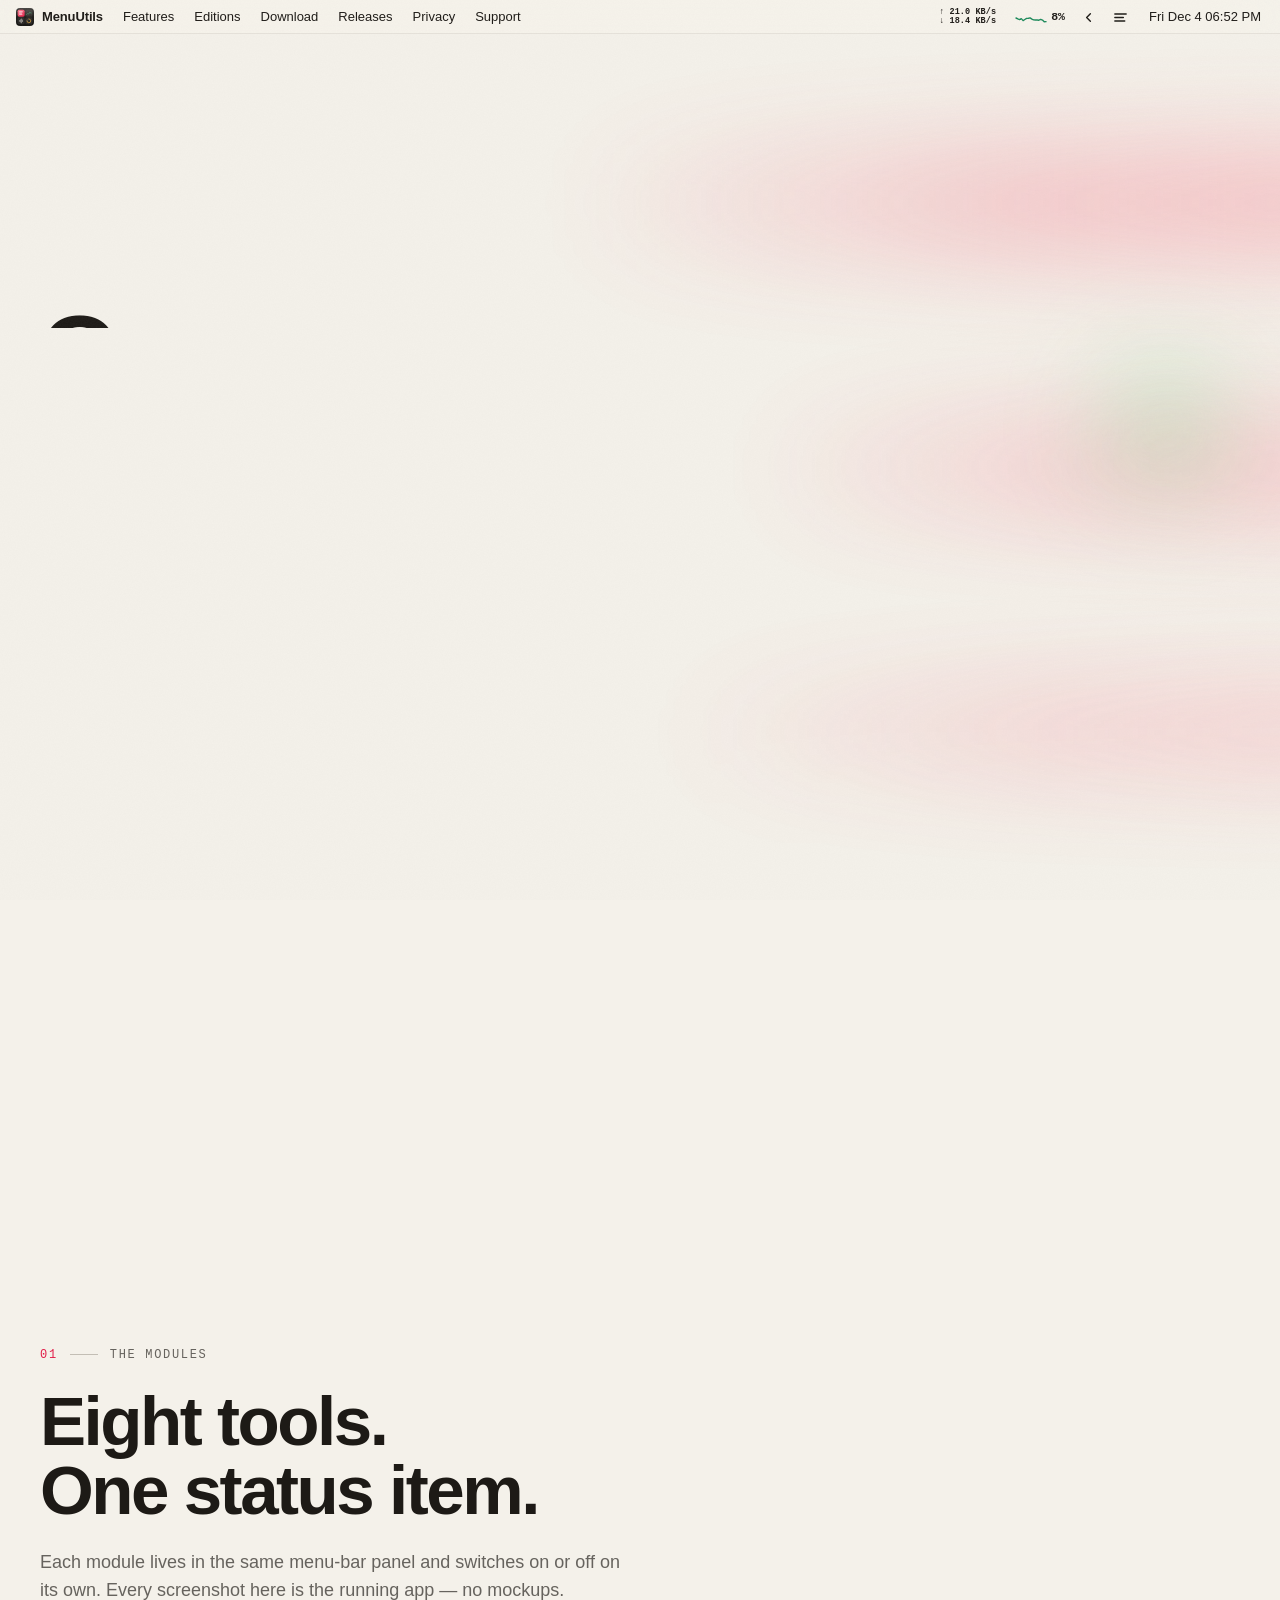
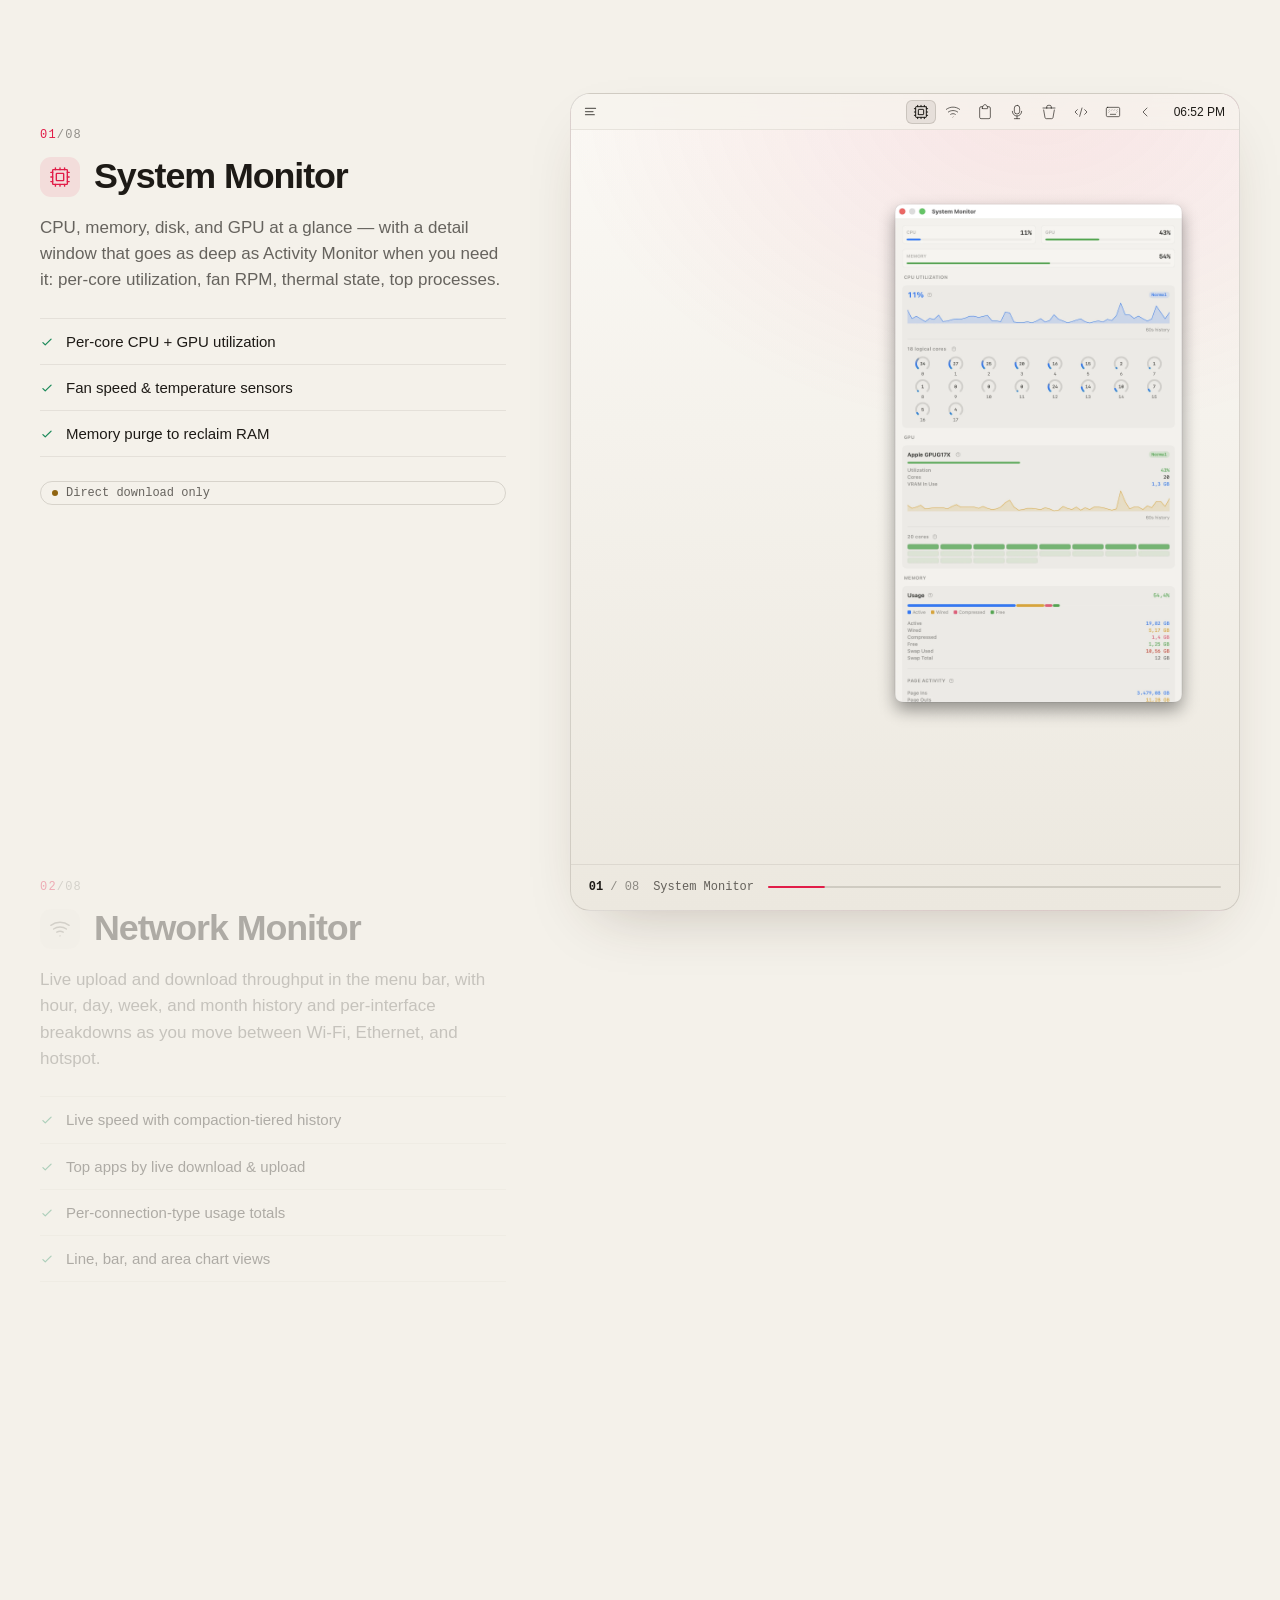
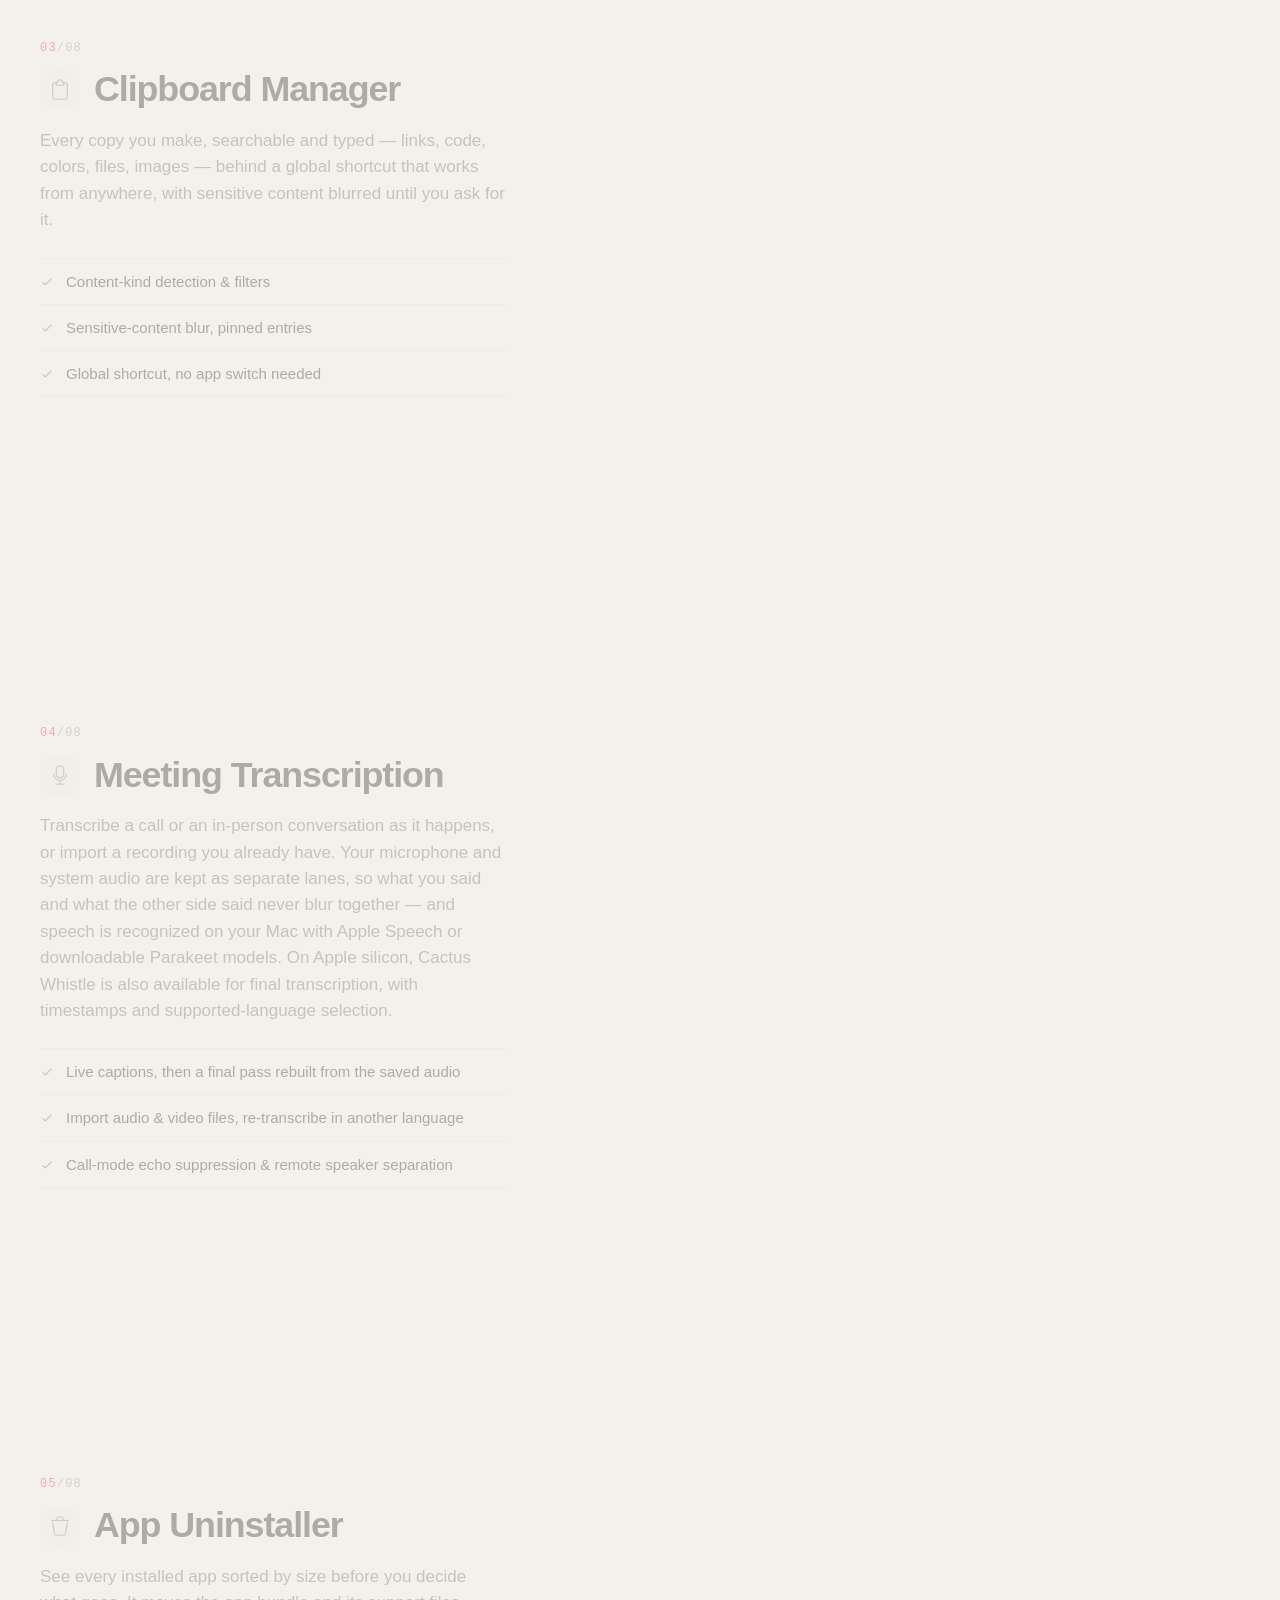
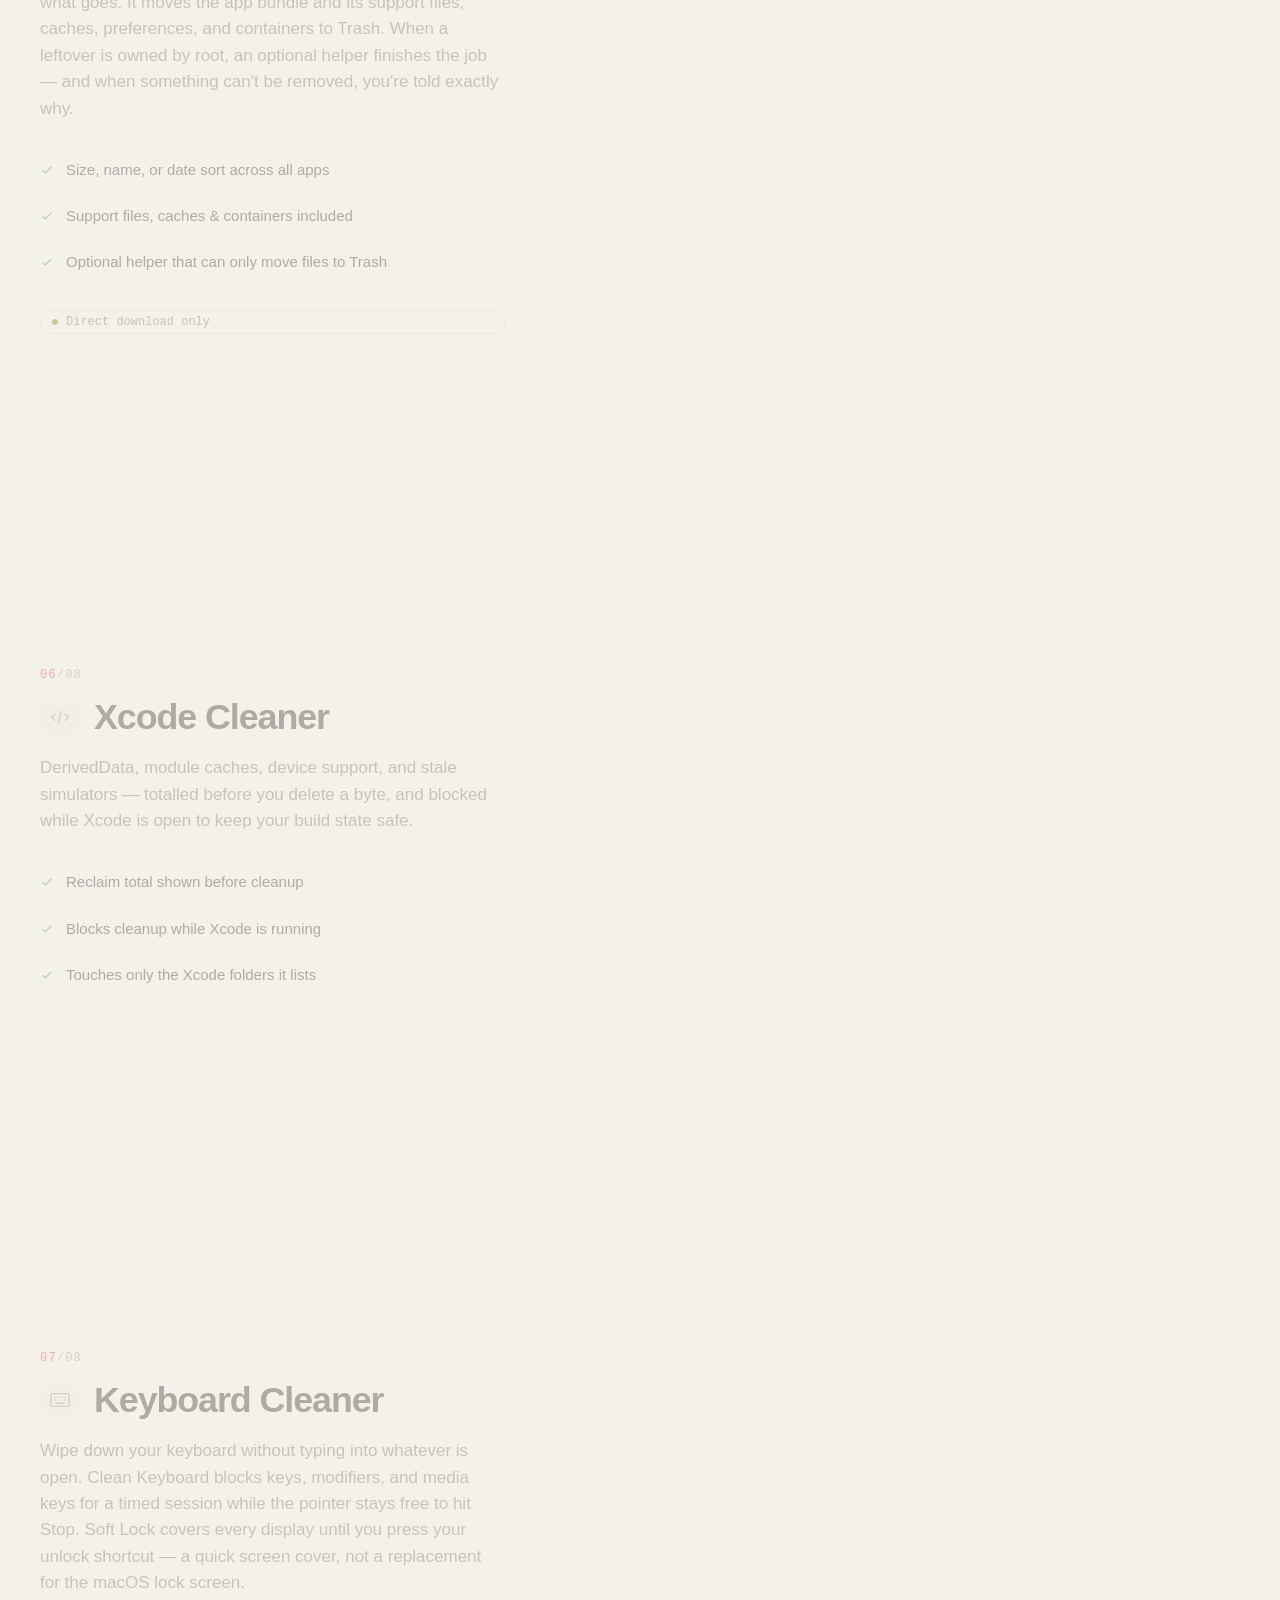
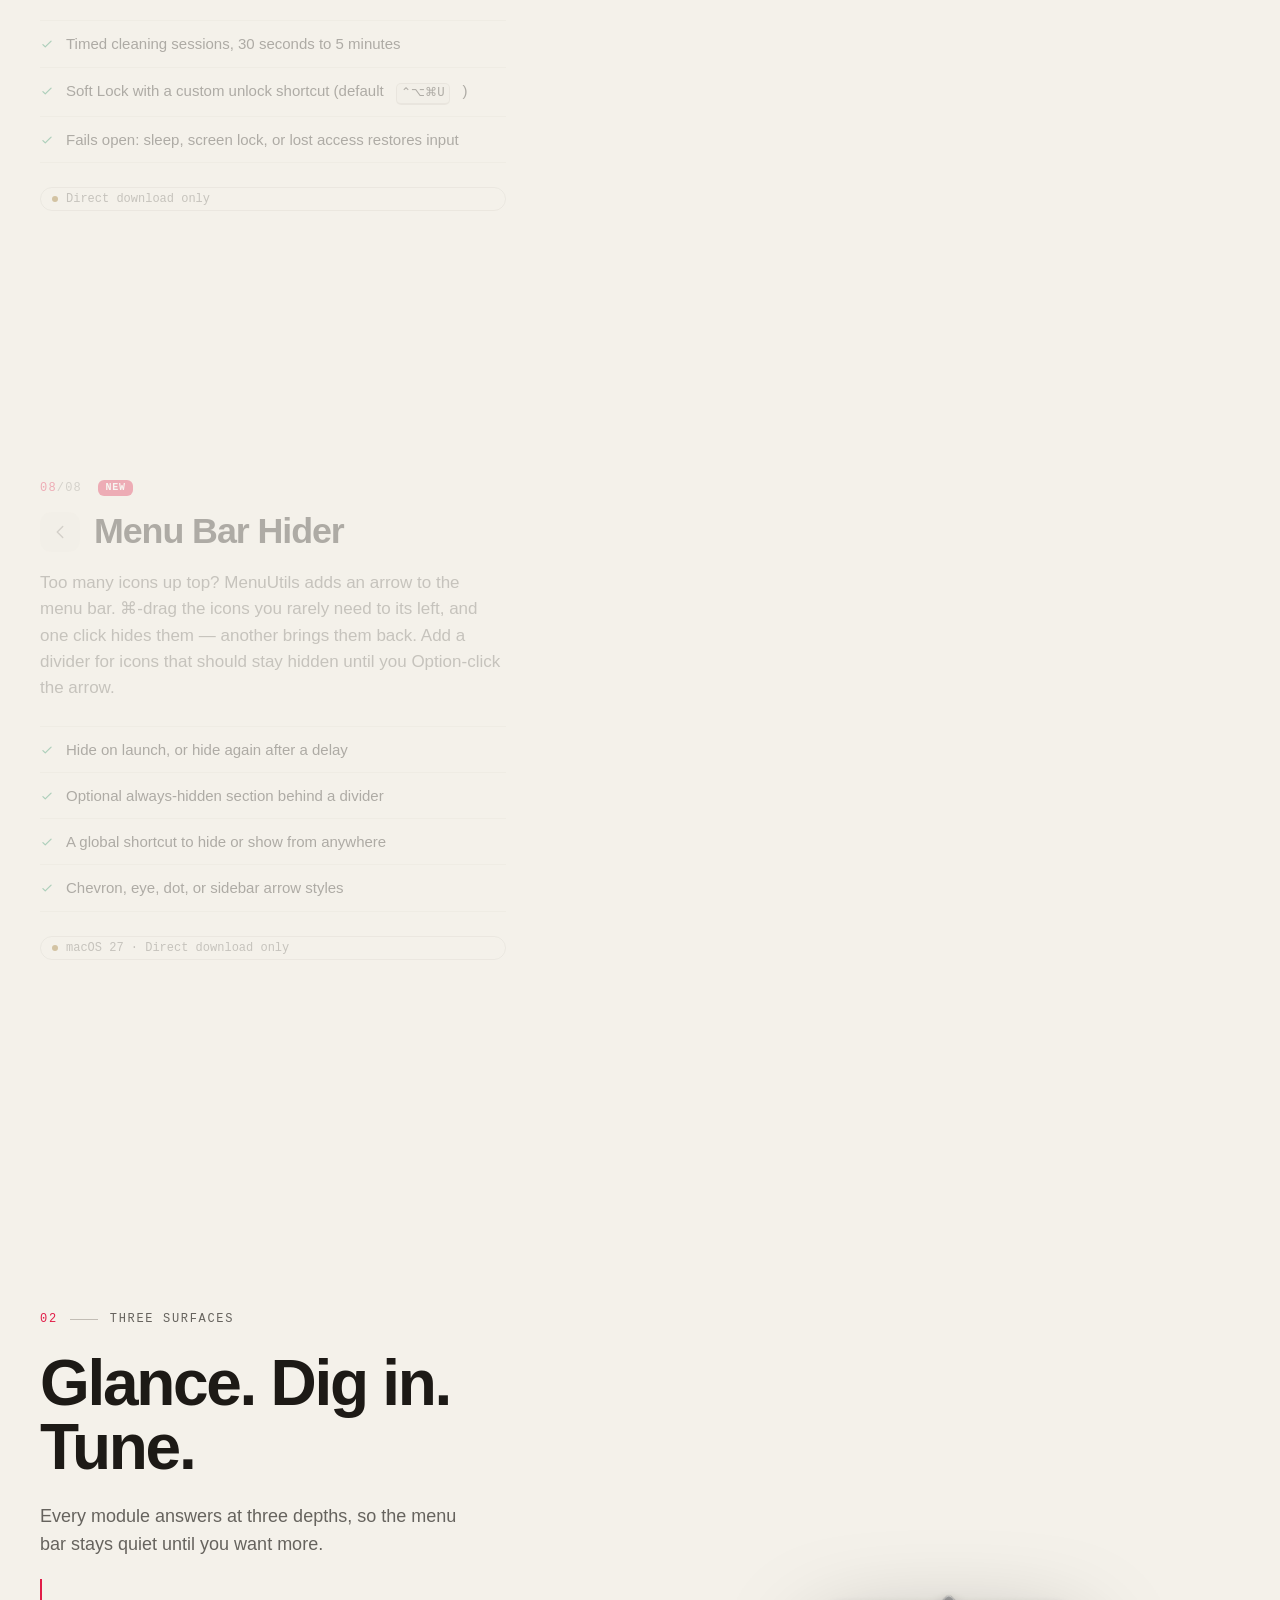
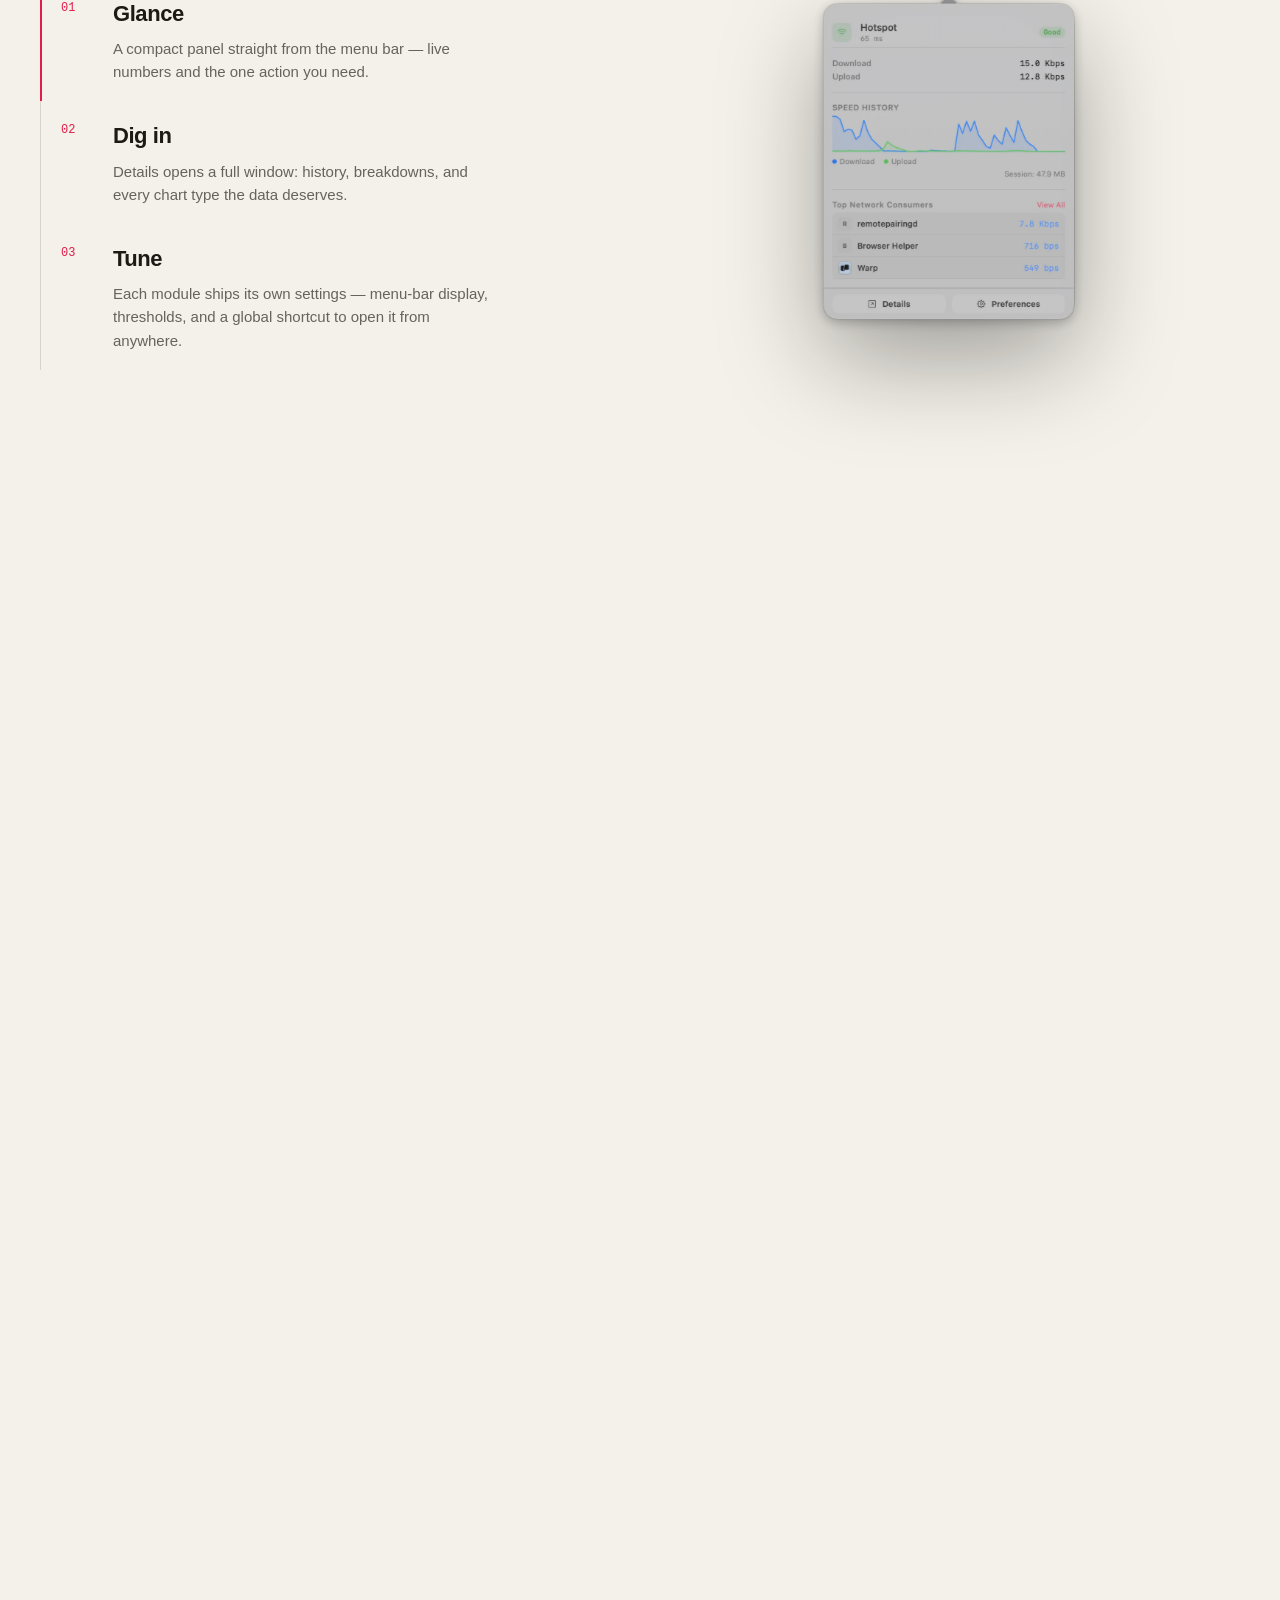
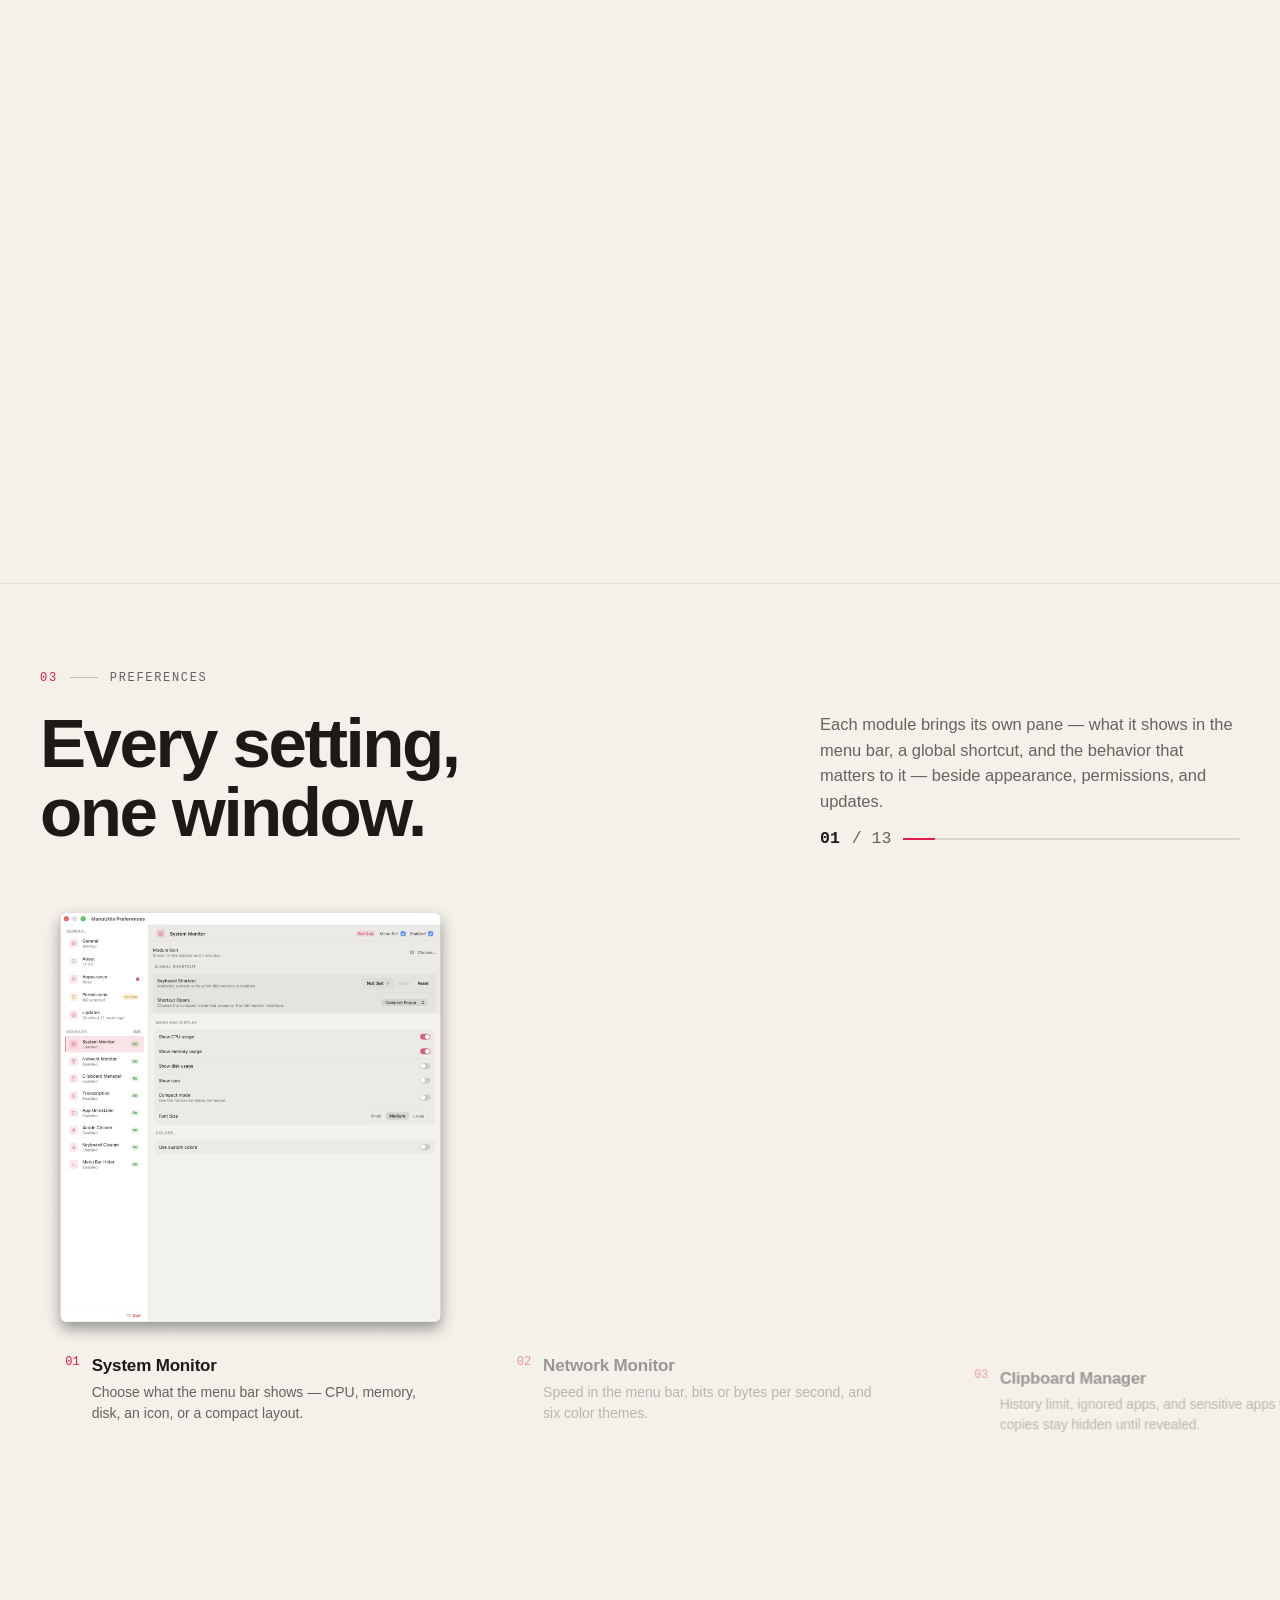
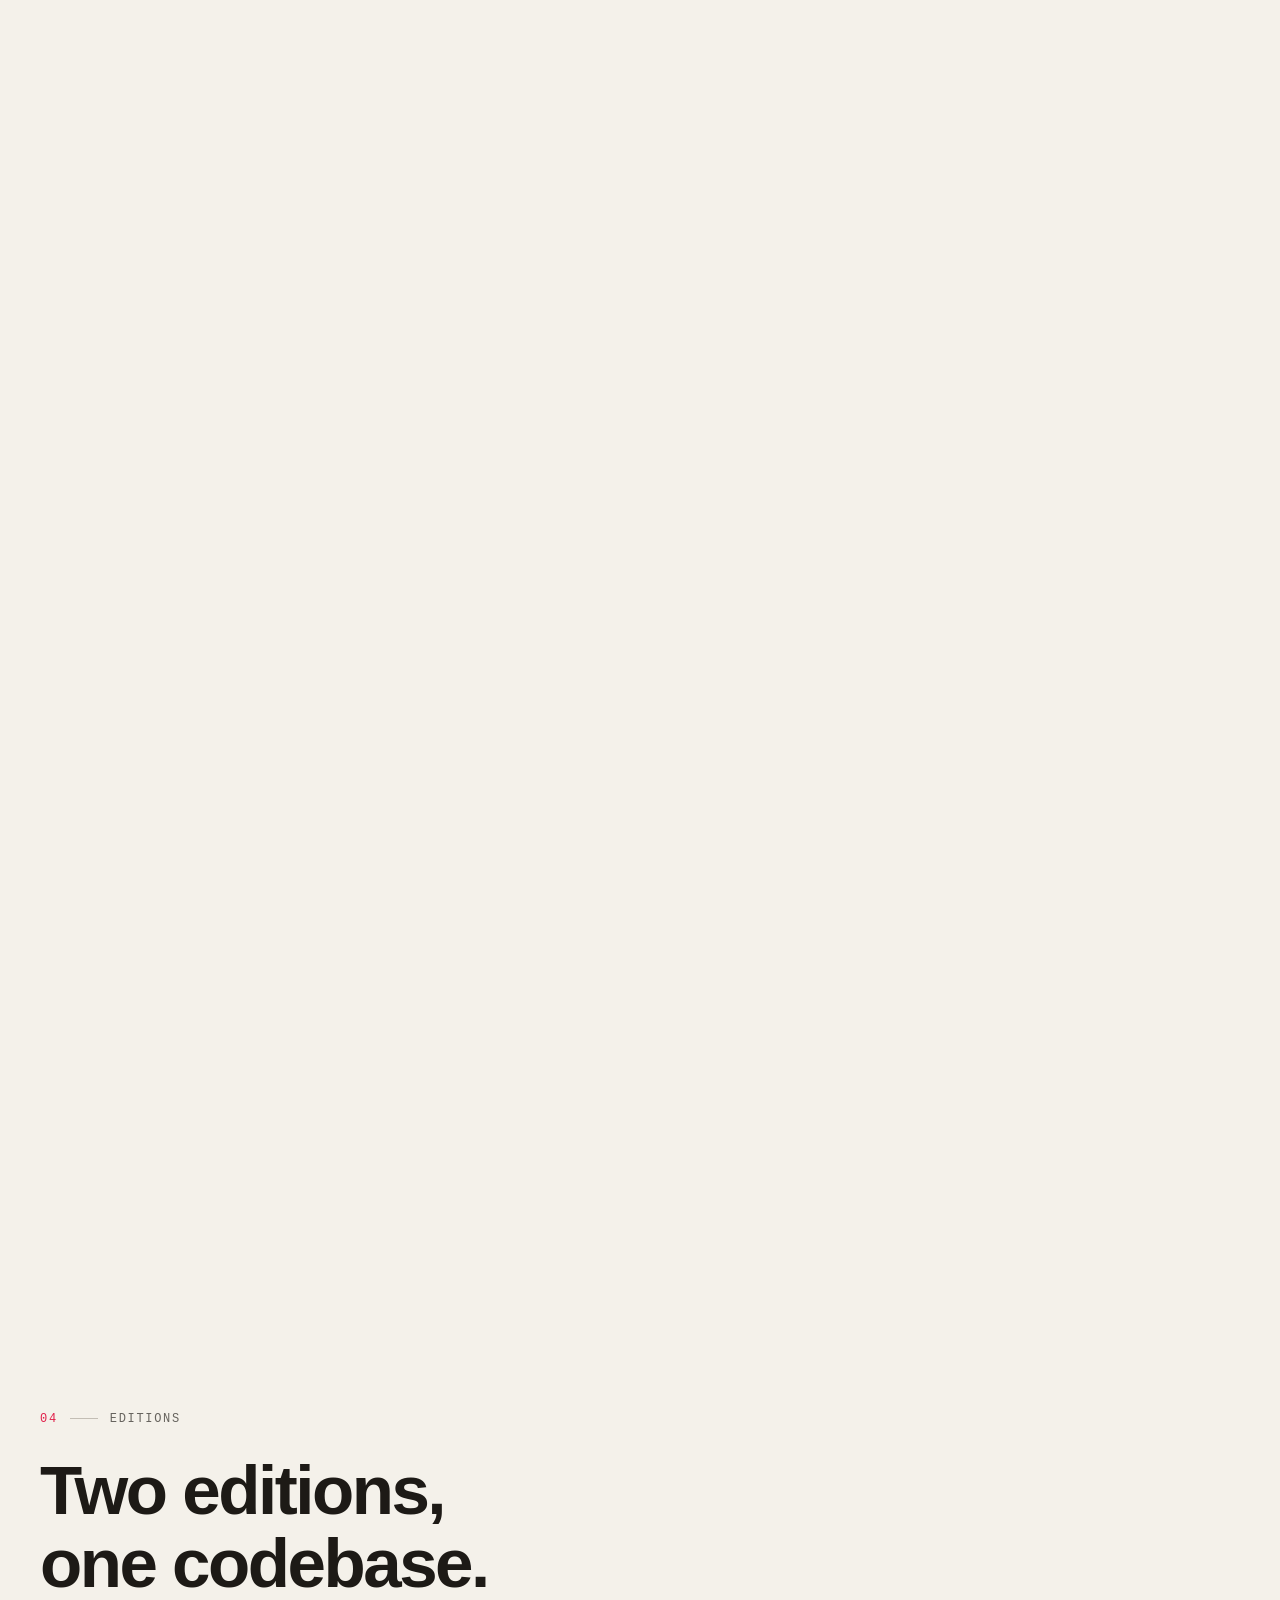
<file: index.html>
<!doctype html>
<html lang="en" class="no-js">
<head>
  <meta charset="utf-8">
  <meta name="viewport" content="width=device-width, initial-scale=1">
  <title>MenuUtils — A modular macOS menu-bar utility</title>
  <meta name="description" content="MenuUtils is a free macOS menu-bar app that consolidates power-user macOS utilities — system and network monitoring, clipboard history, on-device meeting transcription, app uninstaller, Xcode cleanup, keyboard cleaning, and menu bar icon hiding — into one menu-bar app.">
  <meta name="theme-color" content="#141311" media="(prefers-color-scheme: dark)">
  <meta name="theme-color" content="#f4f1ea" media="(prefers-color-scheme: light)">
  <meta property="og:title" content="MenuUtils: One menu bar. Every utility you reach for.">
  <meta property="og:description" content="A free, modular macOS menu-bar utility. System monitoring, clipboard history, on-device meeting transcription, app uninstaller, Xcode cleanup, and keyboard cleaning in one app.">
  <meta property="og:type" content="website">
  <meta property="og:url" content="https://menuutils.dogukaan.dev">
  <meta property="og:image" content="https://menuutils.dogukaan.dev/assets/og-image.png?v=3">
  <meta property="og:image:width" content="2400">
  <meta property="og:image:height" content="1260">
  <meta property="og:image:alt" content="MenuUtils: One menu bar. Every utility you reach for. Network and System Monitor panels dropping from the macOS menu bar.">
  <meta name="twitter:card" content="summary_large_image">
  <script>(function(d){var r=d.documentElement;r.classList.remove('no-js');r.classList.add('js');if(!matchMedia('(prefers-reduced-motion: reduce)').matches){r.classList.add('motion');setTimeout(function(){if(!window.__muMotion)r.classList.remove('motion')},2500)}})(document);</script>
  <script type="application/ld+json">{"@context":"https://schema.org","@type":"SoftwareApplication","name":"MenuUtils","operatingSystem":"macOS 26.0 or later","applicationCategory":"UtilitiesApplication","url":"https://menuutils.dogukaan.dev","offers":{"@type":"Offer","price":"0","priceCurrency":"USD"}}</script>
  <link rel="stylesheet" href="/assets/style.css">
  <link rel="icon" href="/assets/favicon.svg" type="image/svg+xml">
  <script src="/assets/vendor/gsap/gsap.min.js" defer></script>
  <script src="/assets/vendor/gsap/ScrollTrigger.min.js" defer></script>
  <script src="/assets/vendor/gsap/ScrollToPlugin.min.js" defer></script>
  <script src="/assets/vendor/gsap/SplitText.min.js" defer></script>
  <script src="/assets/vendor/gsap/Flip.min.js" defer></script>
  <script src="/assets/vendor/gsap/ScrambleTextPlugin.min.js" defer></script>
  <script src="/assets/site.js" defer></script>
  <script src="/assets/home.js" defer></script>
</head>
<body class="home">

<!-- Iconoir icon sprite (MIT) — referenced via <use href="#ic-…"> -->
<svg class="icon-sprite" aria-hidden="true" xmlns="http://www.w3.org/2000/svg">
  <symbol id="ic-download" viewBox="0 0 24 24"><path d="M6 20L18 20"/><path d="M12 4V16M12 16L15.5 12.5M12 16L8.5 12.5"/></symbol>
  <symbol id="ic-arrow-right" viewBox="0 0 24 24"><path d="M3 12L21 12M21 12L12.5 3.5M21 12L12.5 20.5"/></symbol>
  <symbol id="ic-arrow-up-right" viewBox="0 0 24 24"><path d="M6 18L18 6M18 6H9M18 6V15"/></symbol>
  <symbol id="ic-shopping-bag" viewBox="0 0 24 24"><path d="M19.2609 9.69589L20.6455 18.6959C20.8319 19.9074 19.8945 21 18.6688 21H5.33122C4.10545 21 3.16809 19.9074 3.35448 18.6959L4.73909 9.69589C4.8892 8.72022 5.7287 8 6.71584 8H17.2842C18.2713 8 19.1108 8.72022 19.2609 9.69589Z"/><path d="M14 5C14 3.89543 13.1046 3 12 3C10.8954 3 10 3.89543 10 5"/></symbol>
  <symbol id="ic-wifi" viewBox="0 0 24 24"><path d="M12 19.51L12.01 19.4989"/><path d="M2 8C8 3.5 16 3.5 22 8"/><path d="M5 12C9 9 15 9 19 12"/><path d="M8.5 15.5C10.7504 14.1 13.2498 14.0996 15.5001 15.5"/></symbol>
  <symbol id="ic-cpu" viewBox="0 0 24 24"><path d="M8 15.4V8.6C8 8.26863 8.26863 8 8.6 8H15.4C15.7314 8 16 8.26863 16 8.6V15.4C16 15.7314 15.7314 16 15.4 16H8.6C8.26863 16 8 15.7314 8 15.4Z"/><path d="M20 4.6V19.4C20 19.7314 19.7314 20 19.4 20H4.6C4.26863 20 4 19.7314 4 19.4V4.6C4 4.26863 4.26863 4 4.6 4H19.4C19.7314 4 20 4.26863 20 4.6Z"/><path d="M17 4V2M12 4V2M7 4V2M7 20V22M12 20V22M17 20V22M20 17H22M20 12H22M20 7H22M4 17H2M4 12H2M4 7H2"/></symbol>
  <symbol id="ic-trash" viewBox="0 0 24 24"><path d="M20 9L18.005 20.3463C17.8369 21.3026 17.0062 22 16.0353 22H7.96474C6.99379 22 6.1631 21.3026 5.99496 20.3463L4 9"/><path d="M21 6L15.375 6M3 6L8.625 6M8.625 6V4C8.625 2.89543 9.52043 2 10.625 2H13.375C14.4796 2 15.375 2.89543 15.375 4V6M8.625 6L15.375 6"/></symbol>
  <symbol id="ic-code" viewBox="0 0 24 24"><path d="M13.5 6L10 18.5"/><path d="M6.5 8.5L3 12L6.5 15.5"/><path d="M17.5 8.5L21 12L17.5 15.5"/></symbol>
  <symbol id="ic-paste-clipboard" viewBox="0 0 24 24"><path d="M8.5 4H6C4.89543 4 4 4.89543 4 6V20C4 21.1046 4.89543 22 6 22H18C19.1046 22 20 21.1046 20 20V6C20 4.89543 19.1046 4 18 4H15.5"/><path d="M8 6.4V4.5C8 4.22386 8.22386 4 8.5 4C8.77614 4 9.00422 3.77604 9.05152 3.50398C9.19968 2.65171 9.77399 1 12 1C14.226 1 14.8003 2.65171 14.9485 3.50398C14.9958 3.77604 15.2239 4 15.5 4C15.7761 4 16 4.22386 16 4.5V6.4C16 6.73137 15.7314 7 15.4 7H8.6C8.26863 7 8 6.73137 8 6.4Z"/></symbol>
  <symbol id="ic-mic" viewBox="0 0 24 24"><rect x="8" y="2" width="8" height="13" rx="4"/><path d="M5 11C5 14.866 8.134 18 12 18C15.866 18 19 14.866 19 11M12 18V22M8 22H16"/></symbol>
  <symbol id="ic-keyboard" viewBox="0 0 24 24"><rect x="2" y="5" width="20" height="14" rx="2"/><path d="M6 9.01L6.01 8.999M10 9.01L10.01 8.999M14 9.01L14.01 8.999M18 9.01L18.01 8.999M6 12.01L6.01 11.999M18 12.01L18.01 11.999M8 15.5H16"/></symbol>
  <symbol id="ic-shield" viewBox="0 0 24 24"><path d="M5 18L3.13036 4.91253C3.05646 4.39524 3.39389 3.91247 3.90398 3.79912L11.5661 2.09641C11.8519 2.03291 12.1481 2.03291 12.4339 2.09641L20.096 3.79912C20.6061 3.91247 20.9435 4.39524 20.8696 4.91252L19 18C18.9293 18.495 18.5 21.5 12 21.5C5.5 21.5 5.07071 18.495 5 18Z"/></symbol>
  <symbol id="ic-check" viewBox="0 0 24 24"><path d="M5 13L9 17L19 7"/></symbol>
  <symbol id="ic-xmark" viewBox="0 0 24 24"><path d="M6.75827 17.2426L12.0009 12M17.2435 6.75736L12.0009 12M12.0009 12L6.75827 6.75736M12.0009 12L17.2435 17.2426"/></symbol>
  <symbol id="ic-copy" viewBox="0 0 24 24"><path d="M19.4 20H9.6C9.26863 20 9 19.7314 9 19.4V9.6C9 9.26863 9.26863 9 9.6 9H19.4C19.7314 9 20 9.26863 20 9.6V19.4C20 19.7314 19.7314 20 19.4 20Z"/><path d="M15 9V4.6C15 4.26863 14.7314 4 14.4 4H4.6C4.26863 4 4 4.26863 4 4.6V14.4C4 14.7314 4.26863 15 4.6 15H9"/></symbol>
  <symbol id="ic-user" viewBox="0 0 24 24"><path d="M5 20V19C5 15.134 8.13401 12 12 12C15.866 12 19 15.134 19 19V20"/><path d="M12 12C14.2091 12 16 10.2091 16 8C16 5.79086 14.2091 4 12 4C9.79086 4 8 5.79086 8 8C8 10.2091 9.79086 12 12 12Z"/></symbol>
  <symbol id="ic-stats" viewBox="0 0 24 24"><path d="M20 20H4V4"/><path d="M4 16.5L12 9L15 12L19.5 7.5"/></symbol>
  <symbol id="ic-eye-closed" viewBox="0 0 24 24"><path d="M19.5 16L17.0248 12.6038M12 17.5V14M4.5 16L6.96895 12.6124M3 8C6.6 16 17.4 16 21 8"/></symbol>
  <symbol id="ic-refresh" viewBox="0 0 24 24"><path d="M21.1679 8C19.6247 4.46819 16.1006 2 11.9999 2C6.81459 2 2.55104 5.94668 2.04932 11"/><path d="M17 8H21.4C21.7314 8 22 7.73137 22 7.4V3"/><path d="M2.88146 16C4.42458 19.5318 7.94874 22 12.0494 22C17.2347 22 21.4983 18.0533 22 13"/><path d="M7.04932 16H2.64932C2.31795 16 2.04932 16.2686 2.04932 16.6V21"/></symbol>
  <symbol id="ic-laptop" viewBox="0 0 24 24"><path d="M3.2 14.2222V4C3.2 2.89543 4.09543 2 5.2 2H18.8C19.9046 2 20.8 2.89543 20.8 4V14.2222M3.2 14.2222H20.8M3.2 14.2222L1.71969 19.4556C1.35863 20.7321 2.31762 22 3.64418 22H20.3558C21.6824 22 22.6414 20.7321 22.2803 19.4556L20.8 14.2222"/><path d="M11 19L13 19"/></symbol>
  <symbol id="ic-lock" viewBox="0 0 24 24"><path d="M16 12H17.4C17.7314 12 18 12.2686 18 12.6V19.4C18 19.7314 17.7314 20 17.4 20H6.6C6.26863 20 6 19.7314 6 19.4V12.6C6 12.2686 6.26863 12 6.6 12H8M16 12V8C16 6.66667 15.2 4 12 4C8.8 4 8 6.66667 8 8V12M16 12H8"/></symbol>
  <symbol id="ic-hider" viewBox="0 0 24 24"><path d="M15 6L9 12L15 18"/></symbol>
  <symbol id="ic-cloud" viewBox="0 0 24 24"><path d="M12 5C9.1 5 6.8 7.2 6.6 10.1C4.5 10.4 3 12.2 3 14.3C3 16.6 4.9 18.5 7.2 18.5H16.8C19.1 18.5 21 16.6 21 14.3C21 12.1 19.4 10.4 17.3 10.1C17.1 7.3 14.8 5 12 5Z"/></symbol>
  <symbol id="ic-bluetooth" viewBox="0 0 24 24"><path d="M7 7L17 17L12 22V2L17 7L7 17"/></symbol>
  <symbol id="ic-music" viewBox="0 0 24 24"><path d="M9 18V5L21 3V16"/><circle cx="6" cy="18" r="3"/><circle cx="18" cy="16" r="3"/></symbol>
  <symbol id="ic-chat" viewBox="0 0 24 24"><path d="M3 20V6C3 4.9 3.9 4 5 4H19C20.1 4 21 4.9 21 6V16C21 17.1 20.1 18 19 18H7L3 20Z"/></symbol>
  <symbol id="ic-timer" viewBox="0 0 24 24"><circle cx="12" cy="13" r="8"/><path d="M12 9V13L14.5 15.5M9 2H15"/></symbol>
  <symbol id="ic-battery" viewBox="0 0 24 24"><rect x="2" y="7" width="17" height="10" rx="2.5"/><path d="M22 10.5V13.5"/><path d="M5.5 10.5H12.5V13.5H5.5Z" fill="currentColor"/></symbol>
  <symbol id="ic-menu-glyph" viewBox="0 0 24 24"><path d="M4 7H20M4 12H16M4 17H18"/></symbol>
</svg>

<header class="menubar">
  <div class="menubar-inner">
    <a class="mb-brand" href="/"><svg class="brand-mark" viewBox="100 100 824 824" aria-hidden="true"><defs><linearGradient id="muBg" x1="0" y1="0" x2="0" y2="1"><stop offset="0" stop-color="#2a2824"/><stop offset="1" stop-color="#141311"/></linearGradient><linearGradient id="muCoral" x1="0" y1="0" x2="1" y2="1"><stop offset="0" stop-color="#fb7185"/><stop offset="1" stop-color="#e11d48"/></linearGradient><linearGradient id="muSheen" x1="0" y1="0" x2="0" y2="1"><stop offset="0" stop-color="#fff" stop-opacity=".14"/><stop offset=".5" stop-color="#fff" stop-opacity="0"/></linearGradient></defs><rect x="100" y="100" width="824" height="824" rx="185" fill="url(#muBg)"/><rect x="176" y="176" width="320" height="320" rx="72" fill="url(#muCoral)"/><g fill="#fff"><rect x="236" y="262" width="180" height="30" rx="15"/><rect x="236" y="320" width="140" height="30" rx="15" opacity=".85"/><rect x="236" y="378" width="160" height="30" rx="15" opacity=".7"/></g><rect x="528" y="176" width="320" height="320" rx="72" fill="rgba(255,246,236,.08)" stroke="rgba(255,246,236,.10)" stroke-width="3"/><polyline points="578,400 630,360 676,380 724,300 798,330" fill="none" stroke="#4cc38a" stroke-width="20" stroke-linecap="round" stroke-linejoin="round"/><rect x="176" y="528" width="320" height="320" rx="72" fill="rgba(255,246,236,.08)" stroke="rgba(255,246,236,.10)" stroke-width="3"/><g fill="#f5f0e9" opacity=".8"><rect x="236" y="650" width="26" height="76" rx="13"/><rect x="284" y="610" width="26" height="156" rx="13"/><rect x="332" y="580" width="26" height="216" rx="13"/><rect x="380" y="630" width="26" height="116" rx="13"/></g><rect x="528" y="528" width="320" height="320" rx="72" fill="rgba(255,246,236,.08)" stroke="rgba(255,246,236,.10)" stroke-width="3"/><circle cx="688" cy="688" r="86" fill="none" stroke="rgba(245,240,233,.16)" stroke-width="30"/><path d="M688 602 A86 86 0 1 1 602 688" fill="none" stroke="#e0a83a" stroke-width="30" stroke-linecap="round"/><rect x="100" y="100" width="824" height="824" rx="185" fill="url(#muSheen)"/><rect x="101.5" y="101.5" width="821" height="821" rx="183.5" fill="none" stroke="rgba(255,255,255,.14)" stroke-width="3"/></svg><span>MenuUtils</span></a>
    <nav class="mb-menu" aria-label="Primary">
      <a href="/#features">Features</a>
      <a href="/#editions">Editions</a>
      <a href="/#download">Download</a>
      <a href="/releases">Releases</a>
      <a href="/privacy">Privacy</a>
      <a href="/support">Support</a>
    </nav>
    <div class="mb-status">
      <span class="mb-item mb-net" aria-hidden="true"><span>↑ <b data-readout="up">11.7</b> KB/s</span><span>↓ <b data-readout="down">15.8</b> KB/s</span></span>
      <span class="mb-item mb-cpu" aria-hidden="true"><svg class="mb-spark" viewBox="0 0 30 14" preserveAspectRatio="none"><polyline data-spark points="0,10 30,10"/></svg><span><b data-readout="cpu">22</b>%</span></span>
      <button class="mb-item mb-hider" type="button" aria-pressed="false" aria-label="Hide menu bar icons" title="Hide menu bar icons"><svg class="icon" viewBox="0 0 24 24" aria-hidden="true"><use href="#ic-hider"/></svg></button>
      <button class="mb-item mb-toggle" type="button" aria-expanded="false" aria-controls="mb-pop"><svg class="icon" viewBox="0 0 24 24" aria-hidden="true"><use href="#ic-menu-glyph"/></svg><span class="mb-toggle-label">Menu</span><span class="visually-hidden">Open the MenuUtils menu</span></button>
      <span class="mb-item mb-clock" data-clock aria-hidden="true">Tue 6 Oct 09:41</span>
    </div>
  </div>
  <div class="mb-pop" id="mb-pop" hidden>
    <div class="mb-pop-head">
      <svg class="brand-mark" viewBox="100 100 824 824" aria-hidden="true"><rect x="100" y="100" width="824" height="824" rx="185" fill="url(#muBg)"/><rect x="176" y="176" width="320" height="320" rx="72" fill="url(#muCoral)"/><g fill="#fff"><rect x="236" y="262" width="180" height="30" rx="15"/><rect x="236" y="320" width="140" height="30" rx="15" opacity=".85"/><rect x="236" y="378" width="160" height="30" rx="15" opacity=".7"/></g><rect x="528" y="176" width="320" height="320" rx="72" fill="rgba(255,246,236,.08)" stroke="rgba(255,246,236,.10)" stroke-width="3"/><polyline points="578,400 630,360 676,380 724,300 798,330" fill="none" stroke="#4cc38a" stroke-width="20" stroke-linecap="round" stroke-linejoin="round"/><rect x="176" y="528" width="320" height="320" rx="72" fill="rgba(255,246,236,.08)" stroke="rgba(255,246,236,.10)" stroke-width="3"/><g fill="#f5f0e9" opacity=".8"><rect x="236" y="650" width="26" height="76" rx="13"/><rect x="284" y="610" width="26" height="156" rx="13"/><rect x="332" y="580" width="26" height="216" rx="13"/><rect x="380" y="630" width="26" height="116" rx="13"/></g><rect x="528" y="528" width="320" height="320" rx="72" fill="rgba(255,246,236,.08)" stroke="rgba(255,246,236,.10)" stroke-width="3"/><circle cx="688" cy="688" r="86" fill="none" stroke="rgba(245,240,233,.16)" stroke-width="30"/><path d="M688 602 A86 86 0 1 1 602 688" fill="none" stroke="#e0a83a" stroke-width="30" stroke-linecap="round"/><rect x="100" y="100" width="824" height="824" rx="185" fill="url(#muSheen)"/><rect x="101.5" y="101.5" width="821" height="821" rx="183.5" fill="none" stroke="rgba(255,255,255,.14)" stroke-width="3"/></svg>
      <div><strong>MenuUtils</strong><span>8 modules, 1 status item</span></div>
      <span class="status-pill">Running</span>
    </div>
    <p class="mb-pop-label">Modules</p>
    <ul class="mb-pop-modules">
      <li><a href="/#m-system"><span class="chip"><svg class="icon" viewBox="0 0 24 24" aria-hidden="true"><use href="#ic-cpu"/></svg></span>System Monitor<span class="switch" aria-hidden="true"></span></a></li>
      <li><a href="/#m-network"><span class="chip"><svg class="icon" viewBox="0 0 24 24" aria-hidden="true"><use href="#ic-wifi"/></svg></span>Network Monitor<span class="switch" aria-hidden="true"></span></a></li>
      <li><a href="/#m-clipboard"><span class="chip"><svg class="icon" viewBox="0 0 24 24" aria-hidden="true"><use href="#ic-paste-clipboard"/></svg></span>Clipboard Manager<span class="switch" aria-hidden="true"></span></a></li>
      <li><a href="/#m-transcription"><span class="chip"><svg class="icon" viewBox="0 0 24 24" aria-hidden="true"><use href="#ic-mic"/></svg></span>Meeting Transcription<span class="switch" aria-hidden="true"></span></a></li>
      <li><a href="/#m-uninstaller"><span class="chip"><svg class="icon" viewBox="0 0 24 24" aria-hidden="true"><use href="#ic-trash"/></svg></span>App Uninstaller<span class="switch" aria-hidden="true"></span></a></li>
      <li><a href="/#m-xcode"><span class="chip"><svg class="icon" viewBox="0 0 24 24" aria-hidden="true"><use href="#ic-code"/></svg></span>Xcode Cleaner<span class="switch" aria-hidden="true"></span></a></li>
      <li><a href="/#m-keyboard"><span class="chip"><svg class="icon" viewBox="0 0 24 24" aria-hidden="true"><use href="#ic-keyboard"/></svg></span>Keyboard Cleaner<span class="switch" aria-hidden="true"></span></a></li>
      <li><a href="/#m-hider"><span class="chip"><svg class="icon" viewBox="0 0 24 24" aria-hidden="true"><use href="#ic-hider"/></svg></span>Menu Bar Hider<span class="switch" aria-hidden="true"></span></a></li>
    </ul>
    <p class="mb-pop-label">Site</p>
    <ul class="mb-pop-links">
      <li><a href="/#preferences">Preferences</a></li>
      <li><a href="/#editions">Editions</a></li>
      <li><a href="/releases">Release notes</a></li>
      <li><a href="/privacy">Privacy</a></li>
      <li><a href="/support">Support</a></li>
    </ul>
    <div class="mb-pop-foot">
      <a class="btn btn-primary btn-block" data-release-download href="https://github.com/darkbringer1/menuutils/releases/download/v0.8.7/MenuUtils-0.8.7.dmg"><svg class="icon" viewBox="0 0 24 24" aria-hidden="true"><use href="#ic-download"/></svg> Download for Mac</a>
    </div>
  </div>
</header>

<main>

<!-- Hero -->
<section class="hero" aria-labelledby="hero-title">
  <div class="hero-atmos" aria-hidden="true">
    <span class="atmos-bar atmos-bar-1"></span>
    <span class="atmos-bar atmos-bar-2"></span>
    <span class="atmos-bar atmos-bar-3"></span>
    <span class="atmos-dot"></span>
  </div>
  <div class="container hero-grid">
    <div class="hero-copy">
      <div class="hero-lockup" data-hero>
        <svg class="hero-icon" viewBox="100 100 824 824" aria-hidden="true"><defs><linearGradient id="heroBg" x1="0" y1="0" x2="0" y2="1"><stop offset="0" stop-color="#2a2824"/><stop offset="1" stop-color="#141311"/></linearGradient><linearGradient id="heroCoral" x1="0" y1="0" x2="1" y2="1"><stop offset="0" stop-color="#fb7185"/><stop offset="1" stop-color="#e11d48"/></linearGradient><linearGradient id="heroSheen" x1="0" y1="0" x2="0" y2="1"><stop offset="0" stop-color="#fff" stop-opacity=".14"/><stop offset=".5" stop-color="#fff" stop-opacity="0"/></linearGradient></defs><rect x="100" y="100" width="824" height="824" rx="185" fill="url(#heroBg)"/><rect x="176" y="176" width="320" height="320" rx="72" fill="url(#heroCoral)"/><g fill="#fff"><rect x="236" y="262" width="180" height="30" rx="15"/><rect x="236" y="320" width="140" height="30" rx="15" opacity=".85"/><rect x="236" y="378" width="160" height="30" rx="15" opacity=".7"/></g><rect x="528" y="176" width="320" height="320" rx="72" fill="rgba(255,246,236,.08)" stroke="rgba(255,246,236,.10)" stroke-width="3"/><polyline points="578,400 630,360 676,380 724,300 798,330" fill="none" stroke="#4cc38a" stroke-width="20" stroke-linecap="round" stroke-linejoin="round"/><rect x="176" y="528" width="320" height="320" rx="72" fill="rgba(255,246,236,.08)" stroke="rgba(255,246,236,.10)" stroke-width="3"/><g fill="#f5f0e9" opacity=".8"><rect x="236" y="650" width="26" height="76" rx="13"/><rect x="284" y="610" width="26" height="156" rx="13"/><rect x="332" y="580" width="26" height="216" rx="13"/><rect x="380" y="630" width="26" height="116" rx="13"/></g><rect x="528" y="528" width="320" height="320" rx="72" fill="rgba(255,246,236,.08)" stroke="rgba(255,246,236,.10)" stroke-width="3"/><circle cx="688" cy="688" r="86" fill="none" stroke="rgba(245,240,233,.16)" stroke-width="30"/><path d="M688 602 A86 86 0 1 1 602 688" fill="none" stroke="#e0a83a" stroke-width="30" stroke-linecap="round"/><rect x="100" y="100" width="824" height="824" rx="185" fill="url(#heroSheen)"/><rect x="101.5" y="101.5" width="821" height="821" rx="183.5" fill="none" stroke="rgba(255,255,255,.14)" stroke-width="3"/></svg>
        <div class="hero-lockup-text">
          <p class="hero-app-name">MenuUtils</p>
          <p class="kicker"><span class="live-dot"></span> A menu bar platform for macOS</p>
        </div>
      </div>
      <h1 id="hero-title" class="display" data-hero-title>One menu bar. <span class="accent">Every utility</span> you reach for.</h1>
      <p class="lede" data-hero>MenuUtils folds the power-user tools you keep open all day — system and network monitoring, clipboard history, on-device meeting transcription, app and Xcode cleanup, a keyboard cleaning mode, and a menu bar hider — into one calm, native menu-bar app.</p>
      <div class="cta-row" data-hero>
        <a class="btn btn-primary btn-lg" data-magnetic data-release-download href="https://github.com/darkbringer1/menuutils/releases/download/v0.8.7/MenuUtils-0.8.7.dmg"><svg class="icon" viewBox="0 0 24 24" aria-hidden="true"><use href="#ic-download"/></svg> Download for Mac</a>
        <a class="btn btn-ghost btn-lg" href="#features">See what's inside <svg class="icon" viewBox="0 0 24 24" aria-hidden="true"><use href="#ic-arrow-right"/></svg></a>
      </div>
      <p class="spec-line" data-hero><span class="spec-free"><svg class="icon" viewBox="0 0 24 24" aria-hidden="true"><use href="#ic-check"/></svg>Free, no trial</span> <i></i> macOS 26.0 or later <i></i> Apple Silicon <i></i> Notarized by Apple</p>
    </div>

    <div class="hero-stage" data-hero-stage>
      <div class="hero-shot">
        <img src="/assets/screenshots/hero-stacked-modules.png" alt="MenuUtils menu bar panel with App Uninstaller, Xcode Cleaner, and Keyboard Cleaner stacked in a single dropdown" width="824" height="1230" loading="eager" fetchpriority="high" data-zoomable>
      </div>
      <div class="readout readout-a" data-float="1.2" aria-hidden="true"><span class="readout-k">Apps scanned</span><span class="readout-v">58</span></div>
      <div class="readout readout-b" data-float="-1.6" aria-hidden="true"><span class="readout-k">Reclaimable</span><span class="readout-v readout-warn">90.52 GB</span></div>
      <div class="readout readout-c" data-float="0.9" aria-hidden="true"><span class="readout-k">Soft Lock</span><span class="readout-v"><kbd>⌃</kbd><kbd>⌥</kbd><kbd>⌘</kbd><kbd>U</kbd></span></div>
    </div>
  </div>

  <div class="container">
    <dl class="facts" data-hero>
      <div><dt>Modules</dt><dd data-scramble="08">08</dd></div>
      <div><dt>Accounts</dt><dd data-scramble="00">00</dd></div>
      <div><dt>Telemetry</dt><dd data-scramble="00">00</dd></div>
      <div><dt>Status item</dt><dd data-scramble="01">01</dd></div>
    </dl>
  </div>
</section>

<!-- Modules -->
<section class="modules" id="features" aria-labelledby="modules-title">
  <div class="container">
    <header class="section-head">
      <p class="eyebrow"><span class="sect-no">01</span> The modules</p>
      <h2 id="modules-title" data-split>Eight tools.<br>One status item.</h2>
      <p>Each module lives in the same menu-bar panel and switches on or off on its own. Every screenshot here is the running app — no mockups.</p>
    </header>

    <div class="modules-grid">
      <div class="modules-list">

        <article class="module" id="m-system" data-module="0">
          <p class="module-index"><span>01</span>/08</p>
          <h3 class="module-title"><span class="chip"><svg class="icon" viewBox="0 0 24 24" aria-hidden="true"><use href="#ic-cpu"/></svg></span>System Monitor</h3>
          <p class="module-lede">CPU, memory, disk, and GPU at a glance — with a detail window that goes as deep as Activity Monitor when you need it: per-core utilization, fan RPM, thermal state, top processes.</p>
          <ul class="spec-list">
            <li>Per-core CPU + GPU utilization</li>
            <li>Fan speed &amp; temperature sensors</li>
            <li>Memory purge to reclaim RAM</li>
          </ul>
          <p class="edition-note"><span class="dot dot-warn"></span> Direct download only</p>
          <figure class="module-inline-shot">
            <img src="/assets/screenshots/system-monitor-panel.webp" alt="System Monitor menu bar panel with CPU and GPU history, memory pressure with a Release RAM button, and free disk space" width="824" height="1230" loading="lazy" decoding="async" data-zoomable>
          </figure>
        </article>

        <article class="module" id="m-network" data-module="1">
          <p class="module-index"><span>02</span>/08</p>
          <h3 class="module-title"><span class="chip"><svg class="icon" viewBox="0 0 24 24" aria-hidden="true"><use href="#ic-wifi"/></svg></span>Network Monitor</h3>
          <p class="module-lede">Live upload and download throughput in the menu bar, with hour, day, week, and month history and per-interface breakdowns as you move between Wi-Fi, Ethernet, and hotspot.</p>
          <ul class="spec-list">
            <li>Live speed with compaction-tiered history</li>
            <li>Top apps by live download &amp; upload</li>
            <li>Per-connection-type usage totals</li>
            <li>Line, bar, and area chart views</li>
          </ul>
          <figure class="module-inline-shot">
            <img src="/assets/screenshots/network-monitor-panel.webp" alt="Network Monitor menu bar panel with live download and upload speed on a hotspot, speed history, and the top network consumers" width="824" height="1002" loading="lazy" decoding="async" data-zoomable>
          </figure>
        </article>

        <article class="module" id="m-clipboard" data-module="2">
          <p class="module-index"><span>03</span>/08</p>
          <h3 class="module-title"><span class="chip"><svg class="icon" viewBox="0 0 24 24" aria-hidden="true"><use href="#ic-paste-clipboard"/></svg></span>Clipboard Manager</h3>
          <p class="module-lede">Every copy you make, searchable and typed — links, code, colors, files, images — behind a global shortcut that works from anywhere, with sensitive content blurred until you ask for it.</p>
          <ul class="spec-list">
            <li>Content-kind detection &amp; filters</li>
            <li>Sensitive-content blur, pinned entries</li>
            <li>Global shortcut, no app switch needed</li>
          </ul>
          <figure class="module-inline-shot">
            <img src="/assets/screenshots/clipboard-manager.png" alt="Clipboard Manager panel with searchable history, filters for text, links, email, code, files, images, and cards, a blurred sensitive entry, and a preview of the selected image" width="1960" height="1400" loading="lazy" decoding="async" data-zoomable>
          </figure>
        </article>

        <article class="module" id="m-transcription" data-module="3">
          <p class="module-index"><span>04</span>/08</p>
          <h3 class="module-title"><span class="chip"><svg class="icon" viewBox="0 0 24 24" aria-hidden="true"><use href="#ic-mic"/></svg></span>Meeting Transcription</h3>
          <p class="module-lede">Transcribe a call or an in-person conversation as it happens, or import a recording you already have. Your microphone and system audio are kept as separate lanes, so what you said and what the other side said never blur together — and speech is recognized on your Mac with Apple Speech or downloadable Parakeet models. On Apple silicon, Cactus Whistle is also available for final transcription, with timestamps and supported-language selection.</p>
          <ul class="spec-list">
            <li>Live captions, then a final pass rebuilt from the saved audio</li>
            <li>Import audio &amp; video files, re-transcribe in another language</li>
            <li>Call-mode echo suppression &amp; remote speaker separation</li>
          </ul>
          <figure class="module-inline-shot">
            <img src="/assets/screenshots/transcription-popover.png" alt="Transcription menu bar panel in Call mode with microphone and system audio both ready, a Start Transcription button, and an on-device processing note" width="824" height="758" loading="lazy" decoding="async" data-zoomable>
          </figure>
        </article>

        <article class="module" id="m-uninstaller" data-module="4">
          <p class="module-index"><span>05</span>/08</p>
          <h3 class="module-title"><span class="chip"><svg class="icon" viewBox="0 0 24 24" aria-hidden="true"><use href="#ic-trash"/></svg></span>App Uninstaller</h3>
          <p class="module-lede">See every installed app sorted by size before you decide what goes. It moves the app bundle and its support files, caches, preferences, and containers to Trash. When a leftover is owned by root, an optional helper finishes the job — and when something can't be removed, you're told exactly why.</p>
          <ul class="spec-list">
            <li>Size, name, or date sort across all apps</li>
            <li>Support files, caches &amp; containers included</li>
            <li>Optional helper that can only move files to Trash</li>
          </ul>
          <p class="edition-note"><span class="dot dot-warn"></span> Direct download only</p>
          <figure class="module-inline-shot">
            <img src="/assets/screenshots/detail-uninstaller.webp" alt="App Uninstaller window listing installed apps sorted by size with filters for size, name, and date" width="2024" height="1824" loading="lazy" decoding="async" data-zoomable>
          </figure>
        </article>

        <article class="module" id="m-xcode" data-module="5">
          <p class="module-index"><span>06</span>/08</p>
          <h3 class="module-title"><span class="chip"><svg class="icon" viewBox="0 0 24 24" aria-hidden="true"><use href="#ic-code"/></svg></span>Xcode Cleaner</h3>
          <p class="module-lede">DerivedData, module caches, device support, and stale simulators — totalled before you delete a byte, and blocked while Xcode is open to keep your build state safe.</p>
          <ul class="spec-list">
            <li>Reclaim total shown before cleanup</li>
            <li>Blocks cleanup while Xcode is running</li>
            <li>Touches only the Xcode folders it lists</li>
          </ul>
          <figure class="module-inline-shot">
            <img src="/assets/screenshots/detail-xcode.webp" alt="Xcode Cleaner window with 68.6 GB reclaimable, folder access, and toggles for Derived Data, Module Cache, and Device Support" width="1744" height="1664" loading="lazy" decoding="async" data-zoomable>
          </figure>
        </article>

        <article class="module" id="m-keyboard" data-module="6">
          <p class="module-index"><span>07</span>/08</p>
          <h3 class="module-title"><span class="chip"><svg class="icon" viewBox="0 0 24 24" aria-hidden="true"><use href="#ic-keyboard"/></svg></span>Keyboard Cleaner</h3>
          <p class="module-lede">Wipe down your keyboard without typing into whatever is open. Clean Keyboard blocks keys, modifiers, and media keys for a timed session while the pointer stays free to hit Stop. Soft Lock covers every display until you press your unlock shortcut — a quick screen cover, not a replacement for the macOS lock screen.</p>
          <ul class="spec-list">
            <li>Timed cleaning sessions, 30 seconds to 5 minutes</li>
            <li>Soft Lock with a custom unlock shortcut (default <kbd>⌃⌥⌘U</kbd>)</li>
            <li>Fails open: sleep, screen lock, or lost access restores input</li>
          </ul>
          <p class="edition-note"><span class="dot dot-warn"></span> Direct download only</p>
          <figure class="module-inline-shot">
            <img src="/assets/screenshots/detail-keyboard.webp" alt="Keyboard Cleaner window with Clean Keyboard and Soft Lock, the unlock shortcut, and cleaning duration" width="1584" height="1584" loading="lazy" decoding="async" data-zoomable>
          </figure>
        </article>

        <article class="module" id="m-hider" data-module="7">
          <p class="module-index"><span>08</span>/08 <span class="new-pill">New</span></p>
          <h3 class="module-title"><span class="chip"><svg class="icon" viewBox="0 0 24 24" aria-hidden="true"><use href="#ic-hider"/></svg></span>Menu Bar Hider</h3>
          <p class="module-lede">Too many icons up top? MenuUtils adds an arrow to the menu bar. ⌘-drag the icons you rarely need to its left, and one click hides them — another brings them back. Add a divider for icons that should stay hidden until you Option-click the arrow.</p>
          <ul class="spec-list">
            <li>Hide on launch, or hide again after a delay</li>
            <li>Optional always-hidden section behind a divider</li>
            <li>A global shortcut to hide or show from anywhere</li>
            <li>Chevron, eye, dot, or sidebar arrow styles</li>
          </ul>
          <p class="edition-note"><span class="dot dot-warn"></span> macOS 27 · Direct download only</p>
          <div class="module-inline-shot module-inline-demo">
            <div class="hider-demo" data-hider-demo="inline" aria-hidden="true">
              <div class="hd-bar">
                <span class="hd-group hd-always"><span class="hd-icons"><svg class="icon" viewBox="0 0 24 24"><use href="#ic-timer"/></svg><svg class="icon" viewBox="0 0 24 24"><use href="#ic-music"/></svg></span></span>
                <span class="hd-divider"></span>
                <span class="hd-group hd-hidden"><span class="hd-icons"><svg class="icon" viewBox="0 0 24 24"><use href="#ic-cloud"/></svg><svg class="icon" viewBox="0 0 24 24"><use href="#ic-chat"/></svg><svg class="icon" viewBox="0 0 24 24"><use href="#ic-bluetooth"/></svg></span></span>
                <span class="hd-arrow"><svg class="icon" viewBox="0 0 24 24"><use href="#ic-hider"/></svg></span>
                <span class="hd-group hd-visible"><span class="hd-icons"><svg class="icon" viewBox="0 0 24 24"><use href="#ic-wifi"/></svg><svg class="icon" viewBox="0 0 24 24"><use href="#ic-battery"/></svg><svg class="icon hd-mu" viewBox="0 0 24 24"><use href="#ic-menu-glyph"/></svg></span><span class="hd-clock">9:41</span></span>
              </div>
              <div class="hd-legend">
                <span><i class="hd-key hd-key-always"></i>Always hidden</span>
                <span><i class="hd-key hd-key-hidden"></i>Hidden</span>
                <span><i class="hd-key hd-key-visible"></i>Visible</span>
              </div>
              <p class="hd-status"><b data-hd-title>All icons shown</b><span data-hd-detail>⌘-drag icons left of the arrow to hide them.</span></p>
              <p class="hd-note">Illustration of Menu Bar Hider</p>
            </div>
          </div>
          <figure class="module-inline-shot">
            <img src="/assets/screenshots/detail-hider.webp" alt="Menu Bar Hider window showing icons shown, a Hide Icons button, hidden and visible app counts, and behavior settings" width="1344" height="1664" loading="lazy" decoding="async" data-zoomable>
          </figure>
        </article>

      </div>

      <div class="stage" aria-label="Module preview">
        <div class="stage-sticky">
          <div class="stage-bar">
            <span class="stage-bar-brand"><svg class="icon" viewBox="0 0 24 24" aria-hidden="true"><use href="#ic-menu-glyph"/></svg></span>
            <div class="stage-icons">
              <button type="button" class="stage-icon is-active" data-target="m-system" aria-label="System Monitor"><svg class="icon" viewBox="0 0 24 24" aria-hidden="true"><use href="#ic-cpu"/></svg></button>
              <button type="button" class="stage-icon" data-target="m-network" aria-label="Network Monitor"><svg class="icon" viewBox="0 0 24 24" aria-hidden="true"><use href="#ic-wifi"/></svg></button>
              <button type="button" class="stage-icon" data-target="m-clipboard" aria-label="Clipboard Manager"><svg class="icon" viewBox="0 0 24 24" aria-hidden="true"><use href="#ic-paste-clipboard"/></svg></button>
              <button type="button" class="stage-icon" data-target="m-transcription" aria-label="Meeting Transcription"><svg class="icon" viewBox="0 0 24 24" aria-hidden="true"><use href="#ic-mic"/></svg></button>
              <button type="button" class="stage-icon" data-target="m-uninstaller" aria-label="App Uninstaller"><svg class="icon" viewBox="0 0 24 24" aria-hidden="true"><use href="#ic-trash"/></svg></button>
              <button type="button" class="stage-icon" data-target="m-xcode" aria-label="Xcode Cleaner"><svg class="icon" viewBox="0 0 24 24" aria-hidden="true"><use href="#ic-code"/></svg></button>
              <button type="button" class="stage-icon" data-target="m-keyboard" aria-label="Keyboard Cleaner"><svg class="icon" viewBox="0 0 24 24" aria-hidden="true"><use href="#ic-keyboard"/></svg></button>
              <button type="button" class="stage-icon" data-target="m-hider" aria-label="Menu Bar Hider"><svg class="icon" viewBox="0 0 24 24" aria-hidden="true"><use href="#ic-hider"/></svg></button>
            </div>
            <span class="stage-bar-clock" data-clock-short aria-hidden="true">09:41</span>
          </div>

          <div class="stage-view">
            <div class="scene scene-system is-active" data-scene="0">
              <figure class="layer layer-back"><img src="/assets/screenshots/detail-system.webp" alt="System Monitor window with CPU, GPU, and memory meters, 18 per-core gauges, GPU utilization and VRAM history, and a memory breakdown" width="1544" height="2524" loading="lazy" decoding="async" data-zoomable></figure>
              <figure class="layer layer-front"><img src="/assets/screenshots/system-monitor-panel.webp" alt="System Monitor menu bar panel with CPU and GPU history, memory pressure with a Release RAM button, and free disk space" width="824" height="1230" loading="lazy" decoding="async" data-zoomable></figure>
            </div>
            <div class="scene scene-network" data-scene="1">
              <figure class="layer layer-back"><img src="/assets/screenshots/detail-network.webp" alt="Network Monitor details window with today's usage broken down by Wi-Fi, Ethernet, cellular, and hotspot" width="1504" height="1408" loading="lazy" decoding="async" data-zoomable></figure>
              <figure class="layer layer-front"><img src="/assets/screenshots/network-monitor-panel.webp" alt="Network Monitor menu bar panel with live download and upload speed on a hotspot, speed history, and the top network consumers" width="824" height="1002" loading="lazy" decoding="async" data-zoomable></figure>
            </div>
            <div class="scene scene-clipboard" data-scene="2">
              <figure class="layer layer-back"><img src="/assets/screenshots/prefs-clipboard-manager.webp" alt="Clipboard Manager settings with a global shortcut, history limit, preview pane, ignored apps, and sensitive apps" width="1600" height="1712" loading="lazy" decoding="async" data-zoomable></figure>
              <figure class="layer layer-front"><img src="/assets/screenshots/clipboard-manager.png" alt="Clipboard Manager panel with searchable history, filters for text, links, email, code, files, images, and cards, a blurred sensitive entry, and a preview of the selected image" width="1960" height="1400" loading="lazy" decoding="async" data-zoomable></figure>
            </div>
            <div class="scene scene-transcription" data-scene="3">
              <figure class="layer layer-back"><img src="/assets/screenshots/prefs-transcription.webp" alt="Transcription settings with In Person and Call modes, language, live caption models, and final transcription models including Apple Speech and Parakeet" width="1600" height="1712" loading="lazy" decoding="async" data-zoomable></figure>
              <figure class="layer layer-front"><img src="/assets/screenshots/transcription-popover.png" alt="Transcription menu bar panel in Call mode with microphone and system audio both ready, a Start Transcription button, and an on-device processing note" width="824" height="758" loading="lazy" decoding="async" data-zoomable></figure>
            </div>
            <div class="scene scene-uninstaller" data-scene="4">
              <figure class="layer layer-back"><img src="/assets/screenshots/prefs-app-uninstaller.webp" alt="App Uninstaller settings showing folder access, optional Full Disk Access and App Management, and the privileged helper" width="1600" height="1712" loading="lazy" decoding="async" data-zoomable></figure>
              <figure class="layer layer-front"><img src="/assets/screenshots/detail-uninstaller.webp" alt="App Uninstaller window listing installed apps sorted by size with filters for size, name, and date" width="2024" height="1824" loading="lazy" decoding="async" data-zoomable></figure>
            </div>
            <div class="scene scene-xcode" data-scene="5">
              <figure class="layer layer-back"><img src="/assets/screenshots/detail-xcode.webp" alt="Xcode Cleaner window with 68.6 GB reclaimable, folder access, and toggles for Derived Data, Module Cache, and Device Support" width="1744" height="1664" loading="lazy" decoding="async" data-zoomable></figure>
              <figure class="layer layer-front"><img src="/assets/screenshots/xcode-cleaner-popover.png" alt="Xcode Cleaner menu bar panel showing 90.52 GB reclaimable across 3 selected targets, with a warning that Xcode is running" width="824" height="512" loading="lazy" decoding="async" data-zoomable></figure>
            </div>
            <div class="scene scene-keyboard" data-scene="6">
              <figure class="layer layer-back"><img src="/assets/screenshots/prefs-keyboard-cleaner.webp" alt="Keyboard Cleaner settings with the secret unlock shortcut, time limits, Accessibility access, and recovery rules" width="1600" height="1712" loading="lazy" decoding="async" data-zoomable></figure>
              <figure class="layer layer-front"><img src="/assets/screenshots/detail-keyboard.webp" alt="Keyboard Cleaner window with Clean Keyboard and Soft Lock, the unlock shortcut, and cleaning duration" width="1584" height="1584" loading="lazy" decoding="async" data-zoomable></figure>
            </div>
            <div class="scene scene-hider" data-scene="7">
              <figure class="layer layer-back"><img src="/assets/screenshots/detail-hider.webp" alt="Menu Bar Hider window showing icons shown, a Hide Icons button, hidden and visible app counts, and behavior settings" width="1344" height="1664" loading="lazy" decoding="async" data-zoomable></figure>
              <div class="layer layer-front layer-demo">
              <div class="hider-demo" data-hider-demo aria-hidden="true">
              <div class="hd-bar">
                <span class="hd-group hd-always"><span class="hd-icons"><svg class="icon" viewBox="0 0 24 24"><use href="#ic-timer"/></svg><svg class="icon" viewBox="0 0 24 24"><use href="#ic-music"/></svg></span></span>
                <span class="hd-divider"></span>
                <span class="hd-group hd-hidden"><span class="hd-icons"><svg class="icon" viewBox="0 0 24 24"><use href="#ic-cloud"/></svg><svg class="icon" viewBox="0 0 24 24"><use href="#ic-chat"/></svg><svg class="icon" viewBox="0 0 24 24"><use href="#ic-bluetooth"/></svg></span></span>
                <span class="hd-arrow"><svg class="icon" viewBox="0 0 24 24"><use href="#ic-hider"/></svg></span>
                <span class="hd-group hd-visible"><span class="hd-icons"><svg class="icon" viewBox="0 0 24 24"><use href="#ic-wifi"/></svg><svg class="icon" viewBox="0 0 24 24"><use href="#ic-battery"/></svg><svg class="icon hd-mu" viewBox="0 0 24 24"><use href="#ic-menu-glyph"/></svg></span><span class="hd-clock">9:41</span></span>
              </div>
              <div class="hd-legend">
                <span><i class="hd-key hd-key-always"></i>Always hidden</span>
                <span><i class="hd-key hd-key-hidden"></i>Hidden</span>
                <span><i class="hd-key hd-key-visible"></i>Visible</span>
              </div>
              <p class="hd-status"><b data-hd-title>All icons shown</b><span data-hd-detail>⌘-drag icons left of the arrow to hide them.</span></p>
              <p class="hd-note">Illustration of Menu Bar Hider</p>
            </div>
              </div>
            </div>
          </div>

          <div class="stage-foot">
            <span class="stage-count"><b data-stage-count>01</b> / 08</span>
            <span class="stage-name" data-stage-name>System Monitor</span>
            <span class="stage-progress" aria-hidden="true"><i data-stage-progress></i></span>
          </div>
        </div>
      </div>
    </div>
  </div>
</section>

<!-- Surfaces -->
<section class="depths" id="surfaces" aria-labelledby="depths-title">
  <div class="container depths-grid">
    <div class="depths-copy">
      <p class="eyebrow"><span class="sect-no">02</span> Three surfaces</p>
      <h2 id="depths-title" data-split>Glance. Dig&nbsp;in. Tune.</h2>
      <p class="depths-intro">Every module answers at three depths, so the menu bar stays quiet until you want more.</p>
      <ol class="depth-steps">
        <li class="is-active" data-step="0">
          <span class="depth-no">01</span>
          <div><h3>Glance</h3><p>A compact panel straight from the menu bar — live numbers and the one action you need.</p></div>
        </li>
        <li data-step="1">
          <span class="depth-no">02</span>
          <div><h3>Dig in</h3><p>Details opens a full window: history, breakdowns, and every chart type the data deserves.</p></div>
        </li>
        <li data-step="2">
          <span class="depth-no">03</span>
          <div><h3>Tune</h3><p>Each module ships its own settings — menu-bar display, thresholds, and a global shortcut to open it from anywhere.</p></div>
        </li>
      </ol>
    </div>
    <div class="depths-stack">
      <figure class="depth depth-prefs"><img src="/assets/screenshots/prefs-network-monitor.webp" alt="Network Monitor settings with menu bar display toggles, font and icon size, speed units, and color themes" width="1600" height="1712" loading="lazy" decoding="async" data-zoomable><figcaption>Preferences</figcaption></figure>
      <figure class="depth depth-detail"><img src="/assets/screenshots/detail-network.webp" alt="Network Monitor details window with today's usage broken down by Wi-Fi, Ethernet, cellular, and hotspot" width="1504" height="1408" loading="lazy" decoding="async" data-zoomable><figcaption>Details window</figcaption></figure>
      <figure class="depth depth-panel"><img src="/assets/screenshots/network-monitor-panel.webp" alt="Network Monitor menu bar panel with live download and upload speed on a hotspot, speed history, and the top network consumers" width="824" height="1002" loading="lazy" decoding="async" data-zoomable><figcaption>Menu bar panel</figcaption></figure>
    </div>
  </div>
</section>

<!-- Preferences -->
<section class="prefs" id="preferences" aria-labelledby="prefs-title">
  <div class="prefs-pin">
    <div class="container prefs-head">
      <div>
        <p class="eyebrow"><span class="sect-no">03</span> Preferences</p>
        <h2 id="prefs-title" data-split>Every setting,<br>one window.</h2>
      </div>
      <div class="prefs-aside">
        <p>Each module brings its own pane — what it shows in the menu bar, a global shortcut, and the behavior that matters to it — beside appearance, permissions, and updates.</p>
        <p class="prefs-count" aria-hidden="true"><b data-pref-count>01</b> / 13 <span class="prefs-progress"><i data-pref-progress></i></span></p>
      </div>
    </div>
    <div class="prefs-track" data-prefs-track>
        <figure class="pref-card">
          <img src="/assets/screenshots/prefs-system-monitor.webp" alt="MenuUtils Preferences, System Monitor pane" width="1600" height="1712" loading="lazy" decoding="async" data-zoomable>
          <figcaption><span class="pref-no">01</span><b>System Monitor</b><span class="pref-desc">Choose what the menu bar shows — CPU, memory, disk, an icon, or a compact layout.</span></figcaption>
        </figure>
        <figure class="pref-card">
          <img src="/assets/screenshots/prefs-network-monitor.webp" alt="MenuUtils Preferences, Network Monitor pane" width="1600" height="1712" loading="lazy" decoding="async" data-zoomable>
          <figcaption><span class="pref-no">02</span><b>Network Monitor</b><span class="pref-desc">Speed in the menu bar, bits or bytes per second, and six color themes.</span></figcaption>
        </figure>
        <figure class="pref-card">
          <img src="/assets/screenshots/prefs-clipboard-manager.webp" alt="MenuUtils Preferences, Clipboard Manager pane" width="1600" height="1712" loading="lazy" decoding="async" data-zoomable>
          <figcaption><span class="pref-no">03</span><b>Clipboard Manager</b><span class="pref-desc">History limit, ignored apps, and sensitive apps whose copies stay hidden until revealed.</span></figcaption>
        </figure>
        <figure class="pref-card">
          <img src="/assets/screenshots/prefs-transcription.webp" alt="MenuUtils Preferences, Transcription pane" width="1600" height="1712" loading="lazy" decoding="async" data-zoomable>
          <figcaption><span class="pref-no">04</span><b>Transcription</b><span class="pref-desc">In-person or call mode, language, and the live and final-pass speech models.</span></figcaption>
        </figure>
        <figure class="pref-card">
          <img src="/assets/screenshots/prefs-app-uninstaller.webp" alt="MenuUtils Preferences, App Uninstaller pane" width="1600" height="1712" loading="lazy" decoding="async" data-zoomable>
          <figcaption><span class="pref-no">05</span><b>App Uninstaller</b><span class="pref-desc">Folder access, optional Full Disk Access and App Management, and the privileged helper.</span></figcaption>
        </figure>
        <figure class="pref-card">
          <img src="/assets/screenshots/prefs-xcode-cleaner.webp" alt="MenuUtils Preferences, Xcode Cleaner pane" width="1600" height="1712" loading="lazy" decoding="async" data-zoomable>
          <figcaption><span class="pref-no">06</span><b>Xcode Cleaner</b><span class="pref-desc">Pick what gets cleaned — DerivedData, module cache, device support, SwiftPM cache, archives, simulators.</span></figcaption>
        </figure>
        <figure class="pref-card">
          <img src="/assets/screenshots/prefs-keyboard-cleaner.webp" alt="MenuUtils Preferences, Keyboard Cleaner pane" width="1600" height="1712" loading="lazy" decoding="async" data-zoomable>
          <figcaption><span class="pref-no">07</span><b>Keyboard Cleaner</b><span class="pref-desc">A secret unlock shortcut, session and Soft Lock time limits, and recovery rules.</span></figcaption>
        </figure>
        <figure class="pref-card">
          <img src="/assets/screenshots/prefs-menubar-hider.webp" alt="MenuUtils Preferences, Menu Bar Hider pane" width="1600" height="1712" loading="lazy" decoding="async" data-zoomable>
          <figcaption><span class="pref-no">08</span><b>Menu Bar Hider</b><span class="pref-desc">Hide on launch, hide again after a delay, and an always-hidden section.</span></figcaption>
        </figure>
        <figure class="pref-card">
          <img src="/assets/screenshots/prefs-appearance.webp" alt="MenuUtils Preferences, Appearance pane" width="1600" height="1712" loading="lazy" decoding="async" data-zoomable>
          <figcaption><span class="pref-no">09</span><b>Appearance</b><span class="pref-desc">Six accent themes or your own, menu bar icon size, and a live preview.</span></figcaption>
        </figure>
        <figure class="pref-card">
          <img src="/assets/screenshots/prefs-permissions.webp" alt="MenuUtils Preferences, Permissions pane" width="1600" height="1712" loading="lazy" decoding="async" data-zoomable>
          <figcaption><span class="pref-no">10</span><b>Permissions</b><span class="pref-desc">Every permission each module uses, its status, and a way straight to System Settings.</span></figcaption>
        </figure>
        <figure class="pref-card">
          <img src="/assets/screenshots/prefs-general.webp" alt="MenuUtils Preferences, General pane" width="1600" height="1712" loading="lazy" decoding="async" data-zoomable>
          <figcaption><span class="pref-no">11</span><b>General</b><span class="pref-desc">Open MenuUtils at login.</span></figcaption>
        </figure>
        <figure class="pref-card">
          <img src="/assets/screenshots/prefs-updates.webp" alt="MenuUtils Preferences, Updates pane" width="1600" height="1712" loading="lazy" decoding="async" data-zoomable>
          <figcaption><span class="pref-no">12</span><b>Updates</b><span class="pref-desc">Sparkle checks once a day in the background, or whenever you ask.</span></figcaption>
        </figure>
        <figure class="pref-card">
          <img src="/assets/screenshots/prefs-about.webp" alt="MenuUtils Preferences, About pane" width="1600" height="1712" loading="lazy" decoding="async" data-zoomable>
          <figcaption><span class="pref-no">13</span><b>About</b><span class="pref-desc">Version, license, and where to get help.</span></figcaption>
        </figure>
    </div>
  </div>
</section>

<!-- Editions -->
<section class="editions" id="editions" aria-labelledby="editions-title">
  <div class="container">
    <header class="section-head">
      <p class="eyebrow"><span class="sect-no">04</span> Editions</p>
      <h2 id="editions-title" data-split>Two editions,<br>one codebase.</h2>
      <p>The direct download is the complete product. The Mac App Store edition is sandboxed and leaves out the modules that need access the sandbox can't grant.</p>
    </header>

    <div class="edition-board">
      <div class="seg" role="group" aria-label="Choose an edition">
        <span class="seg-thumb" aria-hidden="true"></span>
        <button type="button" class="seg-btn" data-edition="direct" aria-pressed="true">Direct download</button>
        <button type="button" class="seg-btn" data-edition="mas" aria-pressed="false">Mac App Store</button>
      </div>

      <div class="edition-cols">
        <div class="edition-col">
          <p class="edition-col-head"><svg class="icon" viewBox="0 0 24 24" aria-hidden="true"><use href="#ic-check"/></svg> Included <b data-count-in>8</b></p>
          <ul class="caps" data-caps="in">
            <li class="cap" data-order="0" data-direct="1" data-mas="0"><span class="chip"><svg class="icon" viewBox="0 0 24 24" aria-hidden="true"><use href="#ic-cpu"/></svg></span><span>System Monitor</span><small>CPU, GPU, sensors, memory purge</small></li>
            <li class="cap" data-order="1" data-direct="1" data-mas="1"><span class="chip"><svg class="icon" viewBox="0 0 24 24" aria-hidden="true"><use href="#ic-wifi"/></svg></span><span>Network Monitor</span><small>Live speed, history, top apps</small></li>
            <li class="cap" data-order="2" data-direct="1" data-mas="1"><span class="chip"><svg class="icon" viewBox="0 0 24 24" aria-hidden="true"><use href="#ic-paste-clipboard"/></svg></span><span>Clipboard Manager</span><small>History &amp; global shortcuts</small></li>
            <li class="cap" data-order="3" data-direct="1" data-mas="1"><span class="chip"><svg class="icon" viewBox="0 0 24 24" aria-hidden="true"><use href="#ic-mic"/></svg></span><span>Meeting Transcription</span><small>Microphone &amp; system audio</small></li>
            <li class="cap" data-order="4" data-direct="1" data-mas="0"><span class="chip"><svg class="icon" viewBox="0 0 24 24" aria-hidden="true"><use href="#ic-trash"/></svg></span><span>App Uninstaller</span><small>Incl. root-owned leftovers</small></li>
            <li class="cap" data-order="5" data-direct="1" data-mas="1"><span class="chip"><svg class="icon" viewBox="0 0 24 24" aria-hidden="true"><use href="#ic-code"/></svg></span><span>Xcode Cleaner</span><small>DerivedData, caches, simulators</small></li>
            <li class="cap" data-order="6" data-direct="1" data-mas="0"><span class="chip"><svg class="icon" viewBox="0 0 24 24" aria-hidden="true"><use href="#ic-keyboard"/></svg></span><span>Keyboard Cleaner</span><small>Cleaning mode &amp; Soft Lock</small></li>
            <li class="cap" data-order="7" data-direct="1" data-mas="0"><span class="chip"><svg class="icon" viewBox="0 0 24 24" aria-hidden="true"><use href="#ic-hider"/></svg></span><span>Menu Bar Hider</span><small>macOS 27 · Hide &amp; reveal icons</small></li>
          </ul>
        </div>
        <div class="edition-col edition-col-out">
          <p class="edition-col-head"><svg class="icon" viewBox="0 0 24 24" aria-hidden="true"><use href="#ic-xmark"/></svg> Not in this edition <b data-count-out>0</b></p>
          <ul class="caps" data-caps="out"></ul>
          <p class="caps-empty">Nothing left out. Every module ships in the direct download.</p>
        </div>
      </div>

      <dl class="edition-facts">
        <div><dt>Updates</dt><dd data-fact="updates" data-direct="Sparkle, in-app" data-mas="Through the App Store">Sparkle, in-app</dd></div>
        <div><dt>Sandboxed</dt><dd data-fact="sandbox" data-direct="No" data-mas="Yes">No</dd></div>
        <div><dt>Notarized</dt><dd data-fact="notarized" data-direct="Yes, and stapled" data-mas="Yes, and stapled">Yes, and stapled</dd></div>
        <div><dt>Availability</dt><dd data-fact="availability" data-direct="Available now" data-mas="Coming soon">Available now</dd></div>
      </dl>
    </div>

    <details class="matrix-details">
      <summary>Full comparison table</summary>
      <div class="table-wrap">
        <table class="matrix">
          <thead>
            <tr><th scope="col">Capability</th><th scope="col">Direct download</th><th scope="col">Mac App Store</th></tr>
          </thead>
          <tbody>
            <tr><th scope="row">System Monitor — CPU, GPU, memory, disk, sensors, memory purge</th><td class="yes">Yes</td><td class="no">No</td></tr>
            <tr><th scope="row">Network Monitor</th><td class="yes">Yes</td><td class="yes">Yes</td></tr>
            <tr><th scope="row">Clipboard Manager &amp; global shortcuts</th><td class="yes">Yes</td><td class="yes">Yes</td></tr>
            <tr><th scope="row">Meeting Transcription — microphone &amp; system audio</th><td class="yes">Yes</td><td class="yes">Yes</td></tr>
            <tr><th scope="row">App Uninstaller &amp; root-owned leftover cleanup</th><td class="yes">Yes</td><td class="no">No</td></tr>
            <tr><th scope="row">Xcode Cleaner</th><td class="yes">Yes</td><td class="yes">Yes</td></tr>
            <tr><th scope="row">Keyboard Cleaner &amp; Soft Lock</th><td class="yes">Yes</td><td class="no">No</td></tr>
            <tr><th scope="row">Menu Bar Hider (macOS 27)</th><td class="yes">Yes</td><td class="no">No</td></tr>
            <tr><th scope="row">Self-update (Sparkle)</th><td class="yes">Yes</td><td class="no">Via App Store</td></tr>
            <tr><th scope="row">Sandboxed</th><td class="no">No</td><td class="yes">Yes</td></tr>
            <tr><th scope="row">Notarized &amp; stapled</th><td class="yes">Yes</td><td class="yes">Yes</td></tr>
          </tbody>
        </table>
      </div>
    </details>
  </div>
</section>

<!-- Privacy -->
<section class="privacy" id="privacy" aria-labelledby="privacy-title">
  <div class="container">
    <p class="eyebrow"><span class="sect-no">05</span> Private by design</p>
    <h2 id="privacy-title" class="privacy-statement" data-words>Your clipboard, your meetings, your keystrokes — <span class="accent">none of it leaves your Mac.</span></h2>

    <ul class="privacy-grid">
      <li data-reveal><svg class="icon" viewBox="0 0 24 24" aria-hidden="true"><use href="#ic-user"/></svg><strong>No accounts</strong><span>Nothing to sign up for, nothing to sign in to.</span></li>
      <li data-reveal><svg class="icon" viewBox="0 0 24 24" aria-hidden="true"><use href="#ic-stats"/></svg><strong>No analytics</strong><span>No usage telemetry and no uploaded crash reports.</span></li>
      <li data-reveal><svg class="icon" viewBox="0 0 24 24" aria-hidden="true"><use href="#ic-eye-closed"/></svg><strong>No tracking SDKs</strong><span>No advertising, no third-party trackers of any kind.</span></li>
      <li data-reveal><svg class="icon" viewBox="0 0 24 24" aria-hidden="true"><use href="#ic-laptop"/></svg><strong>On-device speech</strong><span>Audio and transcripts are recognized and stored locally.</span></li>
    </ul>

    <div class="outbound" data-reveal>
      <p class="outbound-head">The only times MenuUtils goes online</p>
      <ul>
        <li><svg class="icon" viewBox="0 0 24 24" aria-hidden="true"><use href="#ic-refresh"/></svg><div><strong>Update checks</strong><span>Direct download only. A standard HTTPS request to this site's update feed.</span></div></li>
        <li><svg class="icon" viewBox="0 0 24 24" aria-hidden="true"><use href="#ic-download"/></svg><div><strong>Speech models you choose</strong><span>Downloaded once from Hugging Face, then run entirely on your Mac.</span></div></li>
      </ul>
      <a class="btn btn-ghost" href="/privacy"><svg class="icon" viewBox="0 0 24 24" aria-hidden="true"><use href="#ic-shield"/></svg> Read the privacy policy</a>
    </div>
  </div>
</section>

<!-- Download -->
<section class="download" id="download" aria-labelledby="download-title">
  <div class="container download-grid">
    <div class="download-icon" aria-hidden="true">
      <div class="app-icon" data-tilt>
        <svg viewBox="100 100 824 824" aria-hidden="true"><defs><linearGradient id="iconBg" x1="0" y1="0" x2="0" y2="1"><stop offset="0" stop-color="#2a2824"/><stop offset="1" stop-color="#141311"/></linearGradient><linearGradient id="iconCoral" x1="0" y1="0" x2="1" y2="1"><stop offset="0" stop-color="#fb7185"/><stop offset="1" stop-color="#e11d48"/></linearGradient><linearGradient id="iconSheen" x1="0" y1="0" x2="0" y2="1"><stop offset="0" stop-color="#fff" stop-opacity=".14"/><stop offset=".5" stop-color="#fff" stop-opacity="0"/></linearGradient></defs><rect x="100" y="100" width="824" height="824" rx="185" fill="url(#iconBg)"/><rect x="176" y="176" width="320" height="320" rx="72" fill="url(#iconCoral)"/><g fill="#fff"><rect class="icon-bar" x="236" y="262" width="180" height="30" rx="15"/><rect class="icon-bar" x="236" y="320" width="140" height="30" rx="15" opacity=".85"/><rect class="icon-bar" x="236" y="378" width="160" height="30" rx="15" opacity=".7"/></g><rect x="528" y="176" width="320" height="320" rx="72" fill="rgba(255,246,236,.08)" stroke="rgba(255,246,236,.10)" stroke-width="3"/><polyline points="578,400 630,360 676,380 724,300 798,330" fill="none" stroke="#4cc38a" stroke-width="20" stroke-linecap="round" stroke-linejoin="round"/><rect x="176" y="528" width="320" height="320" rx="72" fill="rgba(255,246,236,.08)" stroke="rgba(255,246,236,.10)" stroke-width="3"/><g fill="#f5f0e9" opacity=".8"><rect class="icon-wave" x="236" y="650" width="26" height="76" rx="13"/><rect class="icon-wave" x="284" y="610" width="26" height="156" rx="13"/><rect class="icon-wave" x="332" y="580" width="26" height="216" rx="13"/><rect class="icon-wave" x="380" y="630" width="26" height="116" rx="13"/></g><rect x="528" y="528" width="320" height="320" rx="72" fill="rgba(255,246,236,.08)" stroke="rgba(255,246,236,.10)" stroke-width="3"/><circle cx="688" cy="688" r="86" fill="none" stroke="rgba(245,240,233,.16)" stroke-width="30"/><path d="M688 602 A86 86 0 1 1 602 688" fill="none" stroke="#e0a83a" stroke-width="30" stroke-linecap="round"/><rect x="100" y="100" width="824" height="824" rx="185" fill="url(#iconSheen)"/><rect x="101.5" y="101.5" width="821" height="821" rx="183.5" fill="none" stroke="rgba(255,255,255,.14)" stroke-width="3"/></svg>
      </div>
      <span class="icon-shadow"></span>
    </div>
    <div class="download-copy">
      <p class="eyebrow"><span class="sect-no">06</span> Get it</p>
      <h2 id="download-title" data-split>Put it in your<br>menu bar.</h2>
      <p>The direct download is the complete edition, and it costs nothing — no trial clock, no account, no feature paywall. Every module and Sparkle self-updates, signed with Developer ID and notarized by Apple.</p>
      <div class="cta-row">
        <a class="btn btn-primary btn-lg" data-magnetic data-release-download href="https://github.com/darkbringer1/menuutils/releases/download/v0.8.7/MenuUtils-0.8.7.dmg"><svg class="icon" viewBox="0 0 24 24" aria-hidden="true"><use href="#ic-download"/></svg> Get the latest DMG</a>
        <a class="btn btn-ghost btn-lg" href="https://github.com/darkbringer1/menuutils/releases">All releases <svg class="icon" viewBox="0 0 24 24" aria-hidden="true"><use href="#ic-arrow-up-right"/></svg></a>
      </div>
      <p class="spec-line"><span class="spec-free"><svg class="icon" viewBox="0 0 24 24" aria-hidden="true"><use href="#ic-check"/></svg>Free, no trial</span> <i></i> macOS 26.0 or later <i></i> Apple Silicon</p>

      <div class="download-cards">
        <div class="mini-card">
          <svg class="icon" viewBox="0 0 24 24" aria-hidden="true"><use href="#ic-shopping-bag"/></svg>
          <div><strong>Mac App Store</strong><span>Sandboxed edition with Network Monitor, Clipboard Manager, Meeting Transcription, and Xcode Cleaner. Linked here once approved.</span></div>
          <span class="status-pill status-pill-muted">Coming soon</span>
        </div>
        <div class="mini-card verify">
          <svg class="icon" viewBox="0 0 24 24" aria-hidden="true"><use href="#ic-shield"/></svg>
          <div><strong>Verify the download</strong><span>Gatekeeper checks the notarization on first launch. To check it yourself:</span>
            <div class="cmd"><code>spctl --assess --type open --context context:primary-signature -vv MenuUtils.dmg</code><button type="button" class="cmd-copy" data-copy aria-label="Copy command"><svg class="icon" viewBox="0 0 24 24" aria-hidden="true"><use href="#ic-copy"/></svg></button></div>
          </div>
        </div>
      </div>
    </div>
  </div>
</section>

<!-- RELEASE_LATEST_START -->
<section class="latest" id="latest-release" aria-labelledby="latest-title">
  <div class="container">
    <div class="latest-card" data-reveal>
      <div class="latest-meta">
        <p class="eyebrow">Latest release</p>
        <p class="latest-number" aria-hidden="true">0.8.7</p>
        <h2 id="latest-title">MenuUtils 0.8.7</h2>
        <p class="latest-date">Released November 22, 2026. Signed with Developer ID and notarized by Apple.</p>
      </div>
      <div class="latest-body">
        <ul class="change-list">
          <li><span class="change-kind" data-kind="fixed">Fixed</span> Fixed menu bar popovers showing a legacy vertical scrollbar gutter on macOS by suppressing scroll indicators unconditionally.</li>
        </ul>
        <div class="cta-row">
          <a class="btn btn-primary" href="https://github.com/darkbringer1/menuutils/releases/download/v0.8.7/MenuUtils-0.8.7.dmg">Download 0.8.7</a>
          <a class="btn btn-ghost" href="/releases">All release notes</a>
        </div>
        <p class="checksum"><span>SHA-256</span> <code>81e281e55fc1c618688bc1f799ee749fe953eaace5438bc379c3e311f6c90335</code></p>
      </div>
    </div>
  </div>
</section>
<!-- RELEASE_LATEST_END -->

</main>

<footer class="site-footer">
  <div class="container footer-inner">
    <div class="footer-links">
      <a href="/#features">Features</a>
      <a href="/#editions">Editions</a>
      <a href="/releases">Releases</a>
      <a href="/privacy">Privacy</a>
      <a href="/support">Support</a>
      <a href="mailto:menuutils@dogukaan.dev">Contact</a>
    </div>
    <p class="footer-note">© 2026 MenuUtils. Made by <a href="https://dogukaan.dev/">Doğukaan</a>.</p>
  </div>
  <div class="footer-mark" aria-hidden="true"><span>MenuUtils</span></div>
</footer>

</body>
</html>
</file>
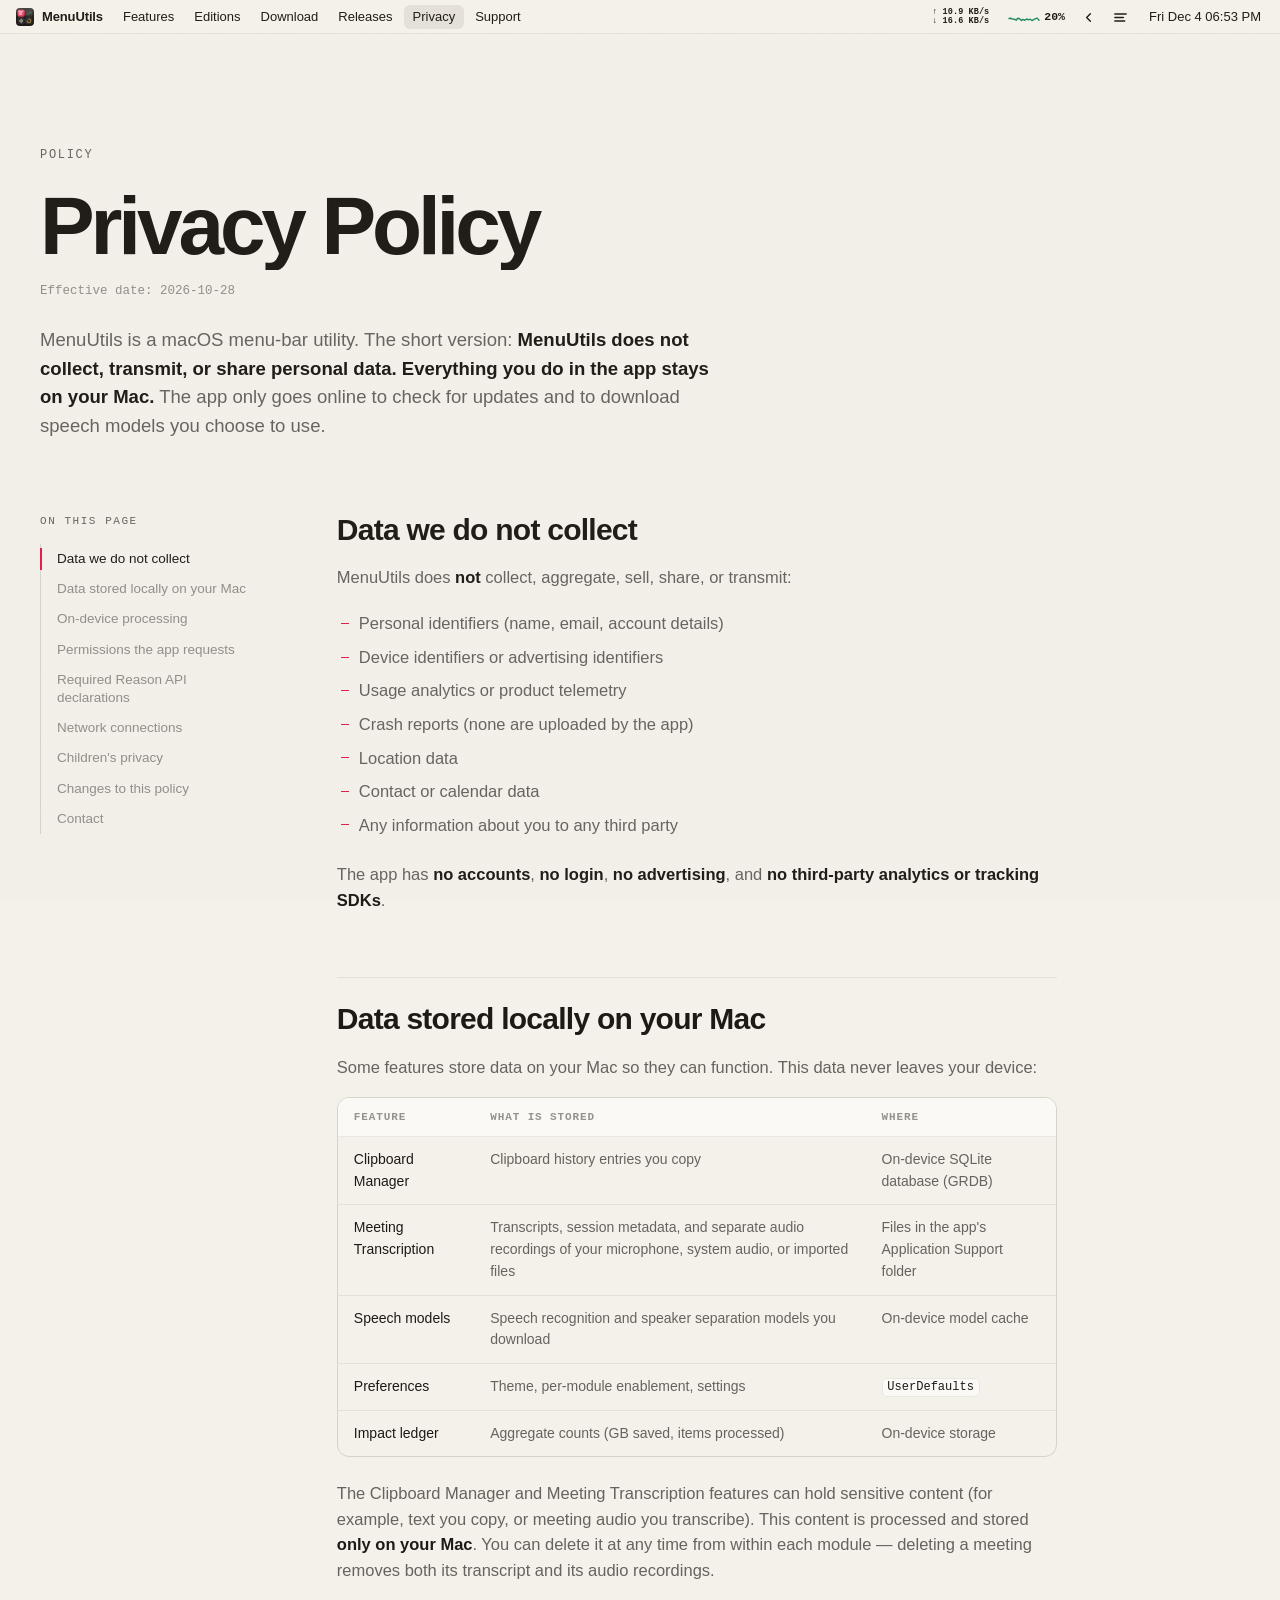
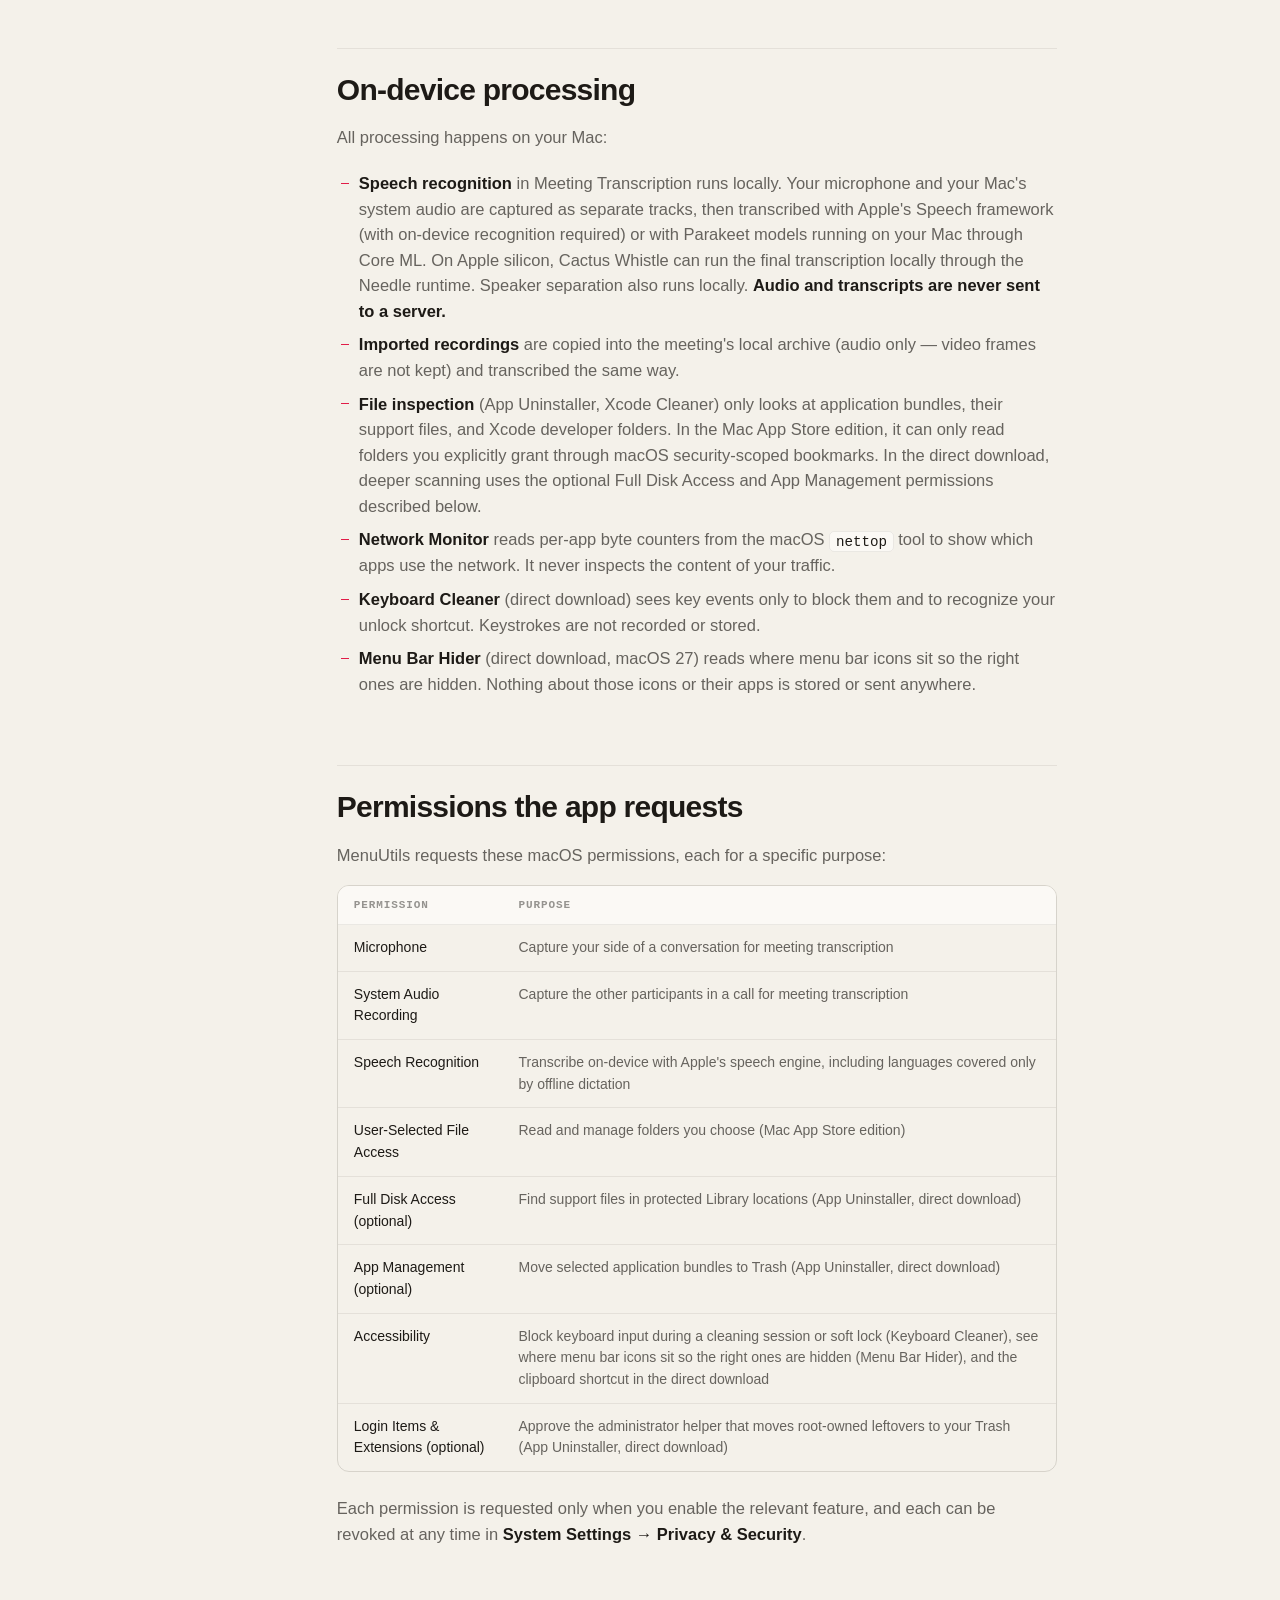
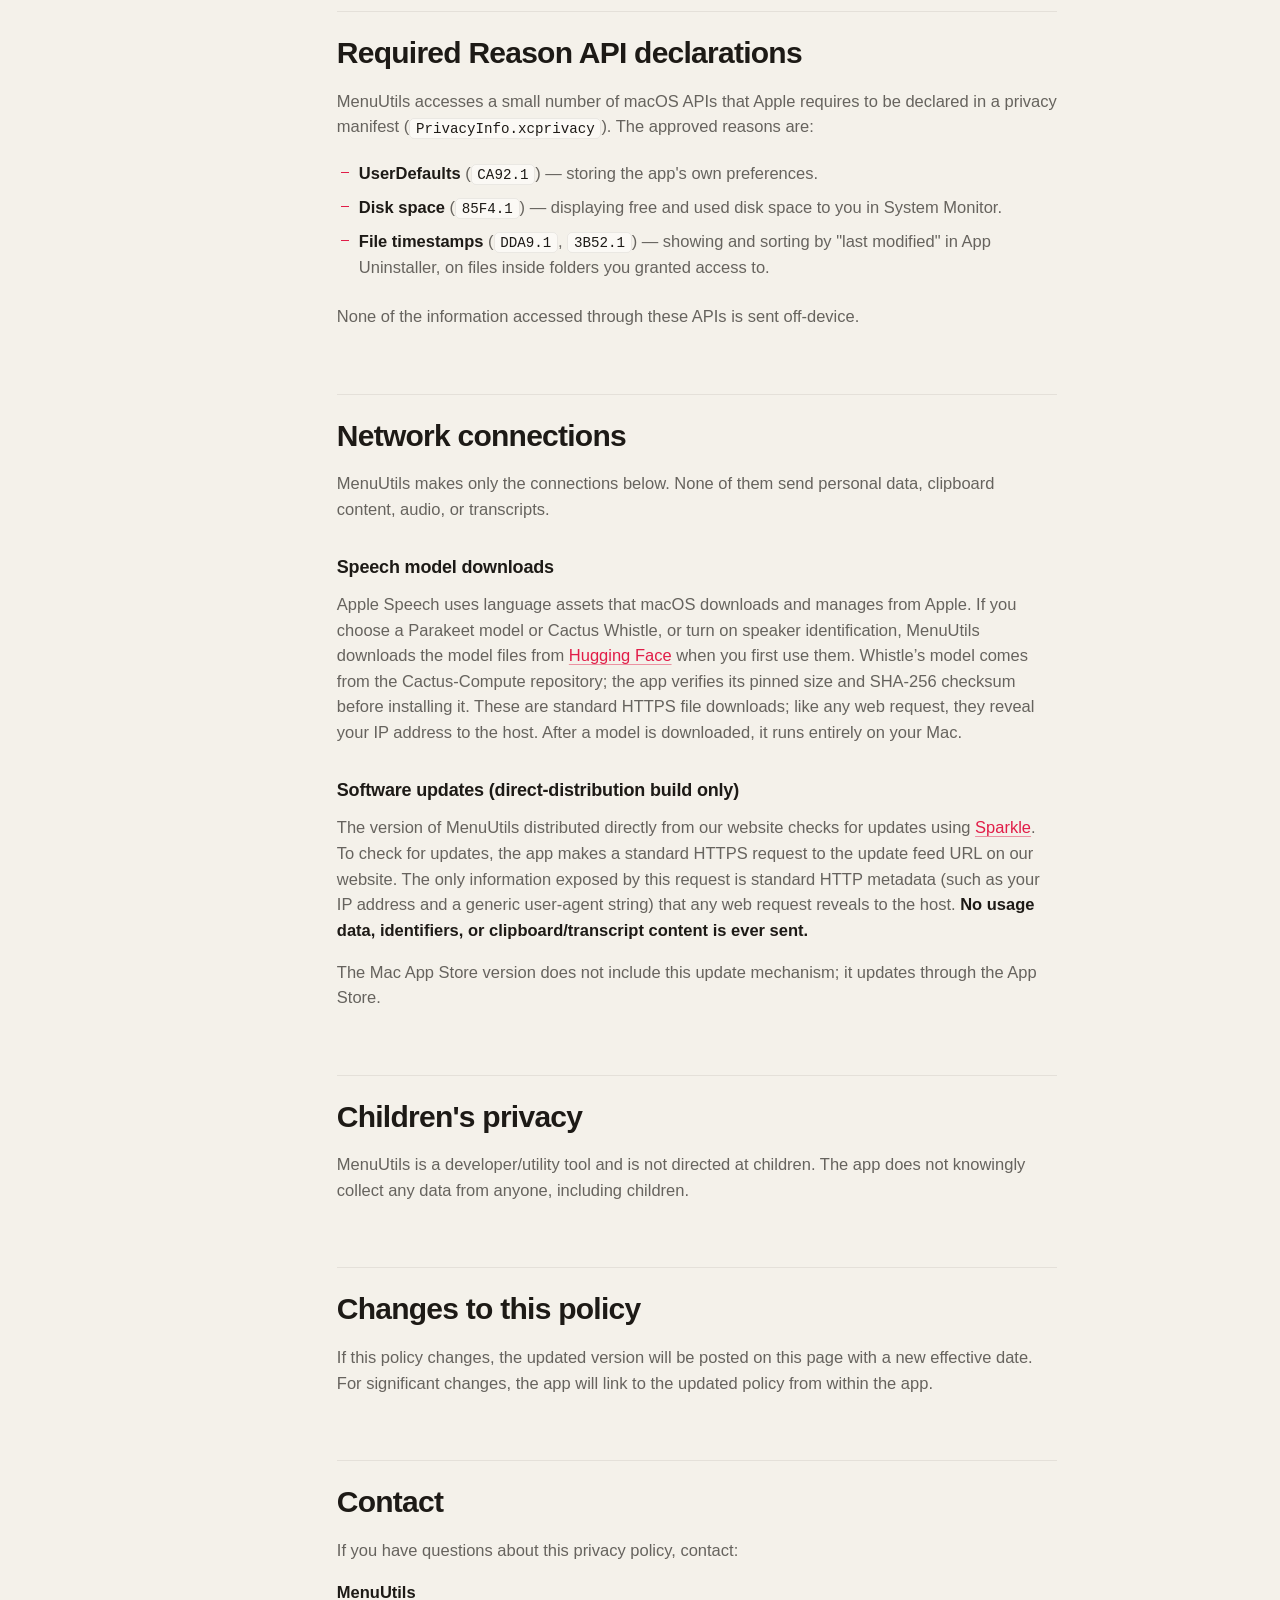
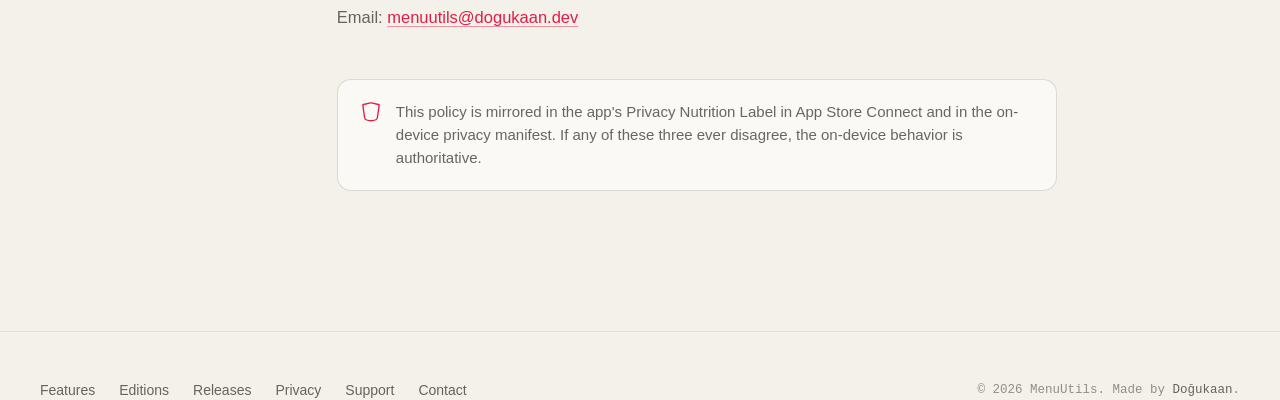
<file: privacy.html>
<!doctype html>
<html lang="en" class="no-js">
<head>
  <meta charset="utf-8">
  <meta name="viewport" content="width=device-width, initial-scale=1">
  <title>Privacy Policy — MenuUtils</title>
  <meta name="description" content="MenuUtils does not collect, transmit, or share personal data. Everything stays on your Mac.">
  <meta name="theme-color" content="#141311" media="(prefers-color-scheme: dark)">
  <meta name="theme-color" content="#f4f1ea" media="(prefers-color-scheme: light)">
  <script>(function(d){var r=d.documentElement;r.classList.remove('no-js');r.classList.add('js');if(!matchMedia('(prefers-reduced-motion: reduce)').matches){r.classList.add('motion');setTimeout(function(){if(!window.__muMotion)r.classList.remove('motion')},2500)}})(document);</script>
  <link rel="stylesheet" href="/assets/style.css">
  <link rel="icon" href="/assets/favicon.svg" type="image/svg+xml">
  <script src="/assets/vendor/gsap/gsap.min.js" defer></script>
  <script src="/assets/vendor/gsap/ScrollTrigger.min.js" defer></script>
  <script src="/assets/vendor/gsap/ScrollToPlugin.min.js" defer></script>
  <script src="/assets/vendor/gsap/SplitText.min.js" defer></script>
  <script src="/assets/site.js" defer></script>
</head>
<body class="page-doc">
<svg class="icon-sprite" aria-hidden="true" xmlns="http://www.w3.org/2000/svg">
  <symbol id="ic-download" viewBox="0 0 24 24"><path d="M6 20L18 20"/><path d="M12 4V16M12 16L15.5 12.5M12 16L8.5 12.5"/></symbol>
  <symbol id="ic-arrow-up-right" viewBox="0 0 24 24"><path d="M6 18L18 6M18 6H9M18 6V15"/></symbol>
  <symbol id="ic-wifi" viewBox="0 0 24 24"><path d="M12 19.51L12.01 19.4989"/><path d="M2 8C8 3.5 16 3.5 22 8"/><path d="M5 12C9 9 15 9 19 12"/><path d="M8.5 15.5C10.7504 14.1 13.2498 14.0996 15.5001 15.5"/></symbol>
  <symbol id="ic-cpu" viewBox="0 0 24 24"><path d="M8 15.4V8.6C8 8.26863 8.26863 8 8.6 8H15.4C15.7314 8 16 8.26863 16 8.6V15.4C16 15.7314 15.7314 16 15.4 16H8.6C8.26863 16 8 15.7314 8 15.4Z"/><path d="M20 4.6V19.4C20 19.7314 19.7314 20 19.4 20H4.6C4.26863 20 4 19.7314 4 19.4V4.6C4 4.26863 4.26863 4 4.6 4H19.4C19.7314 4 20 4.26863 20 4.6Z"/><path d="M17 4V2M12 4V2M7 4V2M7 20V22M12 20V22M17 20V22M20 17H22M20 12H22M20 7H22M4 17H2M4 12H2M4 7H2"/></symbol>
  <symbol id="ic-trash" viewBox="0 0 24 24"><path d="M20 9L18.005 20.3463C17.8369 21.3026 17.0062 22 16.0353 22H7.96474C6.99379 22 6.1631 21.3026 5.99496 20.3463L4 9"/><path d="M21 6L15.375 6M3 6L8.625 6M8.625 6V4C8.625 2.89543 9.52043 2 10.625 2H13.375C14.4796 2 15.375 2.89543 15.375 4V6M8.625 6L15.375 6"/></symbol>
  <symbol id="ic-code" viewBox="0 0 24 24"><path d="M13.5 6L10 18.5"/><path d="M6.5 8.5L3 12L6.5 15.5"/><path d="M17.5 8.5L21 12L17.5 15.5"/></symbol>
  <symbol id="ic-paste-clipboard" viewBox="0 0 24 24"><path d="M8.5 4H6C4.89543 4 4 4.89543 4 6V20C4 21.1046 4.89543 22 6 22H18C19.1046 22 20 21.1046 20 20V6C20 4.89543 19.1046 4 18 4H15.5"/><path d="M8 6.4V4.5C8 4.22386 8.22386 4 8.5 4C8.77614 4 9.00422 3.77604 9.05152 3.50398C9.19968 2.65171 9.77399 1 12 1C14.226 1 14.8003 2.65171 14.9485 3.50398C14.9958 3.77604 15.2239 4 15.5 4C15.7761 4 16 4.22386 16 4.5V6.4C16 6.73137 15.7314 7 15.4 7H8.6C8.26863 7 8 6.73137 8 6.4Z"/></symbol>
  <symbol id="ic-mic" viewBox="0 0 24 24"><rect x="8" y="2" width="8" height="13" rx="4"/><path d="M5 11C5 14.866 8.134 18 12 18C15.866 18 19 14.866 19 11M12 18V22M8 22H16"/></symbol>
  <symbol id="ic-keyboard" viewBox="0 0 24 24"><rect x="2" y="5" width="20" height="14" rx="2"/><path d="M6 9.01L6.01 8.999M10 9.01L10.01 8.999M14 9.01L14.01 8.999M18 9.01L18.01 8.999M6 12.01L6.01 11.999M18 12.01L18.01 11.999M8 15.5H16"/></symbol>
  <symbol id="ic-shield" viewBox="0 0 24 24"><path d="M5 18L3.13036 4.91253C3.05646 4.39524 3.39389 3.91247 3.90398 3.79912L11.5661 2.09641C11.8519 2.03291 12.1481 2.03291 12.4339 2.09641L20.096 3.79912C20.6061 3.91247 20.9435 4.39524 20.8696 4.91252L19 18C18.9293 18.495 18.5 21.5 12 21.5C5.5 21.5 5.07071 18.495 5 18Z"/></symbol>
  <symbol id="ic-check" viewBox="0 0 24 24"><path d="M5 13L9 17L19 7"/></symbol>
  <symbol id="ic-copy" viewBox="0 0 24 24"><path d="M19.4 20H9.6C9.26863 20 9 19.7314 9 19.4V9.6C9 9.26863 9.26863 9 9.6 9H19.4C19.7314 9 20 9.26863 20 9.6V19.4C20 19.7314 19.7314 20 19.4 20Z"/><path d="M15 9V4.6C15 4.26863 14.7314 4 14.4 4H4.6C4.26863 4 4 4.26863 4 4.6V14.4C4 14.7314 4.26863 15 4.6 15H9"/></symbol>
  <symbol id="ic-hider" viewBox="0 0 24 24"><path d="M15 6L9 12L15 18"/></symbol>
  <symbol id="ic-menu-glyph" viewBox="0 0 24 24"><path d="M4 7H20M4 12H16M4 17H18"/></symbol>
</svg>

<header class="menubar">
  <div class="menubar-inner">
    <a class="mb-brand" href="/"><svg class="brand-mark" viewBox="100 100 824 824" aria-hidden="true"><defs><linearGradient id="muBg" x1="0" y1="0" x2="0" y2="1"><stop offset="0" stop-color="#2a2824"/><stop offset="1" stop-color="#141311"/></linearGradient><linearGradient id="muCoral" x1="0" y1="0" x2="1" y2="1"><stop offset="0" stop-color="#fb7185"/><stop offset="1" stop-color="#e11d48"/></linearGradient><linearGradient id="muSheen" x1="0" y1="0" x2="0" y2="1"><stop offset="0" stop-color="#fff" stop-opacity=".14"/><stop offset=".5" stop-color="#fff" stop-opacity="0"/></linearGradient></defs><rect x="100" y="100" width="824" height="824" rx="185" fill="url(#muBg)"/><rect x="176" y="176" width="320" height="320" rx="72" fill="url(#muCoral)"/><g fill="#fff"><rect x="236" y="262" width="180" height="30" rx="15"/><rect x="236" y="320" width="140" height="30" rx="15" opacity=".85"/><rect x="236" y="378" width="160" height="30" rx="15" opacity=".7"/></g><rect x="528" y="176" width="320" height="320" rx="72" fill="rgba(255,246,236,.08)" stroke="rgba(255,246,236,.10)" stroke-width="3"/><polyline points="578,400 630,360 676,380 724,300 798,330" fill="none" stroke="#4cc38a" stroke-width="20" stroke-linecap="round" stroke-linejoin="round"/><rect x="176" y="528" width="320" height="320" rx="72" fill="rgba(255,246,236,.08)" stroke="rgba(255,246,236,.10)" stroke-width="3"/><g fill="#f5f0e9" opacity=".8"><rect x="236" y="650" width="26" height="76" rx="13"/><rect x="284" y="610" width="26" height="156" rx="13"/><rect x="332" y="580" width="26" height="216" rx="13"/><rect x="380" y="630" width="26" height="116" rx="13"/></g><rect x="528" y="528" width="320" height="320" rx="72" fill="rgba(255,246,236,.08)" stroke="rgba(255,246,236,.10)" stroke-width="3"/><circle cx="688" cy="688" r="86" fill="none" stroke="rgba(245,240,233,.16)" stroke-width="30"/><path d="M688 602 A86 86 0 1 1 602 688" fill="none" stroke="#e0a83a" stroke-width="30" stroke-linecap="round"/><rect x="100" y="100" width="824" height="824" rx="185" fill="url(#muSheen)"/><rect x="101.5" y="101.5" width="821" height="821" rx="183.5" fill="none" stroke="rgba(255,255,255,.14)" stroke-width="3"/></svg><span>MenuUtils</span></a>
    <nav class="mb-menu" aria-label="Primary">
      <a href="/#features">Features</a>
      <a href="/#editions">Editions</a>
      <a href="/#download">Download</a>
      <a href="/releases">Releases</a>
      <a href="/privacy" aria-current="page">Privacy</a>
      <a href="/support">Support</a>
    </nav>
    <div class="mb-status">
      <span class="mb-item mb-net" aria-hidden="true"><span>↑ <b data-readout="up">11.7</b> KB/s</span><span>↓ <b data-readout="down">15.8</b> KB/s</span></span>
      <span class="mb-item mb-cpu" aria-hidden="true"><svg class="mb-spark" viewBox="0 0 30 14" preserveAspectRatio="none"><polyline data-spark points="0,10 30,10"/></svg><span><b data-readout="cpu">22</b>%</span></span>
      <button class="mb-item mb-hider" type="button" aria-pressed="false" aria-label="Hide menu bar icons" title="Hide menu bar icons"><svg class="icon" viewBox="0 0 24 24" aria-hidden="true"><use href="#ic-hider"/></svg></button>
      <button class="mb-item mb-toggle" type="button" aria-expanded="false" aria-controls="mb-pop"><svg class="icon" viewBox="0 0 24 24" aria-hidden="true"><use href="#ic-menu-glyph"/></svg><span class="mb-toggle-label">Menu</span><span class="visually-hidden">Open the MenuUtils menu</span></button>
      <span class="mb-item mb-clock" data-clock aria-hidden="true">Tue 6 Oct 09:41</span>
    </div>
  </div>
  <div class="mb-pop" id="mb-pop" hidden>
    <div class="mb-pop-head">
      <svg class="brand-mark" viewBox="100 100 824 824" aria-hidden="true"><rect x="100" y="100" width="824" height="824" rx="185" fill="url(#muBg)"/><rect x="176" y="176" width="320" height="320" rx="72" fill="url(#muCoral)"/><g fill="#fff"><rect x="236" y="262" width="180" height="30" rx="15"/><rect x="236" y="320" width="140" height="30" rx="15" opacity=".85"/><rect x="236" y="378" width="160" height="30" rx="15" opacity=".7"/></g><rect x="528" y="176" width="320" height="320" rx="72" fill="rgba(255,246,236,.08)" stroke="rgba(255,246,236,.10)" stroke-width="3"/><polyline points="578,400 630,360 676,380 724,300 798,330" fill="none" stroke="#4cc38a" stroke-width="20" stroke-linecap="round" stroke-linejoin="round"/><rect x="176" y="528" width="320" height="320" rx="72" fill="rgba(255,246,236,.08)" stroke="rgba(255,246,236,.10)" stroke-width="3"/><g fill="#f5f0e9" opacity=".8"><rect x="236" y="650" width="26" height="76" rx="13"/><rect x="284" y="610" width="26" height="156" rx="13"/><rect x="332" y="580" width="26" height="216" rx="13"/><rect x="380" y="630" width="26" height="116" rx="13"/></g><rect x="528" y="528" width="320" height="320" rx="72" fill="rgba(255,246,236,.08)" stroke="rgba(255,246,236,.10)" stroke-width="3"/><circle cx="688" cy="688" r="86" fill="none" stroke="rgba(245,240,233,.16)" stroke-width="30"/><path d="M688 602 A86 86 0 1 1 602 688" fill="none" stroke="#e0a83a" stroke-width="30" stroke-linecap="round"/><rect x="100" y="100" width="824" height="824" rx="185" fill="url(#muSheen)"/><rect x="101.5" y="101.5" width="821" height="821" rx="183.5" fill="none" stroke="rgba(255,255,255,.14)" stroke-width="3"/></svg>
      <div><strong>MenuUtils</strong><span>8 modules, 1 status item</span></div>
      <span class="status-pill">Running</span>
    </div>
    <p class="mb-pop-label">Modules</p>
    <ul class="mb-pop-modules">
      <li><a href="/#m-system"><span class="chip"><svg class="icon" viewBox="0 0 24 24" aria-hidden="true"><use href="#ic-cpu"/></svg></span>System Monitor<span class="switch" aria-hidden="true"></span></a></li>
      <li><a href="/#m-network"><span class="chip"><svg class="icon" viewBox="0 0 24 24" aria-hidden="true"><use href="#ic-wifi"/></svg></span>Network Monitor<span class="switch" aria-hidden="true"></span></a></li>
      <li><a href="/#m-clipboard"><span class="chip"><svg class="icon" viewBox="0 0 24 24" aria-hidden="true"><use href="#ic-paste-clipboard"/></svg></span>Clipboard Manager<span class="switch" aria-hidden="true"></span></a></li>
      <li><a href="/#m-transcription"><span class="chip"><svg class="icon" viewBox="0 0 24 24" aria-hidden="true"><use href="#ic-mic"/></svg></span>Meeting Transcription<span class="switch" aria-hidden="true"></span></a></li>
      <li><a href="/#m-uninstaller"><span class="chip"><svg class="icon" viewBox="0 0 24 24" aria-hidden="true"><use href="#ic-trash"/></svg></span>App Uninstaller<span class="switch" aria-hidden="true"></span></a></li>
      <li><a href="/#m-xcode"><span class="chip"><svg class="icon" viewBox="0 0 24 24" aria-hidden="true"><use href="#ic-code"/></svg></span>Xcode Cleaner<span class="switch" aria-hidden="true"></span></a></li>
      <li><a href="/#m-keyboard"><span class="chip"><svg class="icon" viewBox="0 0 24 24" aria-hidden="true"><use href="#ic-keyboard"/></svg></span>Keyboard Cleaner<span class="switch" aria-hidden="true"></span></a></li>
      <li><a href="/#m-hider"><span class="chip"><svg class="icon" viewBox="0 0 24 24" aria-hidden="true"><use href="#ic-hider"/></svg></span>Menu Bar Hider<span class="switch" aria-hidden="true"></span></a></li>
    </ul>
    <p class="mb-pop-label">Site</p>
    <ul class="mb-pop-links">
      <li><a href="/#preferences">Preferences</a></li>
      <li><a href="/#editions">Editions</a></li>
      <li><a href="/releases">Release notes</a></li>
      <li><a href="/privacy">Privacy</a></li>
      <li><a href="/support">Support</a></li>
    </ul>
    <div class="mb-pop-foot">
      <a class="btn btn-primary btn-block" href="/#download"><svg class="icon" viewBox="0 0 24 24" aria-hidden="true"><use href="#ic-download"/></svg> Download for Mac</a>
    </div>
  </div>
</header>

<main class="doc">
  <div class="container">
    <header class="doc-head">
      <p class="eyebrow">Policy</p>
      <h1 data-split>Privacy Policy</h1>
      <p class="meta">Effective date: 2026-10-28</p>
      <p class="lede">MenuUtils is a macOS menu-bar utility. The short version: <strong>MenuUtils does not collect, transmit, or share personal data. Everything you do in the app stays on your Mac.</strong> The app only goes online to check for updates and to download speech models you choose to use.</p>
    </header>
    <div class="doc-grid">
      <aside class="doc-toc" aria-label="On this page">
        <p class="eyebrow">On this page</p>
        <ol>
          <li><a href="#not-collected">Data we do not collect</a></li>
          <li><a href="#local-data">Data stored locally on your Mac</a></li>
          <li><a href="#on-device">On-device processing</a></li>
          <li><a href="#permissions">Permissions the app requests</a></li>
          <li><a href="#required-reason">Required Reason API declarations</a></li>
          <li><a href="#network">Network connections</a></li>
          <li><a href="#children">Children's privacy</a></li>
          <li><a href="#changes">Changes to this policy</a></li>
          <li><a href="#contact">Contact</a></li>
        </ol>
      </aside>
      <article class="prose">
      <section id="not-collected">
        <h2>Data we do not collect</h2>
<p>MenuUtils does <strong>not</strong> collect, aggregate, sell, share, or transmit:</p>
        <ul>
          <li>Personal identifiers (name, email, account details)</li>
          <li>Device identifiers or advertising identifiers</li>
          <li>Usage analytics or product telemetry</li>
          <li>Crash reports (none are uploaded by the app)</li>
          <li>Location data</li>
          <li>Contact or calendar data</li>
          <li>Any information about you to any third party</li>
        </ul>
        <p>The app has <strong>no accounts</strong>, <strong>no login</strong>, <strong>no advertising</strong>, and <strong>no third-party analytics or tracking SDKs</strong>.</p>
      </section>

      <section id="local-data">
        <h2>Data stored locally on your Mac</h2>
<p>Some features store data on your Mac so they can function. This data never leaves your device:</p>
        <div class="table-wrap">
          <table>
            <thead><tr><th scope="col">Feature</th><th scope="col">What is stored</th><th scope="col">Where</th></tr></thead>
            <tbody>
              <tr><td>Clipboard Manager</td><td>Clipboard history entries you copy</td><td>On-device SQLite database (GRDB)</td></tr>
              <tr><td>Meeting Transcription</td><td>Transcripts, session metadata, and separate audio recordings of your microphone, system audio, or imported files</td><td>Files in the app's Application Support folder</td></tr>
              <tr><td>Speech models</td><td>Speech recognition and speaker separation models you download</td><td>On-device model cache</td></tr>
              <tr><td>Preferences</td><td>Theme, per-module enablement, settings</td><td><code>UserDefaults</code></td></tr>
              <tr><td>Impact ledger</td><td>Aggregate counts (GB saved, items processed)</td><td>On-device storage</td></tr>
            </tbody>
          </table>
        </div>
        <p>The Clipboard Manager and Meeting Transcription features can hold sensitive content (for example, text you copy, or meeting audio you transcribe). This content is processed and stored <strong>only on your Mac</strong>. You can delete it at any time from within each module — deleting a meeting removes both its transcript and its audio recordings.</p>
      </section>

      <section id="on-device">
        <h2>On-device processing</h2>
<p>All processing happens on your Mac:</p>
        <ul>
          <li><strong>Speech recognition</strong> in Meeting Transcription runs locally. Your microphone and your Mac's system audio are captured as separate tracks, then transcribed with Apple's Speech framework (with on-device recognition required) or with Parakeet models running on your Mac through Core ML. On Apple silicon, Cactus Whistle can run the final transcription locally through the Needle runtime. Speaker separation also runs locally. <strong>Audio and transcripts are never sent to a server.</strong></li>
          <li><strong>Imported recordings</strong> are copied into the meeting's local archive (audio only — video frames are not kept) and transcribed the same way.</li>
          <li><strong>File inspection</strong> (App Uninstaller, Xcode Cleaner) only looks at application bundles, their support files, and Xcode developer folders. In the Mac App Store edition, it can only read folders you explicitly grant through macOS security-scoped bookmarks. In the direct download, deeper scanning uses the optional Full Disk Access and App Management permissions described below.</li>
          <li><strong>Network Monitor</strong> reads per-app byte counters from the macOS <code>nettop</code> tool to show which apps use the network. It never inspects the content of your traffic.</li>
          <li><strong>Keyboard Cleaner</strong> (direct download) sees key events only to block them and to recognize your unlock shortcut. Keystrokes are not recorded or stored.</li>
          <li><strong>Menu Bar Hider</strong> (direct download, macOS 27) reads where menu bar icons sit so the right ones are hidden. Nothing about those icons or their apps is stored or sent anywhere.</li>
        </ul>
      </section>

      <section id="permissions">
        <h2>Permissions the app requests</h2>
<p>MenuUtils requests these macOS permissions, each for a specific purpose:</p>
        <div class="table-wrap">
          <table>
            <thead><tr><th scope="col">Permission</th><th scope="col">Purpose</th></tr></thead>
            <tbody>
              <tr><td>Microphone</td><td>Capture your side of a conversation for meeting transcription</td></tr>
              <tr><td>System Audio Recording</td><td>Capture the other participants in a call for meeting transcription</td></tr>
              <tr><td>Speech Recognition</td><td>Transcribe on-device with Apple's speech engine, including languages covered only by offline dictation</td></tr>
              <tr><td>User-Selected File Access</td><td>Read and manage folders you choose (Mac App Store edition)</td></tr>
              <tr><td>Full Disk Access (optional)</td><td>Find support files in protected Library locations (App Uninstaller, direct download)</td></tr>
              <tr><td>App Management (optional)</td><td>Move selected application bundles to Trash (App Uninstaller, direct download)</td></tr>
              <tr><td>Accessibility</td><td>Block keyboard input during a cleaning session or soft lock (Keyboard Cleaner), see where menu bar icons sit so the right ones are hidden (Menu Bar Hider), and the clipboard shortcut in the direct download</td></tr>
              <tr><td>Login Items &amp; Extensions (optional)</td><td>Approve the administrator helper that moves root-owned leftovers to your Trash (App Uninstaller, direct download)</td></tr>
            </tbody>
          </table>
        </div>
        <p>Each permission is requested only when you enable the relevant feature, and each can be revoked at any time in <strong>System Settings → Privacy &amp; Security</strong>.</p>
      </section>

      <section id="required-reason">
        <h2>Required Reason API declarations</h2>
<p>MenuUtils accesses a small number of macOS APIs that Apple requires to be declared in a privacy manifest (<code>PrivacyInfo.xcprivacy</code>). The approved reasons are:</p>
        <ul>
          <li><strong>UserDefaults</strong> (<code>CA92.1</code>) — storing the app's own preferences.</li>
          <li><strong>Disk space</strong> (<code>85F4.1</code>) — displaying free and used disk space to you in System Monitor.</li>
          <li><strong>File timestamps</strong> (<code>DDA9.1</code>, <code>3B52.1</code>) — showing and sorting by "last modified" in App Uninstaller, on files inside folders you granted access to.</li>
        </ul>
        <p>None of the information accessed through these APIs is sent off-device.</p>
      </section>

      <section id="network">
        <h2>Network connections</h2>
<p>MenuUtils makes only the connections below. None of them send personal data, clipboard content, audio, or transcripts.</p>
        <h3>Speech model downloads</h3>
        <p>Apple Speech uses language assets that macOS downloads and manages from Apple. If you choose a Parakeet model or Cactus Whistle, or turn on speaker identification, MenuUtils downloads the model files from <a href="https://huggingface.co">Hugging Face</a> when you first use them. Whistle’s model comes from the Cactus-Compute repository; the app verifies its pinned size and SHA-256 checksum before installing it. These are standard HTTPS file downloads; like any web request, they reveal your IP address to the host. After a model is downloaded, it runs entirely on your Mac.</p>
        <h3>Software updates (direct-distribution build only)</h3>
        <p>The version of MenuUtils distributed directly from our website checks for updates using <a href="https://sparkle-project.org">Sparkle</a>. To check for updates, the app makes a standard HTTPS request to the update feed URL on our website. The only information exposed by this request is standard HTTP metadata (such as your IP address and a generic user-agent string) that any web request reveals to the host. <strong>No usage data, identifiers, or clipboard/transcript content is ever sent.</strong></p>
        <p>The Mac App Store version does not include this update mechanism; it updates through the App Store.</p>
      </section>

      <section id="children">
        <h2>Children's privacy</h2>
<p>MenuUtils is a developer/utility tool and is not directed at children. The app does not knowingly collect any data from anyone, including children.</p>
      </section>

      <section id="changes">
        <h2>Changes to this policy</h2>
<p>If this policy changes, the updated version will be posted on this page with a new effective date. For significant changes, the app will link to the updated policy from within the app.</p>
      </section>

      <section id="contact">
        <h2>Contact</h2>
<p>If you have questions about this privacy policy, contact:</p>
        <p><strong>MenuUtils</strong><br>Email: <a href="mailto:menuutils@dogukaan.dev">menuutils@dogukaan.dev</a></p>
      </section>

        <div class="callout"><svg class="icon" viewBox="0 0 24 24" aria-hidden="true"><use href="#ic-shield"/></svg><p>This policy is mirrored in the app's Privacy Nutrition Label in App Store Connect and in the on-device privacy manifest. If any of these three ever disagree, the on-device behavior is authoritative.</p></div>
      </article>
    </div>
  </div>
</main>

<footer class="site-footer">
  <div class="container footer-inner">
    <div class="footer-links">
      <a href="/#features">Features</a>
      <a href="/#editions">Editions</a>
      <a href="/releases">Releases</a>
      <a href="/privacy">Privacy</a>
      <a href="/support">Support</a>
      <a href="mailto:menuutils@dogukaan.dev">Contact</a>
    </div>
    <p class="footer-note">© 2026 MenuUtils. Made by <a href="https://dogukaan.dev/">Doğukaan</a>.</p>
  </div>
</footer>

</body>
</html>
</file>
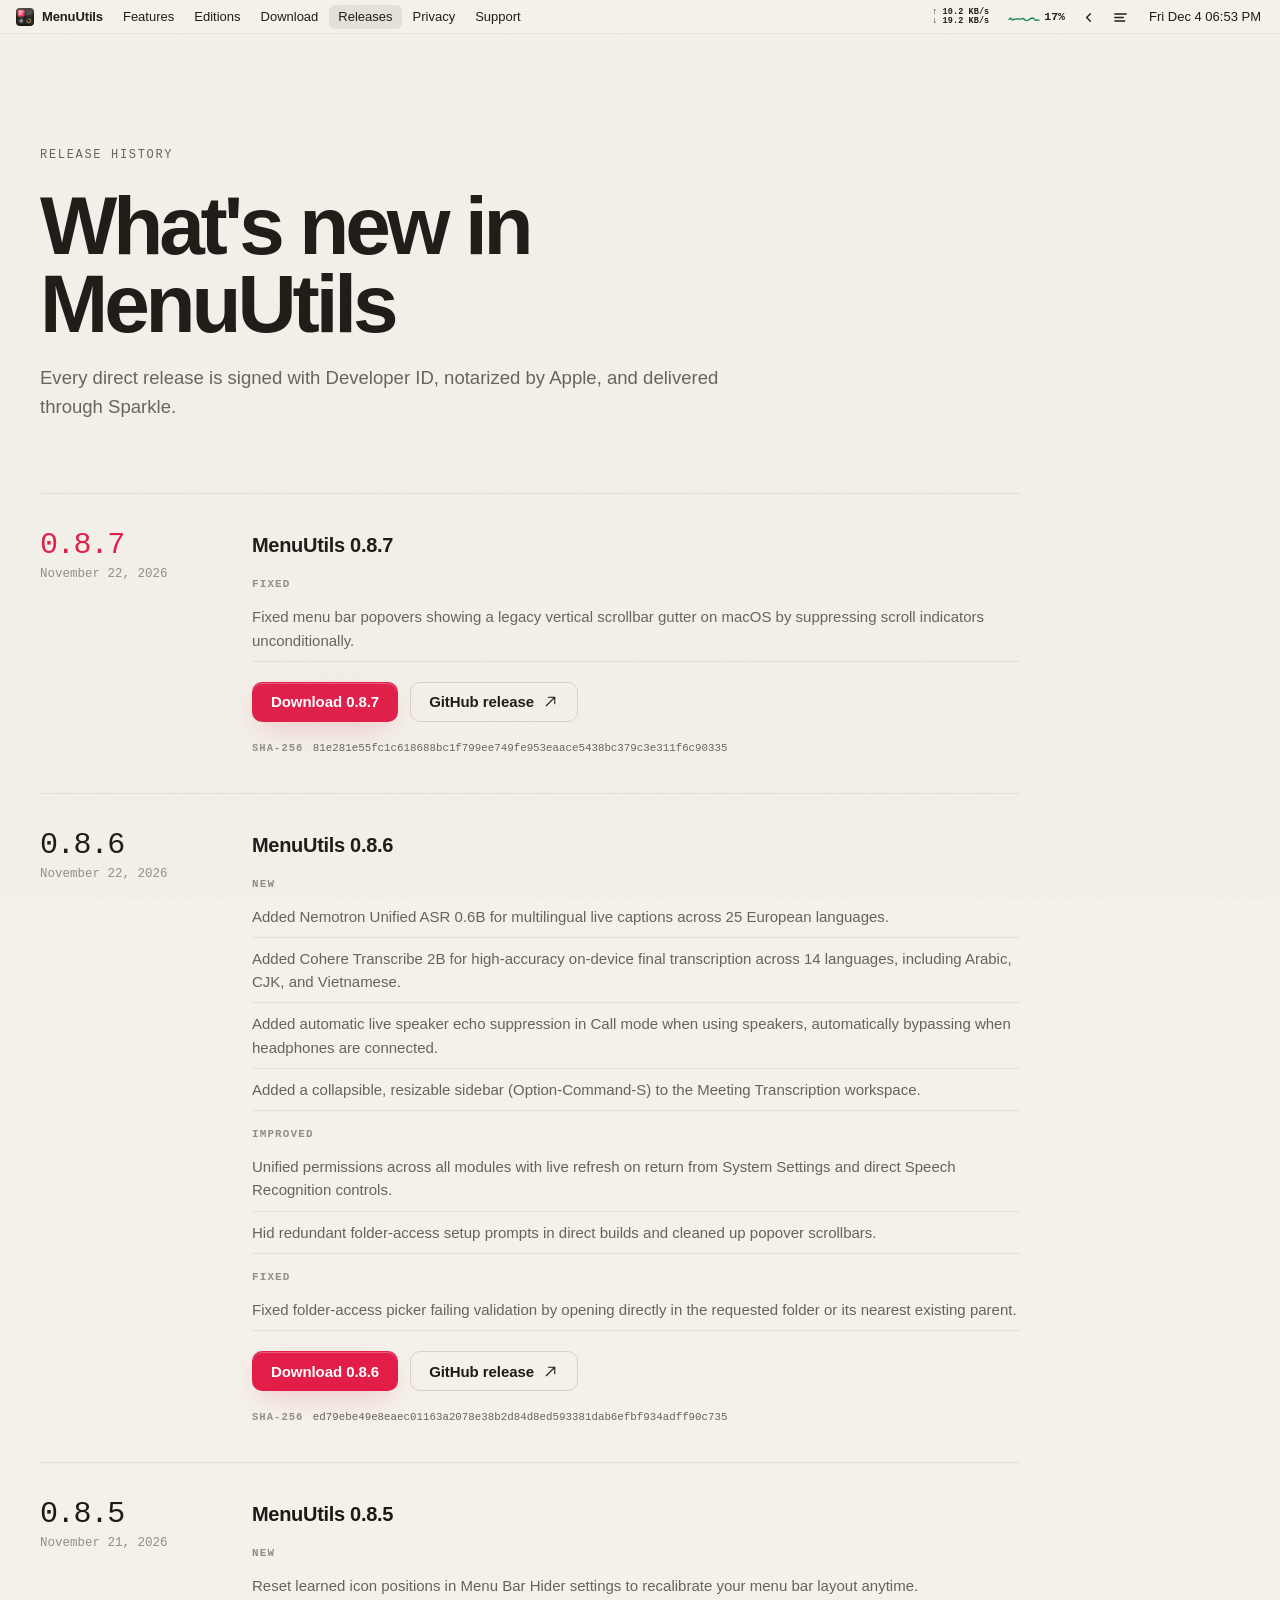
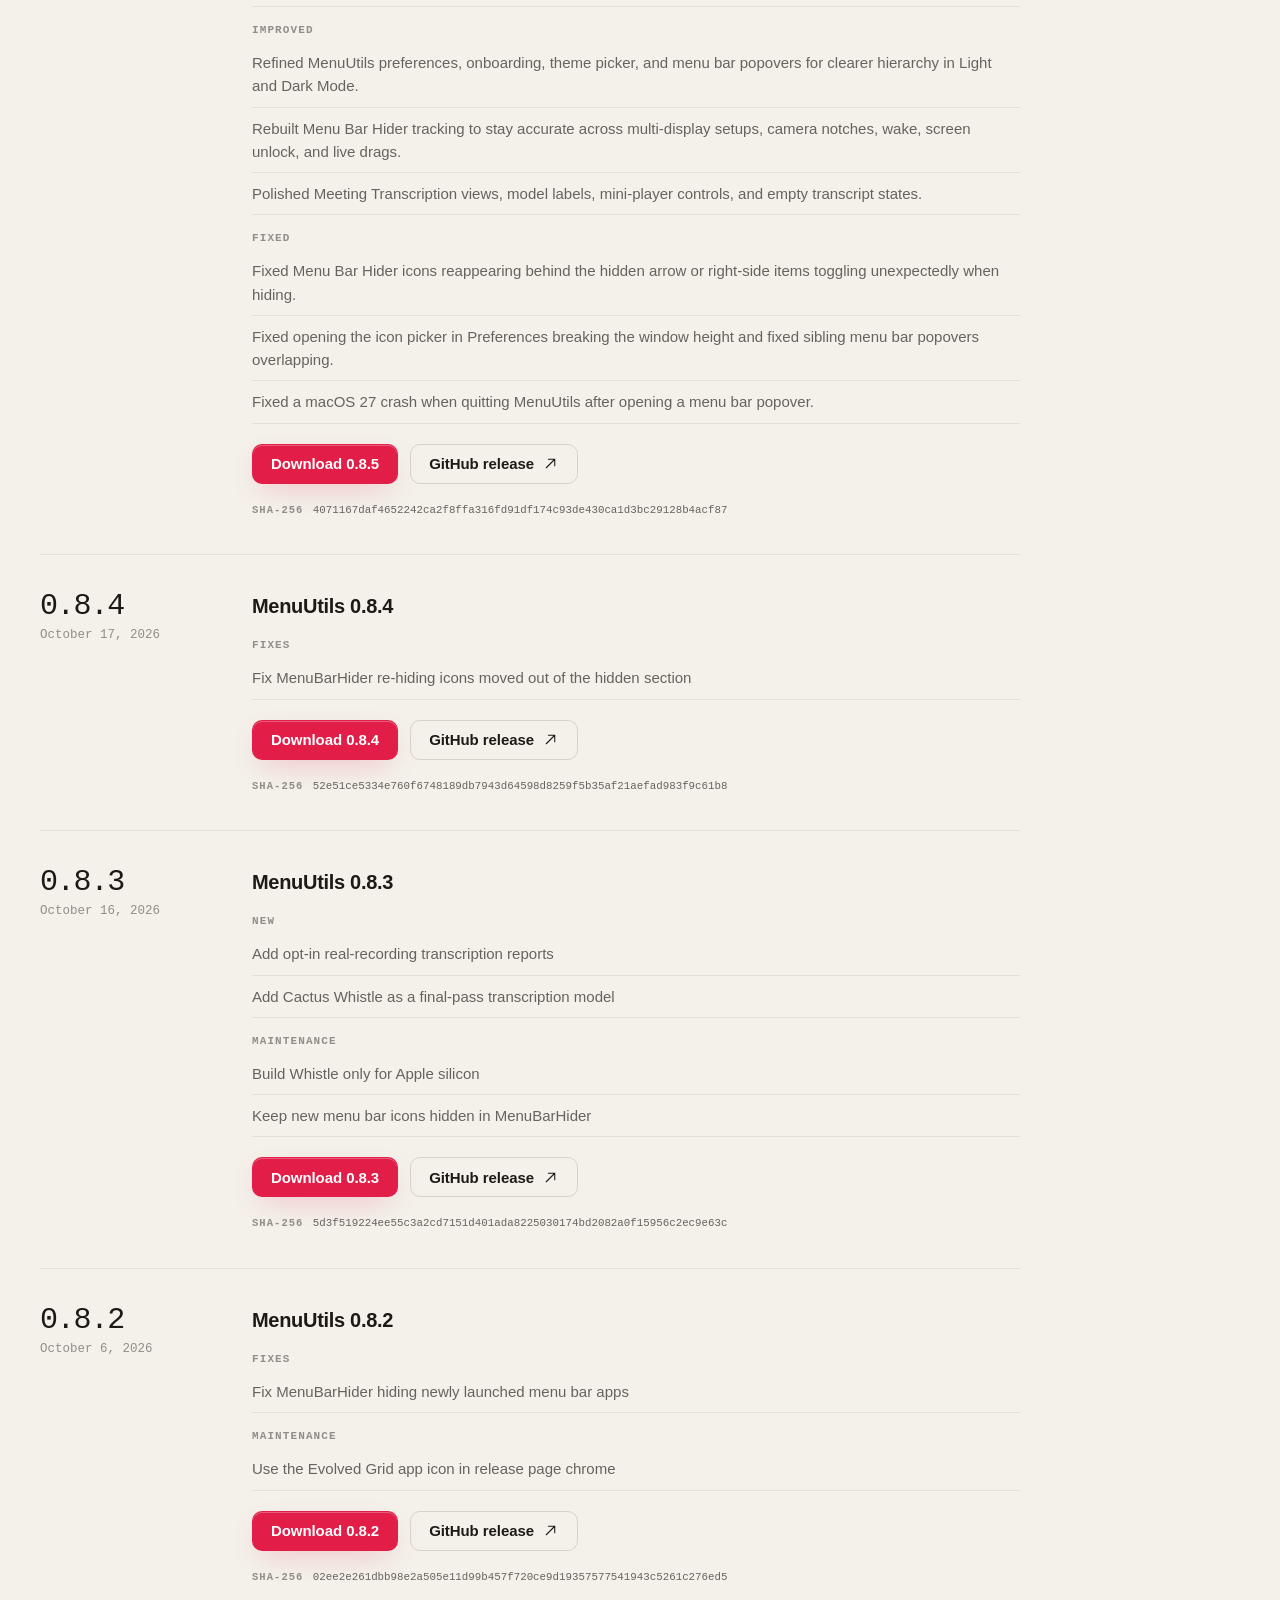
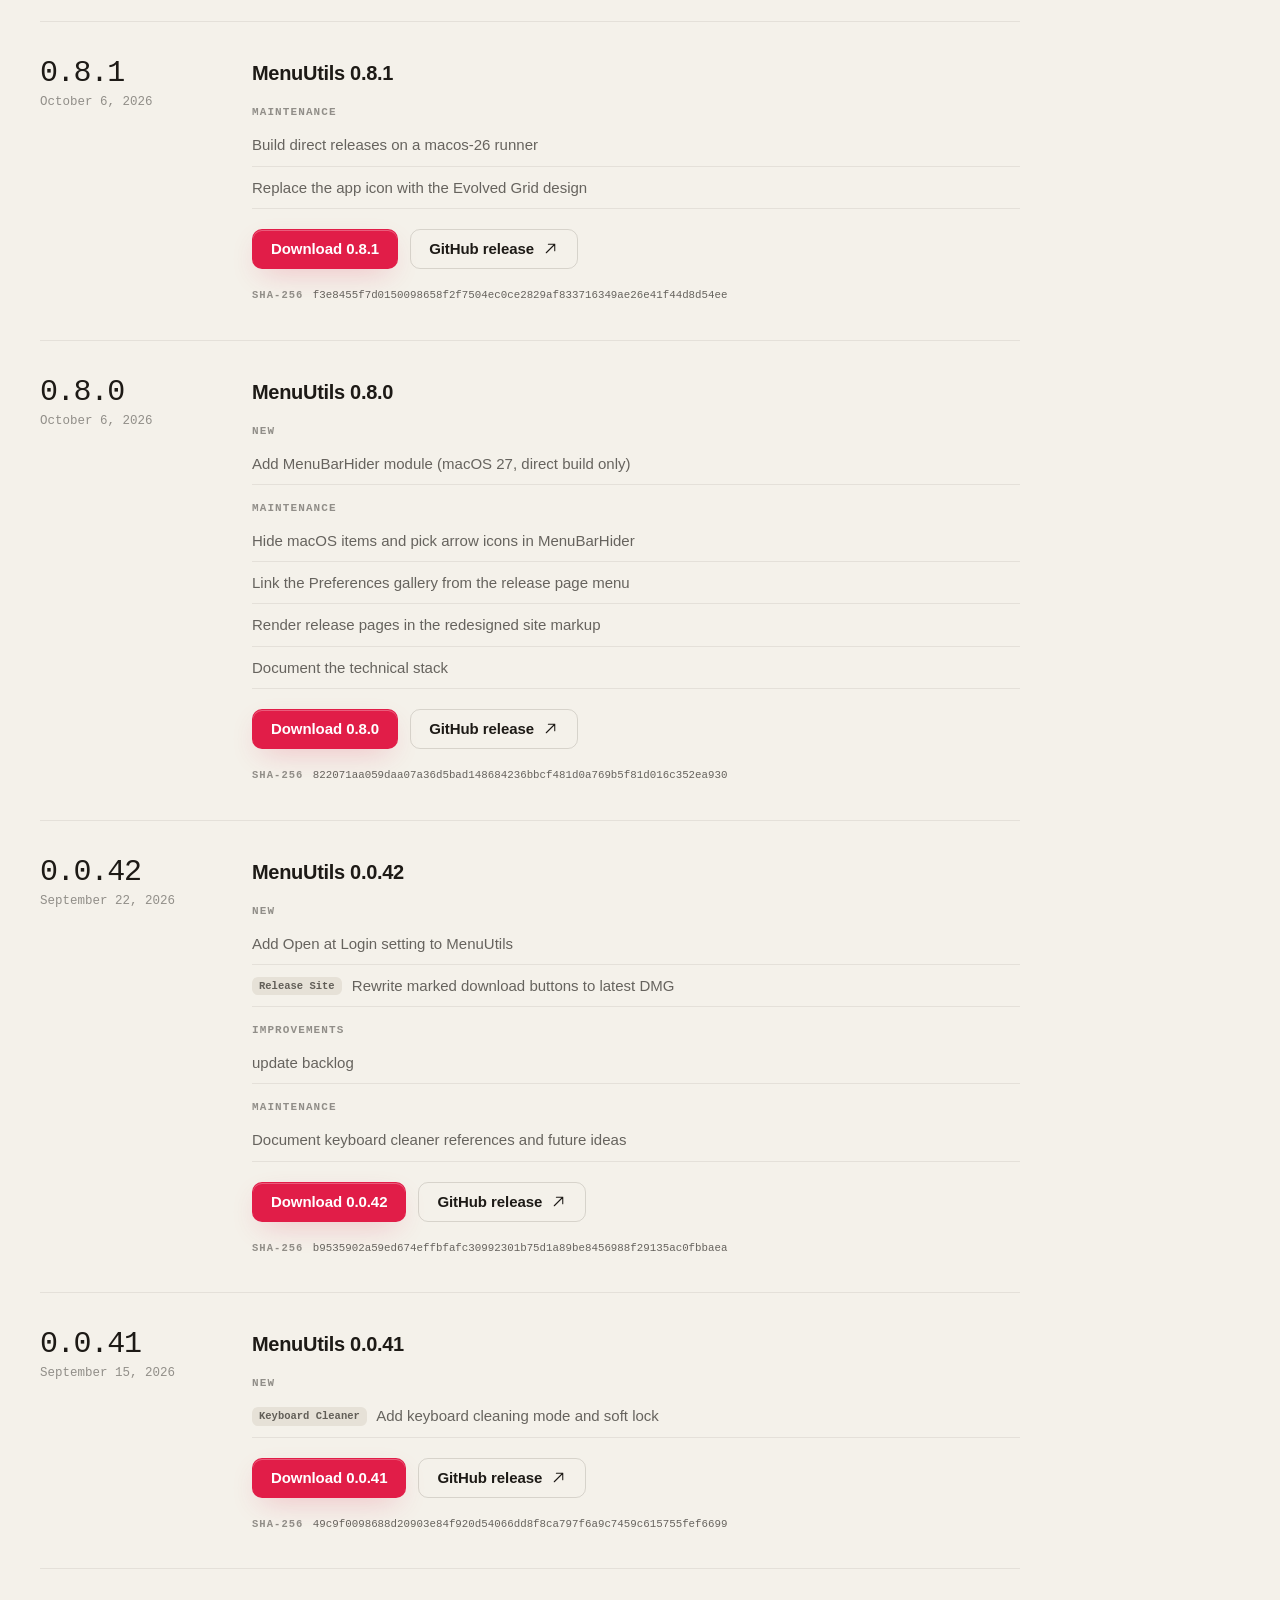
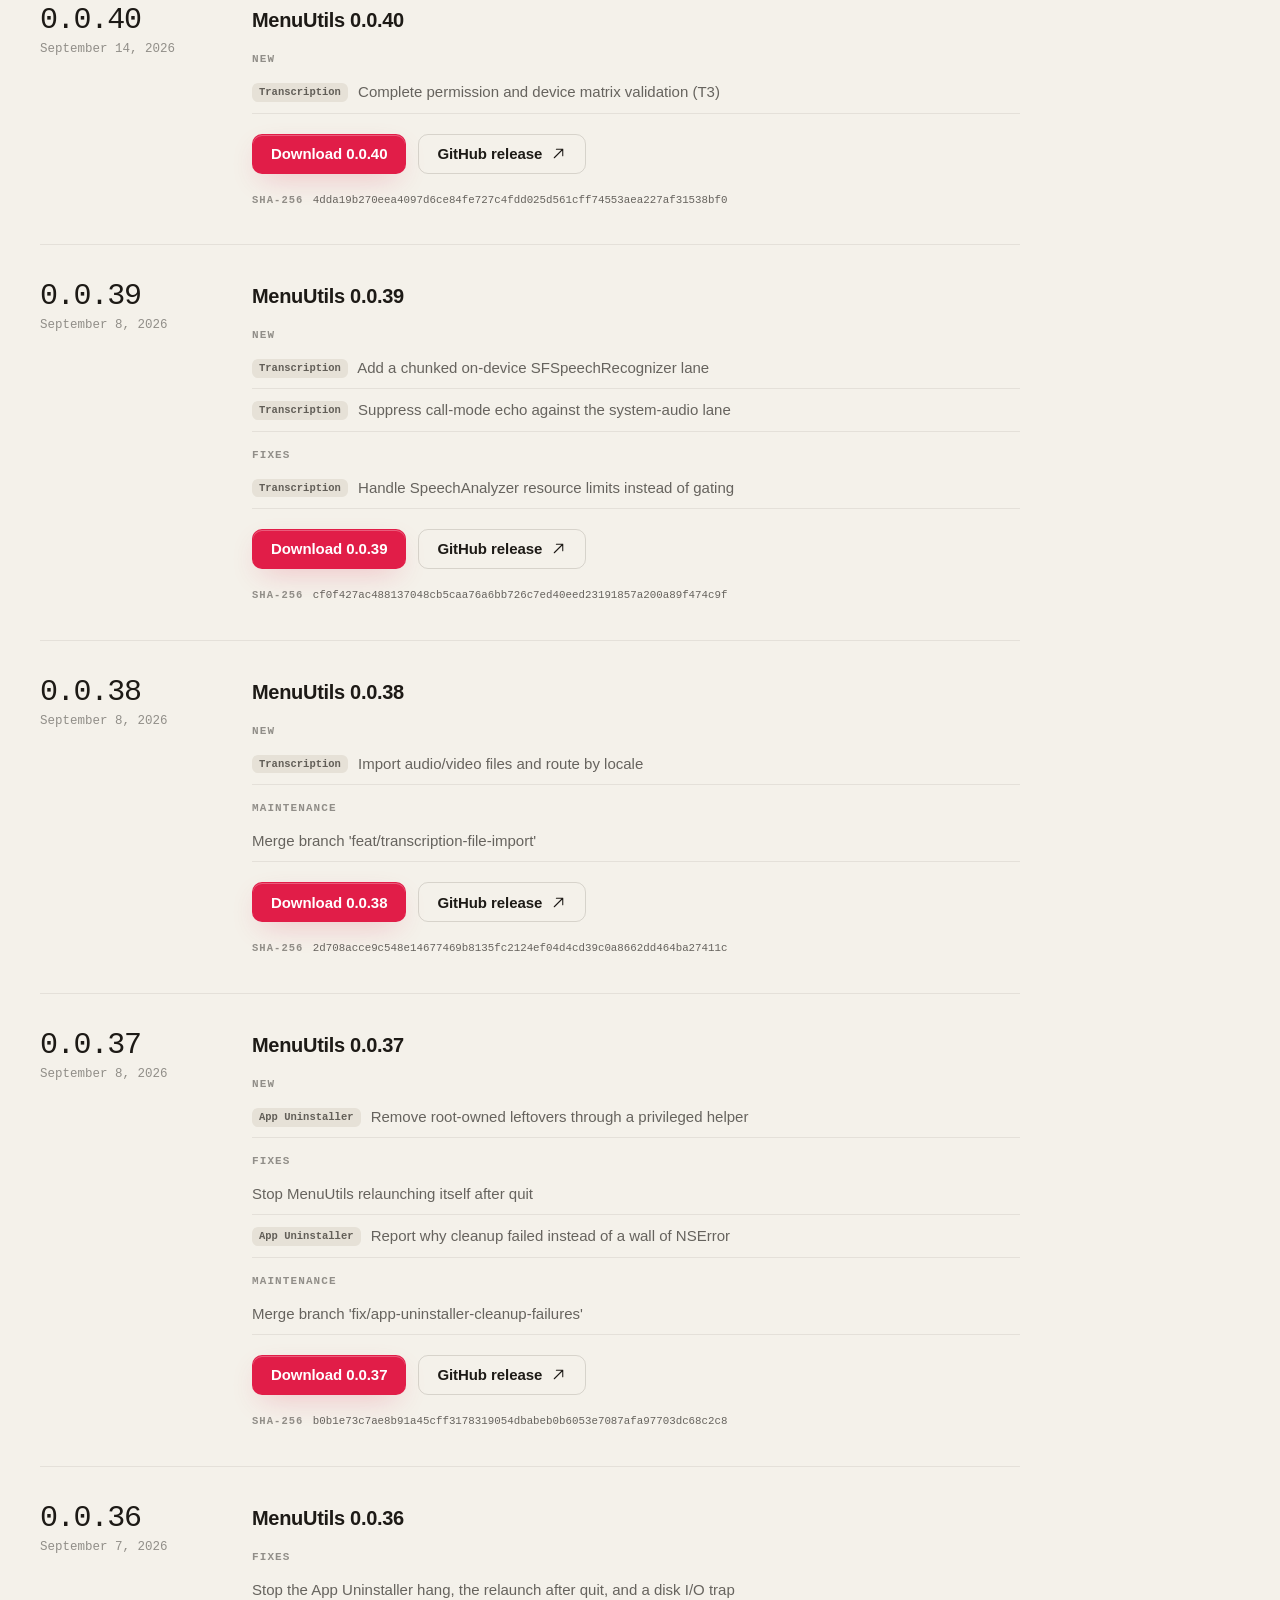
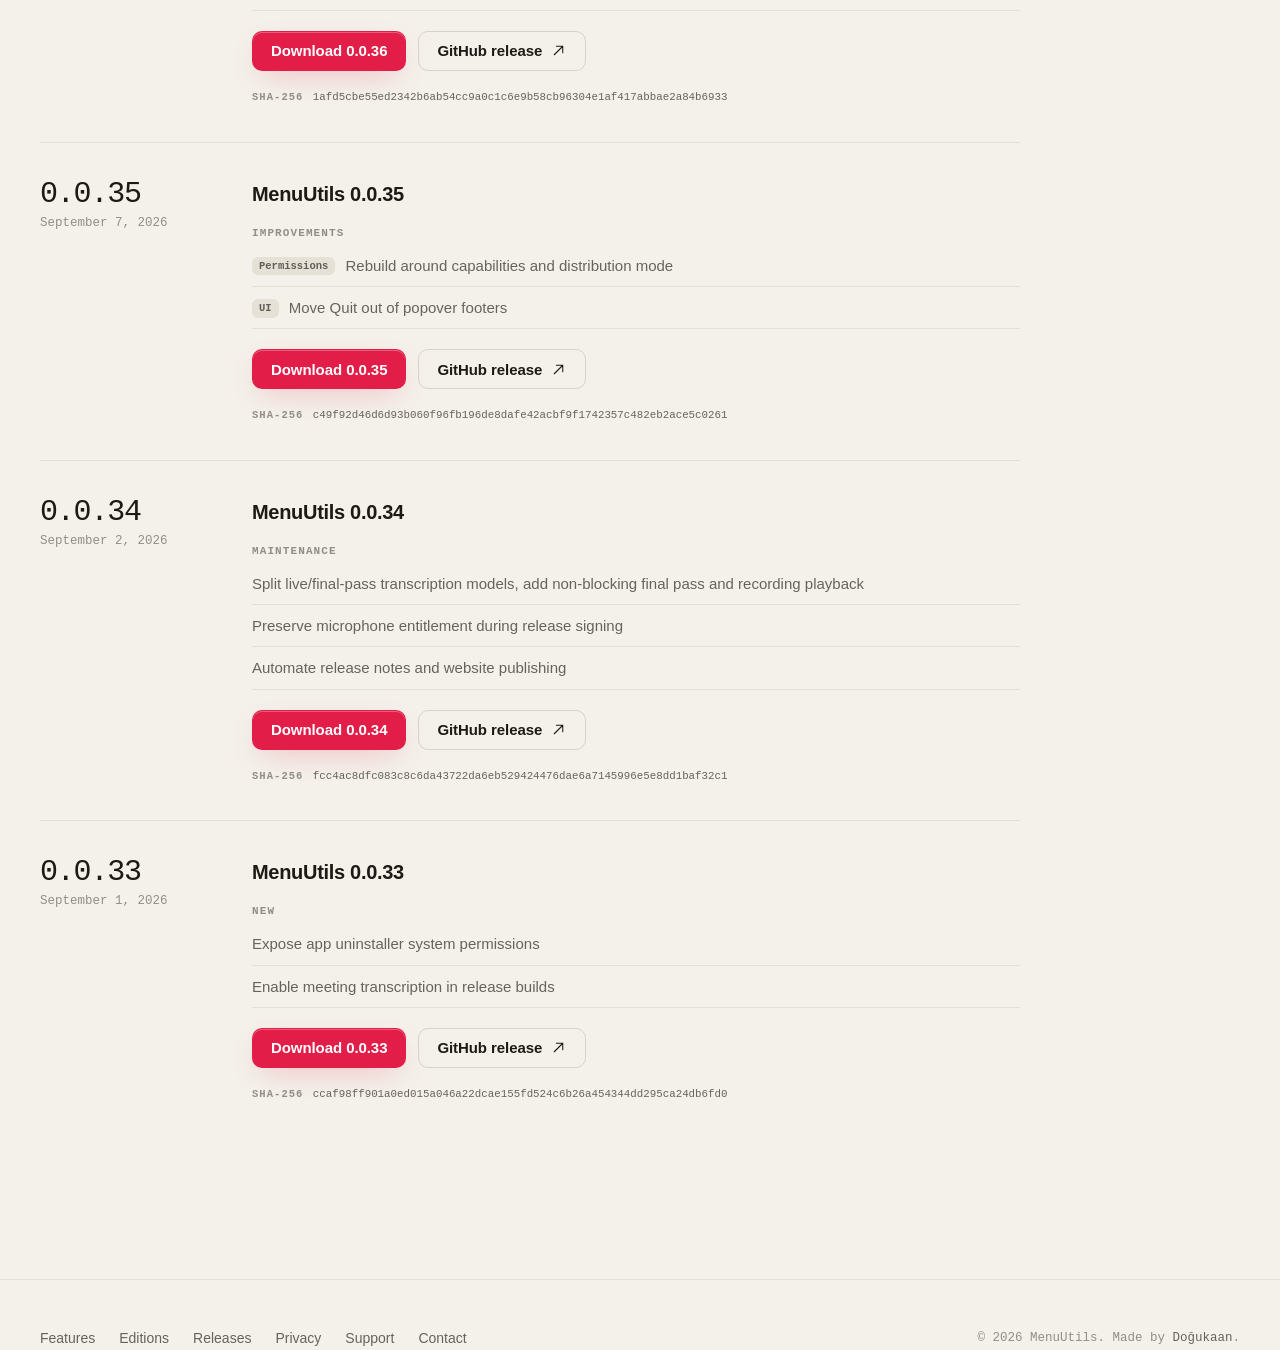
<file: releases.html>
<!doctype html>
<html lang="en" class="no-js">
<head>
  <meta charset="utf-8">
  <meta name="viewport" content="width=device-width, initial-scale=1">
  <title>Release notes — MenuUtils</title>
  <meta name="description" content="MenuUtils release notes and notarized direct downloads.">
  <meta name="theme-color" content="#141311" media="(prefers-color-scheme: dark)">
  <meta name="theme-color" content="#f4f1ea" media="(prefers-color-scheme: light)">
  <script>(function(d){var r=d.documentElement;r.classList.remove('no-js');r.classList.add('js');if(!matchMedia('(prefers-reduced-motion: reduce)').matches){r.classList.add('motion');setTimeout(function(){if(!window.__muMotion)r.classList.remove('motion')},2500)}})(document);</script>
  <link rel="stylesheet" href="/assets/style.css">
  <link rel="icon" href="/assets/favicon.svg" type="image/svg+xml">
  <script src="/assets/vendor/gsap/gsap.min.js" defer></script>
  <script src="/assets/vendor/gsap/ScrollTrigger.min.js" defer></script>
  <script src="/assets/vendor/gsap/ScrollToPlugin.min.js" defer></script>
  <script src="/assets/vendor/gsap/SplitText.min.js" defer></script>
  <script src="/assets/site.js" defer></script>
</head>
<body class="page-releases">
<svg class="icon-sprite" aria-hidden="true" xmlns="http://www.w3.org/2000/svg">
  <symbol id="ic-download" viewBox="0 0 24 24"><path d="M6 20L18 20"/><path d="M12 4V16M12 16L15.5 12.5M12 16L8.5 12.5"/></symbol>
  <symbol id="ic-arrow-up-right" viewBox="0 0 24 24"><path d="M6 18L18 6M18 6H9M18 6V15"/></symbol>
  <symbol id="ic-wifi" viewBox="0 0 24 24"><path d="M12 19.51L12.01 19.4989"/><path d="M2 8C8 3.5 16 3.5 22 8"/><path d="M5 12C9 9 15 9 19 12"/><path d="M8.5 15.5C10.7504 14.1 13.2498 14.0996 15.5001 15.5"/></symbol>
  <symbol id="ic-cpu" viewBox="0 0 24 24"><path d="M8 15.4V8.6C8 8.26863 8.26863 8 8.6 8H15.4C15.7314 8 16 8.26863 16 8.6V15.4C16 15.7314 15.7314 16 15.4 16H8.6C8.26863 16 8 15.7314 8 15.4Z"/><path d="M20 4.6V19.4C20 19.7314 19.7314 20 19.4 20H4.6C4.26863 20 4 19.7314 4 19.4V4.6C4 4.26863 4.26863 4 4.6 4H19.4C19.7314 4 20 4.26863 20 4.6Z"/><path d="M17 4V2M12 4V2M7 4V2M7 20V22M12 20V22M17 20V22M20 17H22M20 12H22M20 7H22M4 17H2M4 12H2M4 7H2"/></symbol>
  <symbol id="ic-trash" viewBox="0 0 24 24"><path d="M20 9L18.005 20.3463C17.8369 21.3026 17.0062 22 16.0353 22H7.96474C6.99379 22 6.1631 21.3026 5.99496 20.3463L4 9"/><path d="M21 6L15.375 6M3 6L8.625 6M8.625 6V4C8.625 2.89543 9.52043 2 10.625 2H13.375C14.4796 2 15.375 2.89543 15.375 4V6M8.625 6L15.375 6"/></symbol>
  <symbol id="ic-code" viewBox="0 0 24 24"><path d="M13.5 6L10 18.5"/><path d="M6.5 8.5L3 12L6.5 15.5"/><path d="M17.5 8.5L21 12L17.5 15.5"/></symbol>
  <symbol id="ic-paste-clipboard" viewBox="0 0 24 24"><path d="M8.5 4H6C4.89543 4 4 4.89543 4 6V20C4 21.1046 4.89543 22 6 22H18C19.1046 22 20 21.1046 20 20V6C20 4.89543 19.1046 4 18 4H15.5"/><path d="M8 6.4V4.5C8 4.22386 8.22386 4 8.5 4C8.77614 4 9.00422 3.77604 9.05152 3.50398C9.19968 2.65171 9.77399 1 12 1C14.226 1 14.8003 2.65171 14.9485 3.50398C14.9958 3.77604 15.2239 4 15.5 4C15.7761 4 16 4.22386 16 4.5V6.4C16 6.73137 15.7314 7 15.4 7H8.6C8.26863 7 8 6.73137 8 6.4Z"/></symbol>
  <symbol id="ic-mic" viewBox="0 0 24 24"><rect x="8" y="2" width="8" height="13" rx="4"/><path d="M5 11C5 14.866 8.134 18 12 18C15.866 18 19 14.866 19 11M12 18V22M8 22H16"/></symbol>
  <symbol id="ic-keyboard" viewBox="0 0 24 24"><rect x="2" y="5" width="20" height="14" rx="2"/><path d="M6 9.01L6.01 8.999M10 9.01L10.01 8.999M14 9.01L14.01 8.999M18 9.01L18.01 8.999M6 12.01L6.01 11.999M18 12.01L18.01 11.999M8 15.5H16"/></symbol>
  <symbol id="ic-shield" viewBox="0 0 24 24"><path d="M5 18L3.13036 4.91253C3.05646 4.39524 3.39389 3.91247 3.90398 3.79912L11.5661 2.09641C11.8519 2.03291 12.1481 2.03291 12.4339 2.09641L20.096 3.79912C20.6061 3.91247 20.9435 4.39524 20.8696 4.91252L19 18C18.9293 18.495 18.5 21.5 12 21.5C5.5 21.5 5.07071 18.495 5 18Z"/></symbol>
  <symbol id="ic-check" viewBox="0 0 24 24"><path d="M5 13L9 17L19 7"/></symbol>
  <symbol id="ic-copy" viewBox="0 0 24 24"><path d="M19.4 20H9.6C9.26863 20 9 19.7314 9 19.4V9.6C9 9.26863 9.26863 9 9.6 9H19.4C19.7314 9 20 9.26863 20 9.6V19.4C20 19.7314 19.7314 20 19.4 20Z"/><path d="M15 9V4.6C15 4.26863 14.7314 4 14.4 4H4.6C4.26863 4 4 4.26863 4 4.6V14.4C4 14.7314 4.26863 15 4.6 15H9"/></symbol>
  <symbol id="ic-hider" viewBox="0 0 24 24"><path d="M15 6L9 12L15 18"/></symbol>
  <symbol id="ic-menu-glyph" viewBox="0 0 24 24"><path d="M4 7H20M4 12H16M4 17H18"/></symbol>
</svg>

<header class="menubar">
  <div class="menubar-inner">
    <a class="mb-brand" href="/"><svg class="brand-mark" viewBox="100 100 824 824" aria-hidden="true"><defs><linearGradient id="muBg" x1="0" y1="0" x2="0" y2="1"><stop offset="0" stop-color="#2a2824"/><stop offset="1" stop-color="#141311"/></linearGradient><linearGradient id="muCoral" x1="0" y1="0" x2="1" y2="1"><stop offset="0" stop-color="#fb7185"/><stop offset="1" stop-color="#e11d48"/></linearGradient><linearGradient id="muSheen" x1="0" y1="0" x2="0" y2="1"><stop offset="0" stop-color="#fff" stop-opacity=".14"/><stop offset=".5" stop-color="#fff" stop-opacity="0"/></linearGradient></defs><rect x="100" y="100" width="824" height="824" rx="185" fill="url(#muBg)"/><rect x="176" y="176" width="320" height="320" rx="72" fill="url(#muCoral)"/><g fill="#fff"><rect x="236" y="262" width="180" height="30" rx="15"/><rect x="236" y="320" width="140" height="30" rx="15" opacity=".85"/><rect x="236" y="378" width="160" height="30" rx="15" opacity=".7"/></g><rect x="528" y="176" width="320" height="320" rx="72" fill="rgba(255,246,236,.08)" stroke="rgba(255,246,236,.10)" stroke-width="3"/><polyline points="578,400 630,360 676,380 724,300 798,330" fill="none" stroke="#4cc38a" stroke-width="20" stroke-linecap="round" stroke-linejoin="round"/><rect x="176" y="528" width="320" height="320" rx="72" fill="rgba(255,246,236,.08)" stroke="rgba(255,246,236,.10)" stroke-width="3"/><g fill="#f5f0e9" opacity=".8"><rect x="236" y="650" width="26" height="76" rx="13"/><rect x="284" y="610" width="26" height="156" rx="13"/><rect x="332" y="580" width="26" height="216" rx="13"/><rect x="380" y="630" width="26" height="116" rx="13"/></g><rect x="528" y="528" width="320" height="320" rx="72" fill="rgba(255,246,236,.08)" stroke="rgba(255,246,236,.10)" stroke-width="3"/><circle cx="688" cy="688" r="86" fill="none" stroke="rgba(245,240,233,.16)" stroke-width="30"/><path d="M688 602 A86 86 0 1 1 602 688" fill="none" stroke="#e0a83a" stroke-width="30" stroke-linecap="round"/><rect x="100" y="100" width="824" height="824" rx="185" fill="url(#muSheen)"/><rect x="101.5" y="101.5" width="821" height="821" rx="183.5" fill="none" stroke="rgba(255,255,255,.14)" stroke-width="3"/></svg><span>MenuUtils</span></a>
    <nav class="mb-menu" aria-label="Primary">
      <a href="/#features">Features</a>
      <a href="/#editions">Editions</a>
      <a href="/#download">Download</a>
      <a href="/releases" aria-current="page">Releases</a>
      <a href="/privacy">Privacy</a>
      <a href="/support">Support</a>
    </nav>
    <div class="mb-status">
      <span class="mb-item mb-net" aria-hidden="true"><span>↑ <b data-readout="up">11.7</b> KB/s</span><span>↓ <b data-readout="down">15.8</b> KB/s</span></span>
      <span class="mb-item mb-cpu" aria-hidden="true"><svg class="mb-spark" viewBox="0 0 30 14" preserveAspectRatio="none"><polyline data-spark points="0,10 30,10"/></svg><span><b data-readout="cpu">22</b>%</span></span>
      <button class="mb-item mb-hider" type="button" aria-pressed="false" aria-label="Hide menu bar icons" title="Hide menu bar icons"><svg class="icon" viewBox="0 0 24 24" aria-hidden="true"><use href="#ic-hider"/></svg></button>
      <button class="mb-item mb-toggle" type="button" aria-expanded="false" aria-controls="mb-pop"><svg class="icon" viewBox="0 0 24 24" aria-hidden="true"><use href="#ic-menu-glyph"/></svg><span class="mb-toggle-label">Menu</span><span class="visually-hidden">Open the MenuUtils menu</span></button>
      <span class="mb-item mb-clock" data-clock aria-hidden="true">Tue 6 Oct 09:41</span>
    </div>
  </div>
  <div class="mb-pop" id="mb-pop" hidden>
    <div class="mb-pop-head">
      <svg class="brand-mark" viewBox="100 100 824 824" aria-hidden="true"><rect x="100" y="100" width="824" height="824" rx="185" fill="url(#muBg)"/><rect x="176" y="176" width="320" height="320" rx="72" fill="url(#muCoral)"/><g fill="#fff"><rect x="236" y="262" width="180" height="30" rx="15"/><rect x="236" y="320" width="140" height="30" rx="15" opacity=".85"/><rect x="236" y="378" width="160" height="30" rx="15" opacity=".7"/></g><rect x="528" y="176" width="320" height="320" rx="72" fill="rgba(255,246,236,.08)" stroke="rgba(255,246,236,.10)" stroke-width="3"/><polyline points="578,400 630,360 676,380 724,300 798,330" fill="none" stroke="#4cc38a" stroke-width="20" stroke-linecap="round" stroke-linejoin="round"/><rect x="176" y="528" width="320" height="320" rx="72" fill="rgba(255,246,236,.08)" stroke="rgba(255,246,236,.10)" stroke-width="3"/><g fill="#f5f0e9" opacity=".8"><rect x="236" y="650" width="26" height="76" rx="13"/><rect x="284" y="610" width="26" height="156" rx="13"/><rect x="332" y="580" width="26" height="216" rx="13"/><rect x="380" y="630" width="26" height="116" rx="13"/></g><rect x="528" y="528" width="320" height="320" rx="72" fill="rgba(255,246,236,.08)" stroke="rgba(255,246,236,.10)" stroke-width="3"/><circle cx="688" cy="688" r="86" fill="none" stroke="rgba(245,240,233,.16)" stroke-width="30"/><path d="M688 602 A86 86 0 1 1 602 688" fill="none" stroke="#e0a83a" stroke-width="30" stroke-linecap="round"/><rect x="100" y="100" width="824" height="824" rx="185" fill="url(#muSheen)"/><rect x="101.5" y="101.5" width="821" height="821" rx="183.5" fill="none" stroke="rgba(255,255,255,.14)" stroke-width="3"/></svg>
      <div><strong>MenuUtils</strong><span>8 modules, 1 status item</span></div>
      <span class="status-pill">Running</span>
    </div>
    <p class="mb-pop-label">Modules</p>
    <ul class="mb-pop-modules">
      <li><a href="/#m-system"><span class="chip"><svg class="icon" viewBox="0 0 24 24" aria-hidden="true"><use href="#ic-cpu"/></svg></span>System Monitor<span class="switch" aria-hidden="true"></span></a></li>
      <li><a href="/#m-network"><span class="chip"><svg class="icon" viewBox="0 0 24 24" aria-hidden="true"><use href="#ic-wifi"/></svg></span>Network Monitor<span class="switch" aria-hidden="true"></span></a></li>
      <li><a href="/#m-clipboard"><span class="chip"><svg class="icon" viewBox="0 0 24 24" aria-hidden="true"><use href="#ic-paste-clipboard"/></svg></span>Clipboard Manager<span class="switch" aria-hidden="true"></span></a></li>
      <li><a href="/#m-transcription"><span class="chip"><svg class="icon" viewBox="0 0 24 24" aria-hidden="true"><use href="#ic-mic"/></svg></span>Meeting Transcription<span class="switch" aria-hidden="true"></span></a></li>
      <li><a href="/#m-uninstaller"><span class="chip"><svg class="icon" viewBox="0 0 24 24" aria-hidden="true"><use href="#ic-trash"/></svg></span>App Uninstaller<span class="switch" aria-hidden="true"></span></a></li>
      <li><a href="/#m-xcode"><span class="chip"><svg class="icon" viewBox="0 0 24 24" aria-hidden="true"><use href="#ic-code"/></svg></span>Xcode Cleaner<span class="switch" aria-hidden="true"></span></a></li>
      <li><a href="/#m-keyboard"><span class="chip"><svg class="icon" viewBox="0 0 24 24" aria-hidden="true"><use href="#ic-keyboard"/></svg></span>Keyboard Cleaner<span class="switch" aria-hidden="true"></span></a></li>
      <li><a href="/#m-hider"><span class="chip"><svg class="icon" viewBox="0 0 24 24" aria-hidden="true"><use href="#ic-hider"/></svg></span>Menu Bar Hider<span class="switch" aria-hidden="true"></span></a></li>
    </ul>
    <p class="mb-pop-label">Site</p>
    <ul class="mb-pop-links">
      <li><a href="/#preferences">Preferences</a></li>
      <li><a href="/#editions">Editions</a></li>
      <li><a href="/releases">Release notes</a></li>
      <li><a href="/privacy">Privacy</a></li>
      <li><a href="/support">Support</a></li>
    </ul>
    <div class="mb-pop-foot">
      <a class="btn btn-primary btn-block" href="/#download"><svg class="icon" viewBox="0 0 24 24" aria-hidden="true"><use href="#ic-download"/></svg> Download for Mac</a>
    </div>
  </div>
</header>

<main class="doc">
  <div class="container">
    <header class="doc-head">
      <p class="eyebrow">Release history</p>
      <h1 data-split>What's new in MenuUtils</h1>
      <p class="lede">Every direct release is signed with Developer ID, notarized by Apple, and delivered through Sparkle.</p>
    </header>
    <ol class="release-list">
      <li class="release" id="v0.8.7">
        <div class="release-when">
          <p class="release-version">0.8.7</p>
          <p class="release-date">November 22, 2026</p>
        </div>
        <div class="release-body">
          <h2>MenuUtils 0.8.7</h2>
          <h3>Fixed</h3>
          <ul class="change-list">
          <li>Fixed menu bar popovers showing a legacy vertical scrollbar gutter on macOS by suppressing scroll indicators unconditionally.</li>
          </ul>
          <div class="cta-row">
            <a class="btn btn-primary" href="https://github.com/darkbringer1/menuutils/releases/download/v0.8.7/MenuUtils-0.8.7.dmg">Download 0.8.7</a>
            <a class="btn btn-ghost" href="https://github.com/darkbringer1/menuutils/releases/tag/v0.8.7">GitHub release <svg class="icon" viewBox="0 0 24 24" aria-hidden="true"><use href="#ic-arrow-up-right"/></svg></a>
          </div>
          <p class="checksum"><span>SHA-256</span> <code>81e281e55fc1c618688bc1f799ee749fe953eaace5438bc379c3e311f6c90335</code></p>
        </div>
      </li>
      <li class="release" id="v0.8.6">
        <div class="release-when">
          <p class="release-version">0.8.6</p>
          <p class="release-date">November 22, 2026</p>
        </div>
        <div class="release-body">
          <h2>MenuUtils 0.8.6</h2>
          <h3>New</h3>
          <ul class="change-list">
          <li>Added Nemotron Unified ASR 0.6B for multilingual live captions across 25 European languages.</li>
          <li>Added Cohere Transcribe 2B for high-accuracy on-device final transcription across 14 languages, including Arabic, CJK, and Vietnamese.</li>
          <li>Added automatic live speaker echo suppression in Call mode when using speakers, automatically bypassing when headphones are connected.</li>
          <li>Added a collapsible, resizable sidebar (Option-Command-S) to the Meeting Transcription workspace.</li>
          </ul>
          <h3>Improved</h3>
          <ul class="change-list">
          <li>Unified permissions across all modules with live refresh on return from System Settings and direct Speech Recognition controls.</li>
          <li>Hid redundant folder-access setup prompts in direct builds and cleaned up popover scrollbars.</li>
          </ul>
          <h3>Fixed</h3>
          <ul class="change-list">
          <li>Fixed folder-access picker failing validation by opening directly in the requested folder or its nearest existing parent.</li>
          </ul>
          <div class="cta-row">
            <a class="btn btn-primary" href="https://github.com/darkbringer1/menuutils/releases/download/v0.8.6/MenuUtils-0.8.6.dmg">Download 0.8.6</a>
            <a class="btn btn-ghost" href="https://github.com/darkbringer1/menuutils/releases/tag/v0.8.6">GitHub release <svg class="icon" viewBox="0 0 24 24" aria-hidden="true"><use href="#ic-arrow-up-right"/></svg></a>
          </div>
          <p class="checksum"><span>SHA-256</span> <code>ed79ebe49e8eaec01163a2078e38b2d84d8ed593381dab6efbf934adff90c735</code></p>
        </div>
      </li>
      <li class="release" id="v0.8.5">
        <div class="release-when">
          <p class="release-version">0.8.5</p>
          <p class="release-date">November 21, 2026</p>
        </div>
        <div class="release-body">
          <h2>MenuUtils 0.8.5</h2>
          <h3>New</h3>
          <ul class="change-list">
          <li>Reset learned icon positions in Menu Bar Hider settings to recalibrate your menu bar layout anytime.</li>
          </ul>
          <h3>Improved</h3>
          <ul class="change-list">
          <li>Refined MenuUtils preferences, onboarding, theme picker, and menu bar popovers for clearer hierarchy in Light and Dark Mode.</li>
          <li>Rebuilt Menu Bar Hider tracking to stay accurate across multi-display setups, camera notches, wake, screen unlock, and live drags.</li>
          <li>Polished Meeting Transcription views, model labels, mini-player controls, and empty transcript states.</li>
          </ul>
          <h3>Fixed</h3>
          <ul class="change-list">
          <li>Fixed Menu Bar Hider icons reappearing behind the hidden arrow or right-side items toggling unexpectedly when hiding.</li>
          <li>Fixed opening the icon picker in Preferences breaking the window height and fixed sibling menu bar popovers overlapping.</li>
          <li>Fixed a macOS 27 crash when quitting MenuUtils after opening a menu bar popover.</li>
          </ul>
          <div class="cta-row">
            <a class="btn btn-primary" href="https://github.com/darkbringer1/menuutils/releases/download/v0.8.5/MenuUtils-0.8.5.dmg">Download 0.8.5</a>
            <a class="btn btn-ghost" href="https://github.com/darkbringer1/menuutils/releases/tag/v0.8.5">GitHub release <svg class="icon" viewBox="0 0 24 24" aria-hidden="true"><use href="#ic-arrow-up-right"/></svg></a>
          </div>
          <p class="checksum"><span>SHA-256</span> <code>4071167daf4652242ca2f8ffa316fd91df174c93de430ca1d3bc29128b4acf87</code></p>
        </div>
      </li>
      <li class="release" id="v0.8.4">
        <div class="release-when">
          <p class="release-version">0.8.4</p>
          <p class="release-date">October 17, 2026</p>
        </div>
        <div class="release-body">
          <h2>MenuUtils 0.8.4</h2>
          <h3>Fixes</h3>
          <ul class="change-list">
          <li>Fix MenuBarHider re-hiding icons moved out of the hidden section</li>
          </ul>
          <div class="cta-row">
            <a class="btn btn-primary" href="https://github.com/darkbringer1/menuutils/releases/download/v0.8.4/MenuUtils-0.8.4.dmg">Download 0.8.4</a>
            <a class="btn btn-ghost" href="https://github.com/darkbringer1/menuutils/releases/tag/v0.8.4">GitHub release <svg class="icon" viewBox="0 0 24 24" aria-hidden="true"><use href="#ic-arrow-up-right"/></svg></a>
          </div>
          <p class="checksum"><span>SHA-256</span> <code>52e51ce5334e760f6748189db7943d64598d8259f5b35af21aefad983f9c61b8</code></p>
        </div>
      </li>
      <li class="release" id="v0.8.3">
        <div class="release-when">
          <p class="release-version">0.8.3</p>
          <p class="release-date">October 16, 2026</p>
        </div>
        <div class="release-body">
          <h2>MenuUtils 0.8.3</h2>
          <h3>New</h3>
          <ul class="change-list">
          <li>Add opt-in real-recording transcription reports</li>
          <li>Add Cactus Whistle as a final-pass transcription model</li>
          </ul>
          <h3>Maintenance</h3>
          <ul class="change-list">
          <li>Build Whistle only for Apple silicon</li>
          <li>Keep new menu bar icons hidden in MenuBarHider</li>
          </ul>
          <div class="cta-row">
            <a class="btn btn-primary" href="https://github.com/darkbringer1/menuutils/releases/download/v0.8.3/MenuUtils-0.8.3.dmg">Download 0.8.3</a>
            <a class="btn btn-ghost" href="https://github.com/darkbringer1/menuutils/releases/tag/v0.8.3">GitHub release <svg class="icon" viewBox="0 0 24 24" aria-hidden="true"><use href="#ic-arrow-up-right"/></svg></a>
          </div>
          <p class="checksum"><span>SHA-256</span> <code>5d3f519224ee55c3a2cd7151d401ada8225030174bd2082a0f15956c2ec9e63c</code></p>
        </div>
      </li>
      <li class="release" id="v0.8.2">
        <div class="release-when">
          <p class="release-version">0.8.2</p>
          <p class="release-date">October 6, 2026</p>
        </div>
        <div class="release-body">
          <h2>MenuUtils 0.8.2</h2>
          <h3>Fixes</h3>
          <ul class="change-list">
          <li>Fix MenuBarHider hiding newly launched menu bar apps</li>
          </ul>
          <h3>Maintenance</h3>
          <ul class="change-list">
          <li>Use the Evolved Grid app icon in release page chrome</li>
          </ul>
          <div class="cta-row">
            <a class="btn btn-primary" href="https://github.com/darkbringer1/menuutils/releases/download/v0.8.2/MenuUtils-0.8.2.dmg">Download 0.8.2</a>
            <a class="btn btn-ghost" href="https://github.com/darkbringer1/menuutils/releases/tag/v0.8.2">GitHub release <svg class="icon" viewBox="0 0 24 24" aria-hidden="true"><use href="#ic-arrow-up-right"/></svg></a>
          </div>
          <p class="checksum"><span>SHA-256</span> <code>02ee2e261dbb98e2a505e11d99b457f720ce9d19357577541943c5261c276ed5</code></p>
        </div>
      </li>
      <li class="release" id="v0.8.1">
        <div class="release-when">
          <p class="release-version">0.8.1</p>
          <p class="release-date">October 6, 2026</p>
        </div>
        <div class="release-body">
          <h2>MenuUtils 0.8.1</h2>
          <h3>Maintenance</h3>
          <ul class="change-list">
          <li>Build direct releases on a macos-26 runner</li>
          <li>Replace the app icon with the Evolved Grid design</li>
          </ul>
          <div class="cta-row">
            <a class="btn btn-primary" href="https://github.com/darkbringer1/menuutils/releases/download/v0.8.1/MenuUtils-0.8.1.dmg">Download 0.8.1</a>
            <a class="btn btn-ghost" href="https://github.com/darkbringer1/menuutils/releases/tag/v0.8.1">GitHub release <svg class="icon" viewBox="0 0 24 24" aria-hidden="true"><use href="#ic-arrow-up-right"/></svg></a>
          </div>
          <p class="checksum"><span>SHA-256</span> <code>f3e8455f7d0150098658f2f7504ec0ce2829af833716349ae26e41f44d8d54ee</code></p>
        </div>
      </li>
      <li class="release" id="v0.8.0">
        <div class="release-when">
          <p class="release-version">0.8.0</p>
          <p class="release-date">October 6, 2026</p>
        </div>
        <div class="release-body">
          <h2>MenuUtils 0.8.0</h2>
          <h3>New</h3>
          <ul class="change-list">
          <li>Add MenuBarHider module (macOS 27, direct build only)</li>
          </ul>
          <h3>Maintenance</h3>
          <ul class="change-list">
          <li>Hide macOS items and pick arrow icons in MenuBarHider</li>
          <li>Link the Preferences gallery from the release page menu</li>
          <li>Render release pages in the redesigned site markup</li>
          <li>Document the technical stack</li>
          </ul>
          <div class="cta-row">
            <a class="btn btn-primary" href="https://github.com/darkbringer1/menuutils/releases/download/v0.8.0/MenuUtils-0.8.0.dmg">Download 0.8.0</a>
            <a class="btn btn-ghost" href="https://github.com/darkbringer1/menuutils/releases/tag/v0.8.0">GitHub release <svg class="icon" viewBox="0 0 24 24" aria-hidden="true"><use href="#ic-arrow-up-right"/></svg></a>
          </div>
          <p class="checksum"><span>SHA-256</span> <code>822071aa059daa07a36d5bad148684236bbcf481d0a769b5f81d016c352ea930</code></p>
        </div>
      </li>
      <li class="release" id="v0.0.42">
        <div class="release-when">
          <p class="release-version">0.0.42</p>
          <p class="release-date">September 22, 2026</p>
        </div>
        <div class="release-body">
          <h2>MenuUtils 0.0.42</h2>
          <h3>New</h3>
          <ul class="change-list">
          <li>Add Open at Login setting to MenuUtils</li>
          <li><span class="change-scope">Release Site</span> Rewrite marked download buttons to latest DMG</li>
          </ul>
          <h3>Improvements</h3>
          <ul class="change-list">
          <li>update backlog</li>
          </ul>
          <h3>Maintenance</h3>
          <ul class="change-list">
          <li>Document keyboard cleaner references and future ideas</li>
          </ul>
          <div class="cta-row">
            <a class="btn btn-primary" href="https://github.com/darkbringer1/menuutils/releases/download/v0.0.42/MenuUtils-0.0.42.dmg">Download 0.0.42</a>
            <a class="btn btn-ghost" href="https://github.com/darkbringer1/menuutils/releases/tag/v0.0.42">GitHub release <svg class="icon" viewBox="0 0 24 24" aria-hidden="true"><use href="#ic-arrow-up-right"/></svg></a>
          </div>
          <p class="checksum"><span>SHA-256</span> <code>b9535902a59ed674effbfafc30992301b75d1a89be8456988f29135ac0fbbaea</code></p>
        </div>
      </li>
      <li class="release" id="v0.0.41">
        <div class="release-when">
          <p class="release-version">0.0.41</p>
          <p class="release-date">September 15, 2026</p>
        </div>
        <div class="release-body">
          <h2>MenuUtils 0.0.41</h2>
          <h3>New</h3>
          <ul class="change-list">
          <li><span class="change-scope">Keyboard Cleaner</span> Add keyboard cleaning mode and soft lock</li>
          </ul>
          <div class="cta-row">
            <a class="btn btn-primary" href="https://github.com/darkbringer1/menuutils/releases/download/v0.0.41/MenuUtils-0.0.41.dmg">Download 0.0.41</a>
            <a class="btn btn-ghost" href="https://github.com/darkbringer1/menuutils/releases/tag/v0.0.41">GitHub release <svg class="icon" viewBox="0 0 24 24" aria-hidden="true"><use href="#ic-arrow-up-right"/></svg></a>
          </div>
          <p class="checksum"><span>SHA-256</span> <code>49c9f0098688d20903e84f920d54066dd8f8ca797f6a9c7459c615755fef6699</code></p>
        </div>
      </li>
      <li class="release" id="v0.0.40">
        <div class="release-when">
          <p class="release-version">0.0.40</p>
          <p class="release-date">September 14, 2026</p>
        </div>
        <div class="release-body">
          <h2>MenuUtils 0.0.40</h2>
          <h3>New</h3>
          <ul class="change-list">
          <li><span class="change-scope">Transcription</span> Complete permission and device matrix validation (T3)</li>
          </ul>
          <div class="cta-row">
            <a class="btn btn-primary" href="https://github.com/darkbringer1/menuutils/releases/download/v0.0.40/MenuUtils-0.0.40.dmg">Download 0.0.40</a>
            <a class="btn btn-ghost" href="https://github.com/darkbringer1/menuutils/releases/tag/v0.0.40">GitHub release <svg class="icon" viewBox="0 0 24 24" aria-hidden="true"><use href="#ic-arrow-up-right"/></svg></a>
          </div>
          <p class="checksum"><span>SHA-256</span> <code>4dda19b270eea4097d6ce84fe727c4fdd025d561cff74553aea227af31538bf0</code></p>
        </div>
      </li>
      <li class="release" id="v0.0.39">
        <div class="release-when">
          <p class="release-version">0.0.39</p>
          <p class="release-date">September 8, 2026</p>
        </div>
        <div class="release-body">
          <h2>MenuUtils 0.0.39</h2>
          <h3>New</h3>
          <ul class="change-list">
          <li><span class="change-scope">Transcription</span> Add a chunked on-device SFSpeechRecognizer lane</li>
          <li><span class="change-scope">Transcription</span> Suppress call-mode echo against the system-audio lane</li>
          </ul>
          <h3>Fixes</h3>
          <ul class="change-list">
          <li><span class="change-scope">Transcription</span> Handle SpeechAnalyzer resource limits instead of gating</li>
          </ul>
          <div class="cta-row">
            <a class="btn btn-primary" href="https://github.com/darkbringer1/menuutils/releases/download/v0.0.39/MenuUtils-0.0.39.dmg">Download 0.0.39</a>
            <a class="btn btn-ghost" href="https://github.com/darkbringer1/menuutils/releases/tag/v0.0.39">GitHub release <svg class="icon" viewBox="0 0 24 24" aria-hidden="true"><use href="#ic-arrow-up-right"/></svg></a>
          </div>
          <p class="checksum"><span>SHA-256</span> <code>cf0f427ac488137048cb5caa76a6bb726c7ed40eed23191857a200a89f474c9f</code></p>
        </div>
      </li>
      <li class="release" id="v0.0.38">
        <div class="release-when">
          <p class="release-version">0.0.38</p>
          <p class="release-date">September 8, 2026</p>
        </div>
        <div class="release-body">
          <h2>MenuUtils 0.0.38</h2>
          <h3>New</h3>
          <ul class="change-list">
          <li><span class="change-scope">Transcription</span> Import audio/video files and route by locale</li>
          </ul>
          <h3>Maintenance</h3>
          <ul class="change-list">
          <li>Merge branch &#x27;feat/transcription-file-import&#x27;</li>
          </ul>
          <div class="cta-row">
            <a class="btn btn-primary" href="https://github.com/darkbringer1/menuutils/releases/download/v0.0.38/MenuUtils-0.0.38.dmg">Download 0.0.38</a>
            <a class="btn btn-ghost" href="https://github.com/darkbringer1/menuutils/releases/tag/v0.0.38">GitHub release <svg class="icon" viewBox="0 0 24 24" aria-hidden="true"><use href="#ic-arrow-up-right"/></svg></a>
          </div>
          <p class="checksum"><span>SHA-256</span> <code>2d708acce9c548e14677469b8135fc2124ef04d4cd39c0a8662dd464ba27411c</code></p>
        </div>
      </li>
      <li class="release" id="v0.0.37">
        <div class="release-when">
          <p class="release-version">0.0.37</p>
          <p class="release-date">September 8, 2026</p>
        </div>
        <div class="release-body">
          <h2>MenuUtils 0.0.37</h2>
          <h3>New</h3>
          <ul class="change-list">
          <li><span class="change-scope">App Uninstaller</span> Remove root-owned leftovers through a privileged helper</li>
          </ul>
          <h3>Fixes</h3>
          <ul class="change-list">
          <li>Stop MenuUtils relaunching itself after quit</li>
          <li><span class="change-scope">App Uninstaller</span> Report why cleanup failed instead of a wall of NSError</li>
          </ul>
          <h3>Maintenance</h3>
          <ul class="change-list">
          <li>Merge branch &#x27;fix/app-uninstaller-cleanup-failures&#x27;</li>
          </ul>
          <div class="cta-row">
            <a class="btn btn-primary" href="https://github.com/darkbringer1/menuutils/releases/download/v0.0.37/MenuUtils-0.0.37.dmg">Download 0.0.37</a>
            <a class="btn btn-ghost" href="https://github.com/darkbringer1/menuutils/releases/tag/v0.0.37">GitHub release <svg class="icon" viewBox="0 0 24 24" aria-hidden="true"><use href="#ic-arrow-up-right"/></svg></a>
          </div>
          <p class="checksum"><span>SHA-256</span> <code>b0b1e73c7ae8b91a45cff3178319054dbabeb0b6053e7087afa97703dc68c2c8</code></p>
        </div>
      </li>
      <li class="release" id="v0.0.36">
        <div class="release-when">
          <p class="release-version">0.0.36</p>
          <p class="release-date">September 7, 2026</p>
        </div>
        <div class="release-body">
          <h2>MenuUtils 0.0.36</h2>
          <h3>Fixes</h3>
          <ul class="change-list">
          <li>Stop the App Uninstaller hang, the relaunch after quit, and a disk I/O trap</li>
          </ul>
          <div class="cta-row">
            <a class="btn btn-primary" href="https://github.com/darkbringer1/menuutils/releases/download/v0.0.36/MenuUtils-0.0.36.dmg">Download 0.0.36</a>
            <a class="btn btn-ghost" href="https://github.com/darkbringer1/menuutils/releases/tag/v0.0.36">GitHub release <svg class="icon" viewBox="0 0 24 24" aria-hidden="true"><use href="#ic-arrow-up-right"/></svg></a>
          </div>
          <p class="checksum"><span>SHA-256</span> <code>1afd5cbe55ed2342b6ab54cc9a0c1c6e9b58cb96304e1af417abbae2a84b6933</code></p>
        </div>
      </li>
      <li class="release" id="v0.0.35">
        <div class="release-when">
          <p class="release-version">0.0.35</p>
          <p class="release-date">September 7, 2026</p>
        </div>
        <div class="release-body">
          <h2>MenuUtils 0.0.35</h2>
          <h3>Improvements</h3>
          <ul class="change-list">
          <li><span class="change-scope">Permissions</span> Rebuild around capabilities and distribution mode</li>
          <li><span class="change-scope">UI</span> Move Quit out of popover footers</li>
          </ul>
          <div class="cta-row">
            <a class="btn btn-primary" href="https://github.com/darkbringer1/menuutils/releases/download/v0.0.35/MenuUtils-0.0.35.dmg">Download 0.0.35</a>
            <a class="btn btn-ghost" href="https://github.com/darkbringer1/menuutils/releases/tag/v0.0.35">GitHub release <svg class="icon" viewBox="0 0 24 24" aria-hidden="true"><use href="#ic-arrow-up-right"/></svg></a>
          </div>
          <p class="checksum"><span>SHA-256</span> <code>c49f92d46d6d93b060f96fb196de8dafe42acbf9f1742357c482eb2ace5c0261</code></p>
        </div>
      </li>
      <li class="release" id="v0.0.34">
        <div class="release-when">
          <p class="release-version">0.0.34</p>
          <p class="release-date">September 2, 2026</p>
        </div>
        <div class="release-body">
          <h2>MenuUtils 0.0.34</h2>
          <h3>Maintenance</h3>
          <ul class="change-list">
          <li>Split live/final-pass transcription models, add non-blocking final pass and recording playback</li>
          <li>Preserve microphone entitlement during release signing</li>
          <li>Automate release notes and website publishing</li>
          </ul>
          <div class="cta-row">
            <a class="btn btn-primary" href="https://github.com/darkbringer1/menuutils/releases/download/v0.0.34/MenuUtils-0.0.34.dmg">Download 0.0.34</a>
            <a class="btn btn-ghost" href="https://github.com/darkbringer1/menuutils/releases/tag/v0.0.34">GitHub release <svg class="icon" viewBox="0 0 24 24" aria-hidden="true"><use href="#ic-arrow-up-right"/></svg></a>
          </div>
          <p class="checksum"><span>SHA-256</span> <code>fcc4ac8dfc083c8c6da43722da6eb529424476dae6a7145996e5e8dd1baf32c1</code></p>
        </div>
      </li>
      <li class="release" id="v0.0.33">
        <div class="release-when">
          <p class="release-version">0.0.33</p>
          <p class="release-date">September 1, 2026</p>
        </div>
        <div class="release-body">
          <h2>MenuUtils 0.0.33</h2>
          <h3>New</h3>
          <ul class="change-list">
          <li>Expose app uninstaller system permissions</li>
          <li>Enable meeting transcription in release builds</li>
          </ul>
          <div class="cta-row">
            <a class="btn btn-primary" href="https://github.com/darkbringer1/menuutils/releases/download/v0.0.33/MenuUtils-0.0.33.dmg">Download 0.0.33</a>
            <a class="btn btn-ghost" href="https://github.com/darkbringer1/menuutils/releases/tag/v0.0.33">GitHub release <svg class="icon" viewBox="0 0 24 24" aria-hidden="true"><use href="#ic-arrow-up-right"/></svg></a>
          </div>
          <p class="checksum"><span>SHA-256</span> <code>ccaf98ff901a0ed015a046a22dcae155fd524c6b26a454344dd295ca24db6fd0</code></p>
        </div>
      </li>
    </ol>
  </div>
</main>

<footer class="site-footer">
  <div class="container footer-inner">
    <div class="footer-links">
      <a href="/#features">Features</a>
      <a href="/#editions">Editions</a>
      <a href="/releases">Releases</a>
      <a href="/privacy">Privacy</a>
      <a href="/support">Support</a>
      <a href="mailto:menuutils@dogukaan.dev">Contact</a>
    </div>
    <p class="footer-note">© 2026 MenuUtils. Made by <a href="https://github.com/darkbringer1">Doğukaan</a>.</p>
  </div>
</footer>

</body>
</html>
</file>
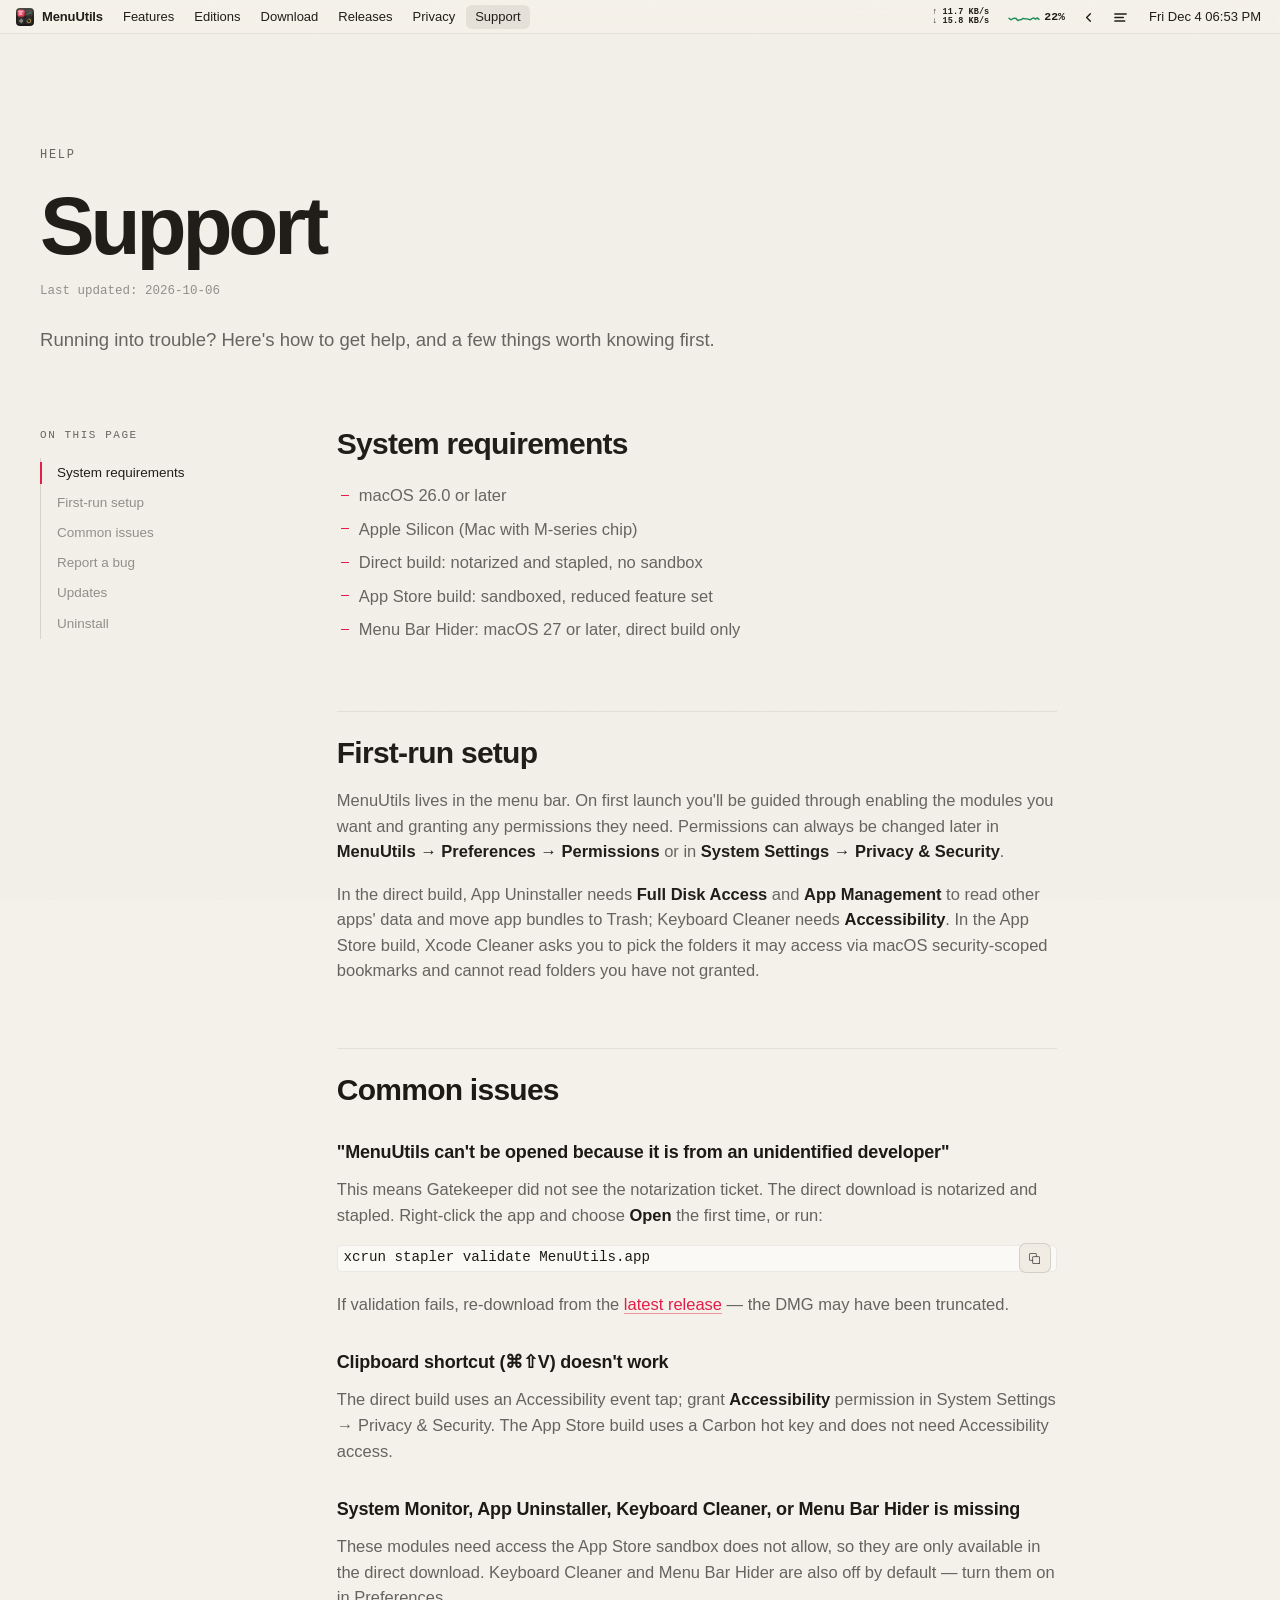
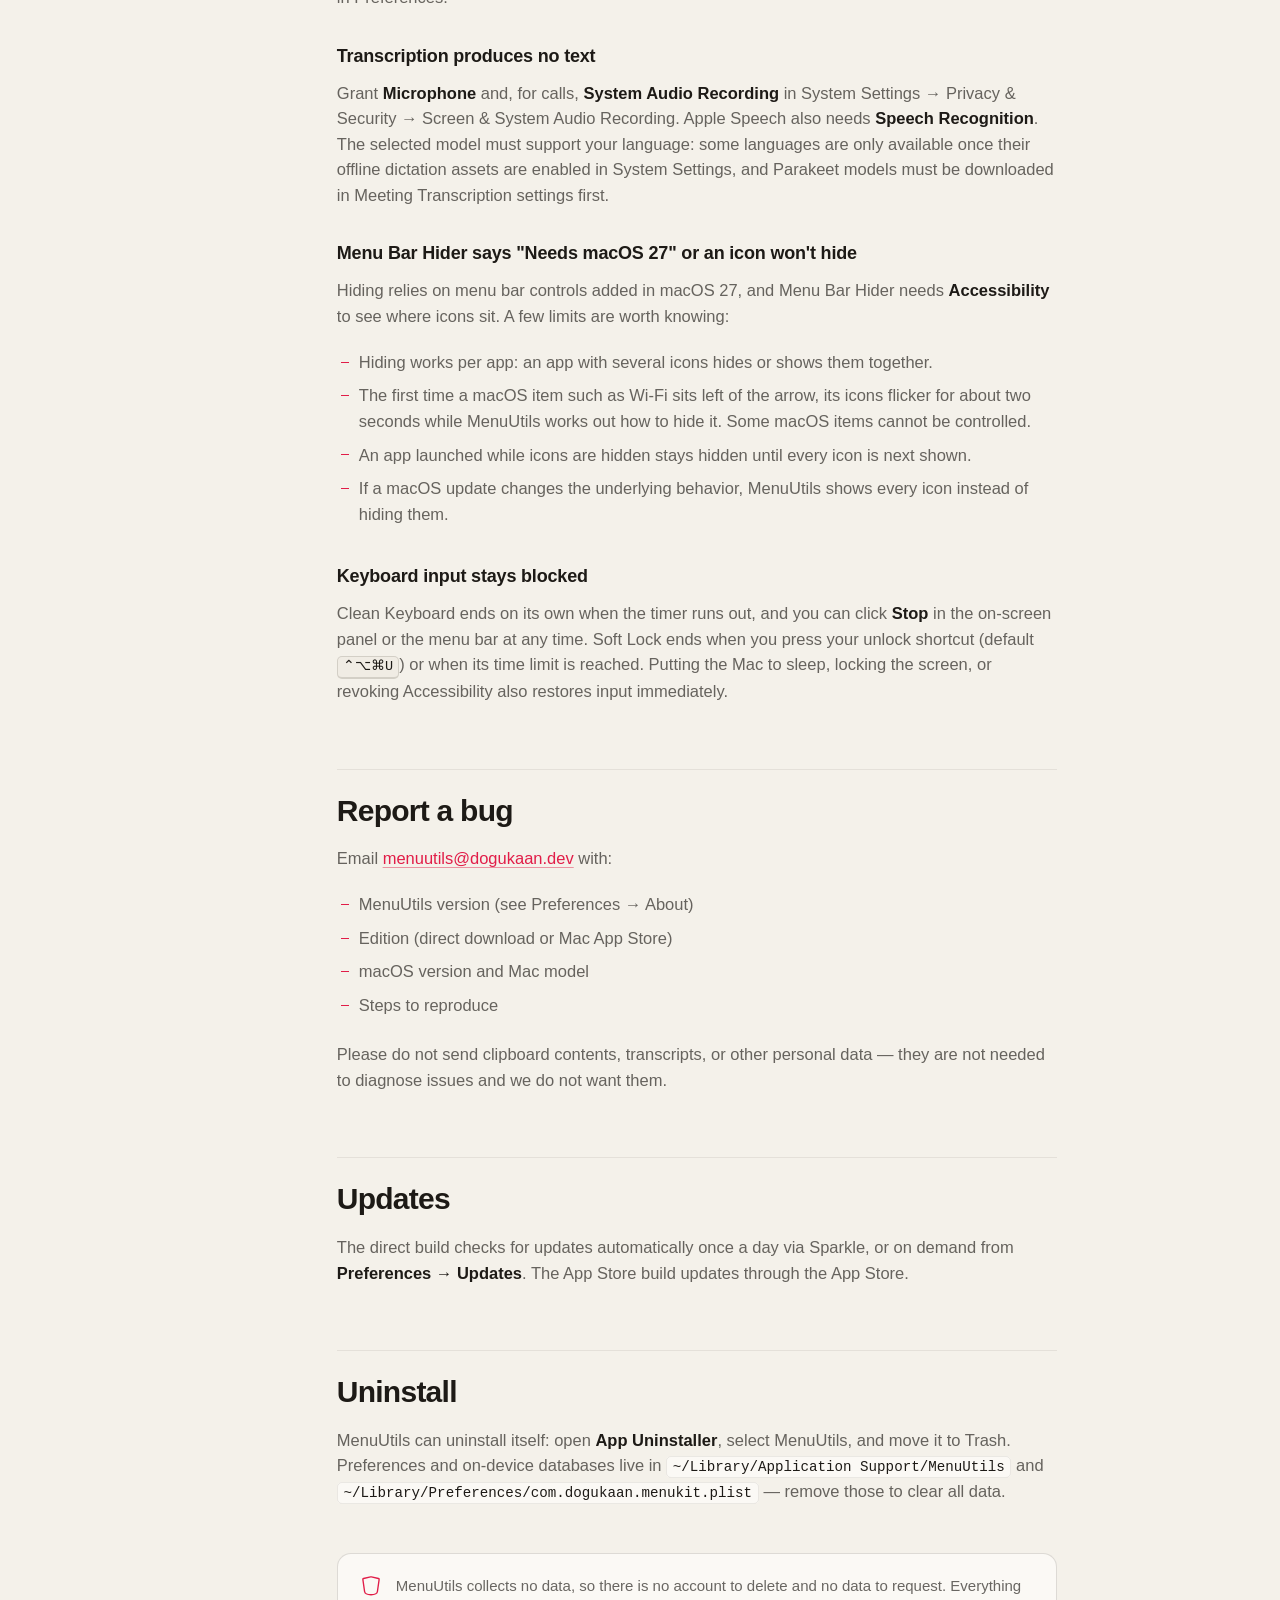
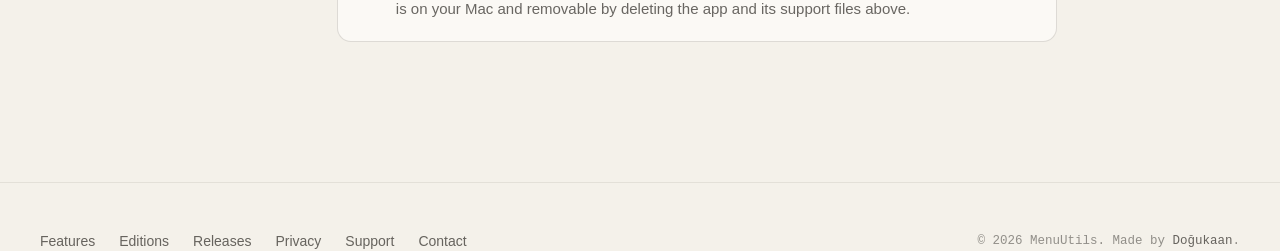
<file: support.html>
<!doctype html>
<html lang="en" class="no-js">
<head>
  <meta charset="utf-8">
  <meta name="viewport" content="width=device-width, initial-scale=1">
  <title>Support — MenuUtils</title>
  <meta name="description" content="Get help with MenuUtils: requirements, setup, permissions, common issues, and how to report a bug.">
  <meta name="theme-color" content="#141311" media="(prefers-color-scheme: dark)">
  <meta name="theme-color" content="#f4f1ea" media="(prefers-color-scheme: light)">
  <script>(function(d){var r=d.documentElement;r.classList.remove('no-js');r.classList.add('js');if(!matchMedia('(prefers-reduced-motion: reduce)').matches){r.classList.add('motion');setTimeout(function(){if(!window.__muMotion)r.classList.remove('motion')},2500)}})(document);</script>
  <link rel="stylesheet" href="/assets/style.css">
  <link rel="icon" href="/assets/favicon.svg" type="image/svg+xml">
  <script src="/assets/vendor/gsap/gsap.min.js" defer></script>
  <script src="/assets/vendor/gsap/ScrollTrigger.min.js" defer></script>
  <script src="/assets/vendor/gsap/ScrollToPlugin.min.js" defer></script>
  <script src="/assets/vendor/gsap/SplitText.min.js" defer></script>
  <script src="/assets/site.js" defer></script>
</head>
<body class="page-doc">
<svg class="icon-sprite" aria-hidden="true" xmlns="http://www.w3.org/2000/svg">
  <symbol id="ic-download" viewBox="0 0 24 24"><path d="M6 20L18 20"/><path d="M12 4V16M12 16L15.5 12.5M12 16L8.5 12.5"/></symbol>
  <symbol id="ic-arrow-up-right" viewBox="0 0 24 24"><path d="M6 18L18 6M18 6H9M18 6V15"/></symbol>
  <symbol id="ic-wifi" viewBox="0 0 24 24"><path d="M12 19.51L12.01 19.4989"/><path d="M2 8C8 3.5 16 3.5 22 8"/><path d="M5 12C9 9 15 9 19 12"/><path d="M8.5 15.5C10.7504 14.1 13.2498 14.0996 15.5001 15.5"/></symbol>
  <symbol id="ic-cpu" viewBox="0 0 24 24"><path d="M8 15.4V8.6C8 8.26863 8.26863 8 8.6 8H15.4C15.7314 8 16 8.26863 16 8.6V15.4C16 15.7314 15.7314 16 15.4 16H8.6C8.26863 16 8 15.7314 8 15.4Z"/><path d="M20 4.6V19.4C20 19.7314 19.7314 20 19.4 20H4.6C4.26863 20 4 19.7314 4 19.4V4.6C4 4.26863 4.26863 4 4.6 4H19.4C19.7314 4 20 4.26863 20 4.6Z"/><path d="M17 4V2M12 4V2M7 4V2M7 20V22M12 20V22M17 20V22M20 17H22M20 12H22M20 7H22M4 17H2M4 12H2M4 7H2"/></symbol>
  <symbol id="ic-trash" viewBox="0 0 24 24"><path d="M20 9L18.005 20.3463C17.8369 21.3026 17.0062 22 16.0353 22H7.96474C6.99379 22 6.1631 21.3026 5.99496 20.3463L4 9"/><path d="M21 6L15.375 6M3 6L8.625 6M8.625 6V4C8.625 2.89543 9.52043 2 10.625 2H13.375C14.4796 2 15.375 2.89543 15.375 4V6M8.625 6L15.375 6"/></symbol>
  <symbol id="ic-code" viewBox="0 0 24 24"><path d="M13.5 6L10 18.5"/><path d="M6.5 8.5L3 12L6.5 15.5"/><path d="M17.5 8.5L21 12L17.5 15.5"/></symbol>
  <symbol id="ic-paste-clipboard" viewBox="0 0 24 24"><path d="M8.5 4H6C4.89543 4 4 4.89543 4 6V20C4 21.1046 4.89543 22 6 22H18C19.1046 22 20 21.1046 20 20V6C20 4.89543 19.1046 4 18 4H15.5"/><path d="M8 6.4V4.5C8 4.22386 8.22386 4 8.5 4C8.77614 4 9.00422 3.77604 9.05152 3.50398C9.19968 2.65171 9.77399 1 12 1C14.226 1 14.8003 2.65171 14.9485 3.50398C14.9958 3.77604 15.2239 4 15.5 4C15.7761 4 16 4.22386 16 4.5V6.4C16 6.73137 15.7314 7 15.4 7H8.6C8.26863 7 8 6.73137 8 6.4Z"/></symbol>
  <symbol id="ic-mic" viewBox="0 0 24 24"><rect x="8" y="2" width="8" height="13" rx="4"/><path d="M5 11C5 14.866 8.134 18 12 18C15.866 18 19 14.866 19 11M12 18V22M8 22H16"/></symbol>
  <symbol id="ic-keyboard" viewBox="0 0 24 24"><rect x="2" y="5" width="20" height="14" rx="2"/><path d="M6 9.01L6.01 8.999M10 9.01L10.01 8.999M14 9.01L14.01 8.999M18 9.01L18.01 8.999M6 12.01L6.01 11.999M18 12.01L18.01 11.999M8 15.5H16"/></symbol>
  <symbol id="ic-shield" viewBox="0 0 24 24"><path d="M5 18L3.13036 4.91253C3.05646 4.39524 3.39389 3.91247 3.90398 3.79912L11.5661 2.09641C11.8519 2.03291 12.1481 2.03291 12.4339 2.09641L20.096 3.79912C20.6061 3.91247 20.9435 4.39524 20.8696 4.91252L19 18C18.9293 18.495 18.5 21.5 12 21.5C5.5 21.5 5.07071 18.495 5 18Z"/></symbol>
  <symbol id="ic-check" viewBox="0 0 24 24"><path d="M5 13L9 17L19 7"/></symbol>
  <symbol id="ic-copy" viewBox="0 0 24 24"><path d="M19.4 20H9.6C9.26863 20 9 19.7314 9 19.4V9.6C9 9.26863 9.26863 9 9.6 9H19.4C19.7314 9 20 9.26863 20 9.6V19.4C20 19.7314 19.7314 20 19.4 20Z"/><path d="M15 9V4.6C15 4.26863 14.7314 4 14.4 4H4.6C4.26863 4 4 4.26863 4 4.6V14.4C4 14.7314 4.26863 15 4.6 15H9"/></symbol>
  <symbol id="ic-hider" viewBox="0 0 24 24"><path d="M15 6L9 12L15 18"/></symbol>
  <symbol id="ic-menu-glyph" viewBox="0 0 24 24"><path d="M4 7H20M4 12H16M4 17H18"/></symbol>
</svg>

<header class="menubar">
  <div class="menubar-inner">
    <a class="mb-brand" href="/"><svg class="brand-mark" viewBox="100 100 824 824" aria-hidden="true"><defs><linearGradient id="muBg" x1="0" y1="0" x2="0" y2="1"><stop offset="0" stop-color="#2a2824"/><stop offset="1" stop-color="#141311"/></linearGradient><linearGradient id="muCoral" x1="0" y1="0" x2="1" y2="1"><stop offset="0" stop-color="#fb7185"/><stop offset="1" stop-color="#e11d48"/></linearGradient><linearGradient id="muSheen" x1="0" y1="0" x2="0" y2="1"><stop offset="0" stop-color="#fff" stop-opacity=".14"/><stop offset=".5" stop-color="#fff" stop-opacity="0"/></linearGradient></defs><rect x="100" y="100" width="824" height="824" rx="185" fill="url(#muBg)"/><rect x="176" y="176" width="320" height="320" rx="72" fill="url(#muCoral)"/><g fill="#fff"><rect x="236" y="262" width="180" height="30" rx="15"/><rect x="236" y="320" width="140" height="30" rx="15" opacity=".85"/><rect x="236" y="378" width="160" height="30" rx="15" opacity=".7"/></g><rect x="528" y="176" width="320" height="320" rx="72" fill="rgba(255,246,236,.08)" stroke="rgba(255,246,236,.10)" stroke-width="3"/><polyline points="578,400 630,360 676,380 724,300 798,330" fill="none" stroke="#4cc38a" stroke-width="20" stroke-linecap="round" stroke-linejoin="round"/><rect x="176" y="528" width="320" height="320" rx="72" fill="rgba(255,246,236,.08)" stroke="rgba(255,246,236,.10)" stroke-width="3"/><g fill="#f5f0e9" opacity=".8"><rect x="236" y="650" width="26" height="76" rx="13"/><rect x="284" y="610" width="26" height="156" rx="13"/><rect x="332" y="580" width="26" height="216" rx="13"/><rect x="380" y="630" width="26" height="116" rx="13"/></g><rect x="528" y="528" width="320" height="320" rx="72" fill="rgba(255,246,236,.08)" stroke="rgba(255,246,236,.10)" stroke-width="3"/><circle cx="688" cy="688" r="86" fill="none" stroke="rgba(245,240,233,.16)" stroke-width="30"/><path d="M688 602 A86 86 0 1 1 602 688" fill="none" stroke="#e0a83a" stroke-width="30" stroke-linecap="round"/><rect x="100" y="100" width="824" height="824" rx="185" fill="url(#muSheen)"/><rect x="101.5" y="101.5" width="821" height="821" rx="183.5" fill="none" stroke="rgba(255,255,255,.14)" stroke-width="3"/></svg><span>MenuUtils</span></a>
    <nav class="mb-menu" aria-label="Primary">
      <a href="/#features">Features</a>
      <a href="/#editions">Editions</a>
      <a href="/#download">Download</a>
      <a href="/releases">Releases</a>
      <a href="/privacy">Privacy</a>
      <a href="/support" aria-current="page">Support</a>
    </nav>
    <div class="mb-status">
      <span class="mb-item mb-net" aria-hidden="true"><span>↑ <b data-readout="up">11.7</b> KB/s</span><span>↓ <b data-readout="down">15.8</b> KB/s</span></span>
      <span class="mb-item mb-cpu" aria-hidden="true"><svg class="mb-spark" viewBox="0 0 30 14" preserveAspectRatio="none"><polyline data-spark points="0,10 30,10"/></svg><span><b data-readout="cpu">22</b>%</span></span>
      <button class="mb-item mb-hider" type="button" aria-pressed="false" aria-label="Hide menu bar icons" title="Hide menu bar icons"><svg class="icon" viewBox="0 0 24 24" aria-hidden="true"><use href="#ic-hider"/></svg></button>
      <button class="mb-item mb-toggle" type="button" aria-expanded="false" aria-controls="mb-pop"><svg class="icon" viewBox="0 0 24 24" aria-hidden="true"><use href="#ic-menu-glyph"/></svg><span class="mb-toggle-label">Menu</span><span class="visually-hidden">Open the MenuUtils menu</span></button>
      <span class="mb-item mb-clock" data-clock aria-hidden="true">Tue 6 Oct 09:41</span>
    </div>
  </div>
  <div class="mb-pop" id="mb-pop" hidden>
    <div class="mb-pop-head">
      <svg class="brand-mark" viewBox="100 100 824 824" aria-hidden="true"><rect x="100" y="100" width="824" height="824" rx="185" fill="url(#muBg)"/><rect x="176" y="176" width="320" height="320" rx="72" fill="url(#muCoral)"/><g fill="#fff"><rect x="236" y="262" width="180" height="30" rx="15"/><rect x="236" y="320" width="140" height="30" rx="15" opacity=".85"/><rect x="236" y="378" width="160" height="30" rx="15" opacity=".7"/></g><rect x="528" y="176" width="320" height="320" rx="72" fill="rgba(255,246,236,.08)" stroke="rgba(255,246,236,.10)" stroke-width="3"/><polyline points="578,400 630,360 676,380 724,300 798,330" fill="none" stroke="#4cc38a" stroke-width="20" stroke-linecap="round" stroke-linejoin="round"/><rect x="176" y="528" width="320" height="320" rx="72" fill="rgba(255,246,236,.08)" stroke="rgba(255,246,236,.10)" stroke-width="3"/><g fill="#f5f0e9" opacity=".8"><rect x="236" y="650" width="26" height="76" rx="13"/><rect x="284" y="610" width="26" height="156" rx="13"/><rect x="332" y="580" width="26" height="216" rx="13"/><rect x="380" y="630" width="26" height="116" rx="13"/></g><rect x="528" y="528" width="320" height="320" rx="72" fill="rgba(255,246,236,.08)" stroke="rgba(255,246,236,.10)" stroke-width="3"/><circle cx="688" cy="688" r="86" fill="none" stroke="rgba(245,240,233,.16)" stroke-width="30"/><path d="M688 602 A86 86 0 1 1 602 688" fill="none" stroke="#e0a83a" stroke-width="30" stroke-linecap="round"/><rect x="100" y="100" width="824" height="824" rx="185" fill="url(#muSheen)"/><rect x="101.5" y="101.5" width="821" height="821" rx="183.5" fill="none" stroke="rgba(255,255,255,.14)" stroke-width="3"/></svg>
      <div><strong>MenuUtils</strong><span>8 modules, 1 status item</span></div>
      <span class="status-pill">Running</span>
    </div>
    <p class="mb-pop-label">Modules</p>
    <ul class="mb-pop-modules">
      <li><a href="/#m-system"><span class="chip"><svg class="icon" viewBox="0 0 24 24" aria-hidden="true"><use href="#ic-cpu"/></svg></span>System Monitor<span class="switch" aria-hidden="true"></span></a></li>
      <li><a href="/#m-network"><span class="chip"><svg class="icon" viewBox="0 0 24 24" aria-hidden="true"><use href="#ic-wifi"/></svg></span>Network Monitor<span class="switch" aria-hidden="true"></span></a></li>
      <li><a href="/#m-clipboard"><span class="chip"><svg class="icon" viewBox="0 0 24 24" aria-hidden="true"><use href="#ic-paste-clipboard"/></svg></span>Clipboard Manager<span class="switch" aria-hidden="true"></span></a></li>
      <li><a href="/#m-transcription"><span class="chip"><svg class="icon" viewBox="0 0 24 24" aria-hidden="true"><use href="#ic-mic"/></svg></span>Meeting Transcription<span class="switch" aria-hidden="true"></span></a></li>
      <li><a href="/#m-uninstaller"><span class="chip"><svg class="icon" viewBox="0 0 24 24" aria-hidden="true"><use href="#ic-trash"/></svg></span>App Uninstaller<span class="switch" aria-hidden="true"></span></a></li>
      <li><a href="/#m-xcode"><span class="chip"><svg class="icon" viewBox="0 0 24 24" aria-hidden="true"><use href="#ic-code"/></svg></span>Xcode Cleaner<span class="switch" aria-hidden="true"></span></a></li>
      <li><a href="/#m-keyboard"><span class="chip"><svg class="icon" viewBox="0 0 24 24" aria-hidden="true"><use href="#ic-keyboard"/></svg></span>Keyboard Cleaner<span class="switch" aria-hidden="true"></span></a></li>
      <li><a href="/#m-hider"><span class="chip"><svg class="icon" viewBox="0 0 24 24" aria-hidden="true"><use href="#ic-hider"/></svg></span>Menu Bar Hider<span class="switch" aria-hidden="true"></span></a></li>
    </ul>
    <p class="mb-pop-label">Site</p>
    <ul class="mb-pop-links">
      <li><a href="/#preferences">Preferences</a></li>
      <li><a href="/#editions">Editions</a></li>
      <li><a href="/releases">Release notes</a></li>
      <li><a href="/privacy">Privacy</a></li>
      <li><a href="/support">Support</a></li>
    </ul>
    <div class="mb-pop-foot">
      <a class="btn btn-primary btn-block" href="/#download"><svg class="icon" viewBox="0 0 24 24" aria-hidden="true"><use href="#ic-download"/></svg> Download for Mac</a>
    </div>
  </div>
</header>

<main class="doc">
  <div class="container">
    <header class="doc-head">
      <p class="eyebrow">Help</p>
      <h1 data-split>Support</h1>
      <p class="meta">Last updated: 2026-10-06</p>
      <p class="lede">Running into trouble? Here's how to get help, and a few things worth knowing first.</p>
    </header>
    <div class="doc-grid">
      <aside class="doc-toc" aria-label="On this page">
        <p class="eyebrow">On this page</p>
        <ol>
          <li><a href="#requirements">System requirements</a></li>
          <li><a href="#first-run">First-run setup</a></li>
          <li><a href="#common-issues">Common issues</a></li>
          <li><a href="#report-bug">Report a bug</a></li>
          <li><a href="#updates">Updates</a></li>
          <li><a href="#uninstall">Uninstall</a></li>
        </ol>
      </aside>
      <article class="prose">
      <section id="requirements">
        <h2>System requirements</h2>
<ul>
          <li>macOS 26.0 or later</li>
          <li>Apple Silicon (Mac with M-series chip)</li>
          <li>Direct build: notarized and stapled, no sandbox</li>
          <li>App Store build: sandboxed, reduced feature set</li>
          <li>Menu Bar Hider: macOS 27 or later, direct build only</li>
        </ul>
      </section>

      <section id="first-run">
        <h2>First-run setup</h2>
<p>MenuUtils lives in the menu bar. On first launch you'll be guided through enabling the modules you want and granting any permissions they need. Permissions can always be changed later in <strong>MenuUtils → Preferences → Permissions</strong> or in <strong>System Settings → Privacy &amp; Security</strong>.</p>
        <p>In the direct build, App Uninstaller needs <strong>Full Disk Access</strong> and <strong>App Management</strong> to read other apps' data and move app bundles to Trash; Keyboard Cleaner needs <strong>Accessibility</strong>. In the App Store build, Xcode Cleaner asks you to pick the folders it may access via macOS security-scoped bookmarks and cannot read folders you have not granted.</p>
      </section>

      <section id="common-issues">
        <h2>Common issues</h2>
<h3>"MenuUtils can't be opened because it is from an unidentified developer"</h3>
        <p>This means Gatekeeper did not see the notarization ticket. The direct download is notarized and stapled. Right-click the app and choose <strong>Open</strong> the first time, or run:</p>
        <div class="cmd cmd-block"><code>xcrun stapler validate MenuUtils.app</code><button type="button" class="cmd-copy" data-copy aria-label="Copy command"><svg class="icon" viewBox="0 0 24 24" aria-hidden="true"><use href="#ic-copy"/></svg></button></div>
        <p>If validation fails, re-download from the <a href="https://github.com/darkbringer1/menuutils/releases/latest">latest release</a> — the DMG may have been truncated.</p>
        <h3>Clipboard shortcut (⌘⇧V) doesn't work</h3>
        <p>The direct build uses an Accessibility event tap; grant <strong>Accessibility</strong> permission in System Settings → Privacy &amp; Security. The App Store build uses a Carbon hot key and does not need Accessibility access.</p>
        <h3>System Monitor, App Uninstaller, Keyboard Cleaner, or Menu Bar Hider is missing</h3>
        <p>These modules need access the App Store sandbox does not allow, so they are only available in the direct download. Keyboard Cleaner and Menu Bar Hider are also off by default — turn them on in Preferences.</p>
        <h3>Transcription produces no text</h3>
        <p>Grant <strong>Microphone</strong> and, for calls, <strong>System Audio Recording</strong> in System Settings → Privacy &amp; Security → Screen &amp; System Audio Recording. Apple Speech also needs <strong>Speech Recognition</strong>. The selected model must support your language: some languages are only available once their offline dictation assets are enabled in System Settings, and Parakeet models must be downloaded in Meeting Transcription settings first.</p>
        <h3>Menu Bar Hider says "Needs macOS 27" or an icon won't hide</h3>
        <p>Hiding relies on menu bar controls added in macOS 27, and Menu Bar Hider needs <strong>Accessibility</strong> to see where icons sit. A few limits are worth knowing:</p>
        <ul>
          <li>Hiding works per app: an app with several icons hides or shows them together.</li>
          <li>The first time a macOS item such as Wi-Fi sits left of the arrow, its icons flicker for about two seconds while MenuUtils works out how to hide it. Some macOS items cannot be controlled.</li>
          <li>An app launched while icons are hidden stays hidden until every icon is next shown.</li>
          <li>If a macOS update changes the underlying behavior, MenuUtils shows every icon instead of hiding them.</li>
        </ul>
        <h3>Keyboard input stays blocked</h3>
        <p>Clean Keyboard ends on its own when the timer runs out, and you can click <strong>Stop</strong> in the on-screen panel or the menu bar at any time. Soft Lock ends when you press your unlock shortcut (default <kbd>⌃⌥⌘U</kbd>) or when its time limit is reached. Putting the Mac to sleep, locking the screen, or revoking Accessibility also restores input immediately.</p>
      </section>

      <section id="report-bug">
        <h2>Report a bug</h2>
<p>Email <a href="mailto:menuutils@dogukaan.dev">menuutils@dogukaan.dev</a> with:</p>
        <ul>
          <li>MenuUtils version (see Preferences → About)</li>
          <li>Edition (direct download or Mac App Store)</li>
          <li>macOS version and Mac model</li>
          <li>Steps to reproduce</li>
        </ul>
        <p>Please do not send clipboard contents, transcripts, or other personal data — they are not needed to diagnose issues and we do not want them.</p>
      </section>

      <section id="updates">
        <h2>Updates</h2>
<p>The direct build checks for updates automatically once a day via Sparkle, or on demand from <strong>Preferences → Updates</strong>. The App Store build updates through the App Store.</p>
      </section>

      <section id="uninstall">
        <h2>Uninstall</h2>
<p>MenuUtils can uninstall itself: open <strong>App Uninstaller</strong>, select MenuUtils, and move it to Trash. Preferences and on-device databases live in <code>~/Library/Application Support/MenuUtils</code> and <code>~/Library/Preferences/com.dogukaan.menukit.plist</code> — remove those to clear all data.</p>
      </section>

        <div class="callout"><svg class="icon" viewBox="0 0 24 24" aria-hidden="true"><use href="#ic-shield"/></svg><p>MenuUtils collects no data, so there is no account to delete and no data to request. Everything is on your Mac and removable by deleting the app and its support files above.</p></div>
      </article>
    </div>
  </div>
</main>

<footer class="site-footer">
  <div class="container footer-inner">
    <div class="footer-links">
      <a href="/#features">Features</a>
      <a href="/#editions">Editions</a>
      <a href="/releases">Releases</a>
      <a href="/privacy">Privacy</a>
      <a href="/support">Support</a>
      <a href="mailto:menuutils@dogukaan.dev">Contact</a>
    </div>
    <p class="footer-note">© 2026 MenuUtils. Made by <a href="https://dogukaan.dev/">Doğukaan</a>.</p>
  </div>
</footer>

</body>
</html>
</file>
<file: assets/style.css>
/* MenuUtils — marketing site
   Concept: the site is a menu bar. The header is a live macOS menu bar, every
   product surface "drops" from a status item, and the brand mark's three menu
   lines recur as the atmosphere. Warm charcoal + coral, precise and calm.
   Motion lives in site.js / home.js (GSAP); everything here renders complete
   without it. */

/* ---------- Tokens ---------- */
:root {
  color-scheme: dark;
  --bg: #141311;
  --bg-2: #1a1917;
  --panel: #201f1c;
  --panel-2: #292825;
  --panel-3: #33312d;
  --line: rgba(255, 246, 236, .075);
  --line-2: rgba(255, 246, 236, .13);
  --line-3: rgba(255, 246, 236, .22);
  --fg: #f5f0e9;
  --fg-2: rgba(245, 240, 233, .64);
  --fg-3: rgba(245, 240, 233, .42);
  --accent: #fb7185;
  --accent-strong: #f43f5e;
  --accent-ink: #2a0b12;
  --accent-dim: rgba(251, 113, 133, .13);
  --accent-glow: rgba(244, 63, 94, .42);
  --success: #4cc38a;
  --success-dim: rgba(76, 195, 138, .14);
  --warning: #e0a83a;
  --warning-dim: rgba(224, 168, 58, .14);
  --error: #ff6a45;
  --menubar-bg: rgba(26, 25, 23, .72);
  --menubar-hover: rgba(255, 246, 236, .1);
  --pop-bg: rgba(36, 34, 31, .94);
  --shadow-pop: 0 30px 80px -12px rgba(0, 0, 0, .7), 0 0 0 .5px rgba(0, 0, 0, .6);
  --shadow-card: 0 24px 60px -24px rgba(0, 0, 0, .65);
  --grain-opacity: .045;
  --atmos-opacity: 1;

  --mb-h: 34px;
  --maxw: 1240px;
  --gutter: clamp(16px, 4vw, 40px);
  --sect: clamp(88px, 11vw, 144px);
  --radius: 12px;
  --radius-sm: 8px;
  --radius-lg: 20px;
  --ease-out: cubic-bezier(.16, 1, .3, 1);

  --mono: ui-monospace, "SF Mono", SFMono-Regular, "JetBrains Mono", Menlo, Consolas, monospace;
  --sans: -apple-system, BlinkMacSystemFont, "SF Pro Text", "SF Pro Display", "Inter", "Helvetica Neue", Helvetica, Arial, sans-serif;
  --display: -apple-system, BlinkMacSystemFont, "SF Pro Display", "Inter", "Helvetica Neue", Helvetica, Arial, sans-serif;
}

@media (prefers-color-scheme: light) {
  :root {
    color-scheme: light;
    --bg: #f4f1ea;
    --bg-2: #ece8df;
    --panel: #fbf9f5;
    --panel-2: #f0ece4;
    --panel-3: #e6e1d7;
    --line: rgba(40, 28, 16, .08);
    --line-2: rgba(40, 28, 16, .14);
    --line-3: rgba(40, 28, 16, .24);
    --fg: #1d1a16;
    --fg-2: rgba(29, 26, 22, .66);
    --fg-3: rgba(29, 26, 22, .46);
    --accent: #e11d48;
    --accent-strong: #be123c;
    --accent-ink: #ffffff;
    --accent-dim: rgba(225, 29, 72, .09);
    --accent-glow: rgba(225, 29, 72, .3);
    --success: #1c8a5a;
    --success-dim: rgba(28, 138, 90, .1);
    --warning: #8f6410;
    --warning-dim: rgba(143, 100, 16, .1);
    --error: #b8441a;
    --menubar-bg: rgba(246, 243, 237, .74);
    --menubar-hover: rgba(40, 28, 16, .08);
    --pop-bg: rgba(250, 248, 244, .95);
    --shadow-pop: 0 30px 80px -16px rgba(60, 40, 20, .32), 0 0 0 .5px rgba(40, 28, 16, .18);
    --shadow-card: 0 24px 60px -28px rgba(60, 40, 20, .28);
    --grain-opacity: .05;
    --atmos-opacity: .7;
  }
}

/* ---------- Base ---------- */
*, *::before, *::after { box-sizing: border-box; }

html {
  -webkit-font-smoothing: antialiased;
  -moz-osx-font-smoothing: grayscale;
  text-size-adjust: 100%;
  scroll-padding-top: calc(var(--mb-h) + 24px);
}
html.no-js, html.js:not(.motion) { scroll-behavior: smooth; }
@media (prefers-reduced-motion: reduce) { html.no-js, html.js:not(.motion) { scroll-behavior: auto; } }

body {
  margin: 0;
  min-height: 100vh;
  font-family: var(--sans);
  font-size: 16px;
  line-height: 1.55;
  background: var(--bg);
  color: var(--fg);
  overflow-x: clip;
}

/* Film grain over everything — warmth without imagery */
body::after {
  content: "";
  position: fixed;
  inset: 0;
  z-index: 100;
  pointer-events: none;
  opacity: var(--grain-opacity);
  background-image: url("data:image/svg+xml,%3Csvg xmlns='http://www.w3.org/2000/svg' width='220' height='220'%3E%3Cfilter id='n'%3E%3CfeTurbulence type='fractalNoise' baseFrequency='.85' numOctaves='3' stitchTiles='stitch'/%3E%3CfeColorMatrix values='0 0 0 0 .5 0 0 0 0 .5 0 0 0 0 .5 0 0 0 1 0'/%3E%3C/filter%3E%3Crect width='100%25' height='100%25' filter='url(%23n)'/%3E%3C/svg%3E");
}

img { max-width: 100%; height: auto; }
a { color: var(--accent); text-decoration: none; }
a:hover { color: var(--fg); }
p { margin: 0 0 1em; }
h1, h2, h3 { margin: 0; font-family: var(--display); color: var(--fg); }
code, kbd, .mono { font-family: var(--mono); }
code { font-size: .9em; }
kbd {
  display: inline-block;
  min-width: 1.6em;
  padding: .1em .38em;
  border: 1px solid var(--line-2);
  border-bottom-width: 2px;
  border-radius: 5px;
  background: var(--panel-2);
  font-size: .82em;
  line-height: 1.3;
  text-align: center;
  color: var(--fg);
}
::selection { background: var(--accent); color: var(--accent-ink); }
:focus-visible { outline: 2px solid var(--accent); outline-offset: 3px; border-radius: 6px; }

.visually-hidden {
  position: absolute !important;
  width: 1px; height: 1px;
  padding: 0; margin: -1px;
  overflow: hidden; clip: rect(0 0 0 0);
  white-space: nowrap; border: 0;
}
.icon-sprite { position: absolute; width: 0; height: 0; overflow: hidden; }
.icon {
  width: 18px; height: 18px; flex: none;
  fill: none; stroke: currentColor; stroke-width: 1.5;
  stroke-linecap: round; stroke-linejoin: round;
}
.container { width: 100%; max-width: calc(var(--maxw) + var(--gutter) * 2); margin: 0 auto; padding: 0 var(--gutter); }
.accent { color: var(--accent); }

/* ---------- Shared type ---------- */
.eyebrow {
  display: flex;
  align-items: center;
  gap: 12px;
  margin: 0 0 22px;
  font-family: var(--mono);
  font-size: 12px;
  font-weight: 500;
  letter-spacing: .14em;
  text-transform: uppercase;
  color: var(--fg-2);
}
.sect-no { color: var(--accent); }
.sect-no::after {
  content: "";
  display: inline-block;
  width: 28px;
  height: 1px;
  margin-left: 12px;
  vertical-align: middle;
  background: var(--line-3);
}
.section-head { max-width: 760px; margin-bottom: clamp(48px, 7vw, 88px); }
.section-head h2, .download-copy h2, .depths-copy h2 {
  font-size: clamp(38px, 5.4vw, 76px);
  font-weight: 650;
  line-height: 1;
  letter-spacing: -.036em;
  margin-bottom: 24px;
}
.section-head > p:last-child { max-width: 600px; font-size: 18px; color: var(--fg-2); margin: 0; }

/* SplitText line masks need a little room for descenders */
.split-line-mask { padding-bottom: .06em; margin-bottom: -.06em; }

/* ---------- Buttons & pills ---------- */
.btn {
  --btn-h: 40px;
  display: inline-flex;
  align-items: center;
  justify-content: center;
  gap: 8px;
  height: var(--btn-h);
  padding: 0 18px;
  border: 1px solid transparent;
  border-radius: 10px;
  font: 550 15px/1 var(--sans);
  letter-spacing: -.005em;
  white-space: nowrap;
  cursor: pointer;
  transition: background-color .2s ease, border-color .2s ease, box-shadow .25s ease, color .2s ease;
}
.btn .icon { width: 17px; height: 17px; }
.btn-lg { --btn-h: 50px; padding: 0 22px; font-size: 16px; border-radius: 12px; }
.btn-block { width: 100%; }
.btn-primary {
  background: var(--accent);
  color: var(--accent-ink);
  box-shadow: inset 0 1px 0 rgba(255, 255, 255, .28), 0 10px 30px -10px var(--accent-glow);
}
.btn-primary:hover {
  color: var(--accent-ink);
  background: color-mix(in srgb, var(--accent) 88%, white);
  box-shadow: inset 0 1px 0 rgba(255, 255, 255, .3), 0 14px 38px -10px var(--accent-glow);
}
.btn-ghost { border-color: var(--line-2); color: var(--fg); background: transparent; }
.btn-ghost:hover { color: var(--fg); background: var(--menubar-hover); border-color: var(--line-3); }
.cta-row { display: flex; flex-wrap: wrap; gap: 12px; margin: 0; }

.status-pill {
  display: inline-flex;
  align-items: center;
  gap: 6px;
  height: 22px;
  padding: 0 9px;
  border-radius: 999px;
  background: var(--success-dim);
  color: var(--success);
  font: 600 11px/1 var(--mono);
  letter-spacing: .02em;
  white-space: nowrap;
}
.status-pill-muted { background: var(--panel-3); color: var(--fg-2); }

.spec-line {
  display: flex;
  flex-wrap: wrap;
  align-items: center;
  gap: 6px 12px;
  margin: 22px 0 0;
  font: 500 12.5px/1.4 var(--mono);
  color: var(--fg-3);
}
.spec-line i { width: 3px; height: 3px; border-radius: 50%; background: var(--fg-3); }
.spec-free {
  display: inline-flex;
  align-items: center;
  gap: 5px;
  height: 22px;
  padding: 0 9px 0 7px;
  border-radius: 999px;
  background: var(--success-dim);
  color: var(--success);
  font-weight: 600;
}
.spec-free .icon { width: 13px; height: 13px; stroke-width: 2.4; }

.chip {
  display: inline-grid;
  place-items: center;
  width: 32px;
  height: 32px;
  flex: none;
  border-radius: 9px;
  background: var(--accent-dim);
  color: var(--accent);
}
.chip .icon { width: 18px; height: 18px; }

.live-dot {
  position: relative;
  width: 7px;
  height: 7px;
  border-radius: 50%;
  background: var(--success);
}
.live-dot::after {
  content: "";
  position: absolute;
  inset: -4px;
  border-radius: 50%;
  border: 1px solid var(--success);
  opacity: 0;
  animation: ping 2.4s var(--ease-out) infinite;
}
@keyframes ping { 0% { transform: scale(.4); opacity: .9; } 100% { transform: scale(1.6); opacity: 0; } }

.dot { display: inline-block; width: 6px; height: 6px; border-radius: 50%; background: var(--fg-3); }
.dot-warn { background: var(--warning); }

/* ---------- Menu bar ---------- */
.menubar {
  position: sticky;
  top: 0;
  z-index: 50;
  height: var(--mb-h);
  background: var(--menubar-bg);
  -webkit-backdrop-filter: saturate(180%) blur(24px);
  backdrop-filter: saturate(180%) blur(24px);
  box-shadow: inset 0 -1px 0 var(--line);
  font-size: 13px;
  user-select: none;
}
.menubar-inner {
  display: flex;
  align-items: center;
  gap: 2px;
  height: 100%;
  padding: 0 10px;
}
.mb-brand, .mb-menu a, .mb-item {
  display: inline-flex;
  align-items: center;
  height: 24px;
  padding: 0 9px;
  border-radius: 6px;
  color: var(--fg);
  white-space: nowrap;
  transition: background-color .12s ease;
}
.mb-brand { gap: 8px; font-weight: 700; letter-spacing: -.01em; padding-left: 6px; }
.mb-brand .brand-mark { width: 18px; height: 18px; }
.mb-menu { display: flex; align-items: center; gap: 2px; min-width: 0; }
.mb-menu a { font-weight: 500; }
.mb-brand:hover, .mb-menu a:hover, .mb-toggle:hover, .mb-toggle.is-pressed, .mb-toggle[aria-expanded="true"] { background: var(--menubar-hover); color: var(--fg); }
.mb-menu a[aria-current="page"] { background: var(--menubar-hover); }
.mb-status { display: flex; align-items: center; gap: 2px; margin-left: auto; }
.mb-item { gap: 6px; font-variant-numeric: tabular-nums; }
.mb-net {
  flex-direction: column;
  align-items: flex-end;
  justify-content: center;
  gap: 0;
  font: 600 8.5px/1.05 var(--mono);
  letter-spacing: .01em;
  min-width: 74px;
}
.mb-net b, .mb-cpu b { font-weight: 600; }
.mb-cpu { font: 600 11.5px/1 var(--mono); gap: 5px; }
.mb-spark { width: 30px; height: 14px; overflow: visible; }
.mb-spark polyline { fill: none; stroke: var(--success); stroke-width: 1.4; stroke-linejoin: round; stroke-linecap: round; vector-effect: non-scaling-stroke; }
.mb-toggle {
  appearance: none;
  border: 0;
  background: transparent;
  font: inherit;
  cursor: pointer;
}
.mb-toggle .icon { width: 17px; height: 17px; stroke-width: 2; }
.mb-hider { appearance: none; border: 0; background: transparent; font: inherit; cursor: pointer; padding: 0 5px; }
.mb-hider .icon { width: 15px; height: 15px; stroke-width: 2.2; transition: transform .4s var(--ease-out); }
.mb-hider:hover { background: var(--menubar-hover); }
.mb-hider[aria-pressed="true"] .icon { transform: rotate(180deg); }
.menubar.icons-hidden .mb-net, .menubar.icons-hidden .mb-cpu { display: none; }
.mb-net, .mb-cpu { overflow: hidden; }
.mb-toggle-label { display: none; font-weight: 500; }
.mb-clock { font-weight: 500; }

/* Status-item popover */
.mb-pop {
  --notch-x: 50%;
  position: fixed;
  top: calc(var(--mb-h) + 8px);
  left: 0;
  z-index: 60;
  width: 296px;
  max-height: calc(100dvh - var(--mb-h) - 24px);
  overflow: auto;
  padding: 10px;
  border-radius: 16px;
  background: var(--pop-bg);
  -webkit-backdrop-filter: saturate(180%) blur(30px);
  backdrop-filter: saturate(180%) blur(30px);
  box-shadow: var(--shadow-pop), inset 0 0 0 1px var(--line-2);
  font-size: 13px;
  transform-origin: var(--notch-x) 0;
}
.mb-pop[hidden] { display: none; }
.mb-pop-head {
  display: flex;
  align-items: center;
  gap: 10px;
  padding: 6px 6px 12px;
  margin-bottom: 4px;
  border-bottom: 1px solid var(--line);
}
.mb-pop-head .brand-mark { width: 30px; height: 30px; flex: none; }
.mb-pop-head div { display: grid; flex: 1; line-height: 1.25; }
.mb-pop-head strong { font-size: 14px; }
.mb-pop-head span { font-size: 11.5px; color: var(--fg-3); }
.mb-pop-label {
  margin: 10px 6px 4px;
  font: 600 10.5px/1 var(--sans);
  letter-spacing: .06em;
  text-transform: uppercase;
  color: var(--fg-3);
}
.mb-pop ul { list-style: none; margin: 0; padding: 0; }
.mb-pop-modules a, .mb-pop-links a {
  display: flex;
  align-items: center;
  gap: 10px;
  min-height: 34px;
  padding: 4px 6px;
  border-radius: 8px;
  color: var(--fg);
  font-weight: 500;
}
.mb-pop-modules a:hover, .mb-pop-links a:hover, .mb-pop a:focus-visible { background: var(--menubar-hover); color: var(--fg); outline: none; }
.mb-pop-modules .chip { width: 24px; height: 24px; border-radius: 7px; }
.mb-pop-modules .chip .icon { width: 14px; height: 14px; }
.switch {
  position: relative;
  width: 26px;
  height: 15px;
  margin-left: auto;
  border-radius: 999px;
  background: var(--accent);
  flex: none;
}
.switch::after {
  content: "";
  position: absolute;
  top: 2px;
  right: 2px;
  width: 11px;
  height: 11px;
  border-radius: 50%;
  background: #fff;
  box-shadow: 0 1px 2px rgba(0, 0, 0, .3);
}
.mb-pop-links { display: grid; grid-template-columns: 1fr 1fr; }
.mb-pop-foot { padding: 10px 2px 2px; margin-top: 8px; border-top: 1px solid var(--line); }
.mb-pop-foot .btn { height: 36px; font-size: 14px; }

/* ---------- Hero ---------- */
.hero {
  position: relative;
  padding: clamp(56px, 10vh, 120px) 0 clamp(64px, 9vw, 112px);
  isolation: isolate;
}
.hero-atmos {
  position: absolute;
  inset: calc(var(--mb-h) * -1) 0 0 0;
  z-index: -1;
  overflow: hidden;
  opacity: var(--atmos-opacity);
  pointer-events: none;
  -webkit-mask-image: linear-gradient(180deg, #000 60%, transparent);
  mask-image: linear-gradient(180deg, #000 60%, transparent);
}
.atmos-bar {
  position: absolute;
  right: -8vw;
  height: clamp(60px, 9vw, 140px);
  border-radius: 999px;
  background: linear-gradient(90deg, rgba(244, 63, 94, 0), rgba(244, 63, 94, .34) 55%, rgba(251, 113, 133, .5));
  filter: blur(48px);
  transform-origin: 100% 50%;
}
.atmos-bar-1 { top: 12%; width: 64vw; }
.atmos-bar-2 { top: 34%; width: 50vw; opacity: .8; }
.atmos-bar-3 { top: 56%; width: 57vw; opacity: .6; }
.atmos-dot {
  position: absolute;
  top: 30%;
  right: 4vw;
  width: clamp(80px, 10vw, 160px);
  aspect-ratio: 1;
  border-radius: 50%;
  background: rgba(48, 209, 88, .26);
  filter: blur(50px);
}

.hero-grid {
  display: grid;
  grid-template-columns: minmax(0, 1.25fr) minmax(0, .75fr);
  align-items: center;
  gap: clamp(32px, 5vw, 72px);
}
.kicker {
  display: inline-flex;
  align-items: center;
  gap: 10px;
  margin: 0 0 28px;
  padding: 6px 12px 6px 10px;
  border: 1px solid var(--line-2);
  border-radius: 999px;
  background: color-mix(in srgb, var(--panel) 70%, transparent);
  font: 500 12.5px/1 var(--mono);
  color: var(--fg-2);
}
.hero-lockup { display: flex; align-items: center; gap: 18px; margin: 0 0 30px; }
.hero-icon {
  flex: none;
  width: 72px;
  height: 72px;
  border-radius: 22.5%;
  box-shadow: 0 18px 36px -14px rgba(0, 0, 0, .55), 0 0 0 1px var(--line);
}
.hero-lockup-text { display: grid; gap: 8px; justify-items: start; }
.hero-app-name { margin: 0; font-size: 22px; font-weight: 700; letter-spacing: -.015em; color: var(--fg); }
.hero-lockup .kicker { margin: 0; }
.display {
  font-size: clamp(50px, 8vw, 116px);
  font-weight: 700;
  line-height: .94;
  letter-spacing: -.043em;
  word-spacing: .03em;
  margin: 0 0 32px;
  max-width: 10.5ch;
}
.lede { max-width: 560px; font-size: clamp(17px, 1.45vw, 19.5px); line-height: 1.55; color: var(--fg-2); margin-bottom: 36px; }

.hero-stage {
  position: relative;
  justify-self: center;
  width: min(412px, 100%);
}
.hero-shot { position: relative; }
.hero-shot::before {
  content: "";
  position: absolute;
  inset: 12% 8% 6%;
  z-index: -1;
  border-radius: 40px;
  background: radial-gradient(closest-side, var(--accent-glow), transparent);
  filter: blur(30px);
}
.hero-shot img { display: block; width: 100%; }

.readout {
  position: absolute;
  display: grid;
  gap: 4px;
  padding: 10px 13px 11px;
  border: 1px solid var(--line-2);
  border-radius: 12px;
  background: color-mix(in srgb, var(--panel) 86%, transparent);
  -webkit-backdrop-filter: blur(14px);
  backdrop-filter: blur(14px);
  box-shadow: var(--shadow-card);
  pointer-events: none;
  white-space: nowrap;
}
.readout-k { font: 600 9.5px/1 var(--mono); letter-spacing: .12em; text-transform: uppercase; color: var(--fg-3); }
.readout-v { font: 600 16px/1.1 var(--mono); color: var(--fg); }
.readout-v kbd { font-size: 11px; margin-right: 2px; }
.readout-warn { color: var(--warning); }
.readout-a { top: 15%; left: -20%; }
.readout-b { top: 41%; right: -16%; }
.readout-c { bottom: 12%; left: -21%; }

.facts {
  display: grid;
  grid-template-columns: repeat(4, 1fr);
  margin: clamp(64px, 8vw, 104px) 0 0;
  border-top: 1px solid var(--line-2);
}
.facts > div { padding: 22px 0 0; border-right: 1px solid var(--line); padding-left: 22px; }
.facts > div:first-child { padding-left: 0; }
.facts > div:last-child { border-right: 0; }
.facts dt { font: 500 11.5px/1 var(--mono); letter-spacing: .12em; text-transform: uppercase; color: var(--fg-3); }
.facts dd { margin: 12px 0 0; font: 500 clamp(36px, 4.4vw, 60px)/1 var(--mono); letter-spacing: -.04em; font-variant-numeric: tabular-nums; }

/* ---------- Modules ---------- */
.modules { padding: var(--sect) 0 calc(var(--sect) * .6); }
.modules-grid { display: block; }
.module { padding: 0 0 72px; }
.module + .module { padding-top: 72px; border-top: 1px solid var(--line); }
.module-index { margin: 0 0 16px; font: 500 12px/1 var(--mono); letter-spacing: .1em; color: var(--fg-3); }
.module-index span { color: var(--accent); }
.module-index .new-pill { color: var(--accent-ink); }
.module-title {
  display: flex;
  align-items: center;
  gap: 14px;
  margin: 0 0 18px;
  font-size: clamp(28px, 2.8vw, 36px);
  font-weight: 650;
  letter-spacing: -.03em;
  line-height: 1.1;
}
.module-title .chip { width: 40px; height: 40px; border-radius: 11px; }
.module-title .chip .icon { width: 22px; height: 22px; }
.module-lede { font-size: 17px; color: var(--fg-2); max-width: 520px; margin-bottom: 24px; }
.spec-list { list-style: none; margin: 0 0 20px; padding: 0; max-width: 520px; border-bottom: 1px solid var(--line); }
.spec-list li {
  display: flex;
  align-items: baseline;
  gap: 12px;
  padding: 11px 0;
  border-top: 1px solid var(--line);
  font-size: 15px;
}
.spec-list li::before {
  content: "";
  flex: none;
  width: 14px;
  height: 14px;
  transform: translateY(2px);
  background: var(--success);
  -webkit-mask: url("data:image/svg+xml,%3Csvg xmlns='http://www.w3.org/2000/svg' viewBox='0 0 24 24' fill='none' stroke='%23000' stroke-width='2.2' stroke-linecap='round' stroke-linejoin='round'%3E%3Cpath d='M5 13l4 4L19 7'/%3E%3C/svg%3E") center / contain no-repeat;
  mask: url("data:image/svg+xml,%3Csvg xmlns='http://www.w3.org/2000/svg' viewBox='0 0 24 24' fill='none' stroke='%23000' stroke-width='2.2' stroke-linecap='round' stroke-linejoin='round'%3E%3Cpath d='M5 13l4 4L19 7'/%3E%3C/svg%3E") center / contain no-repeat;
}
.edition-note {
  display: inline-flex;
  align-items: center;
  gap: 8px;
  margin: 4px 0 0;
  padding: 5px 11px;
  border: 1px solid var(--line-2);
  border-radius: 999px;
  font: 500 12px/1 var(--mono);
  color: var(--fg-2);
}
.module-inline-shot { margin: 32px 0 0; }
.module-inline-shot img { display: block; width: 100%; }
#m-system .module-inline-shot, #m-network .module-inline-shot,
#m-transcription .module-inline-shot, #m-xcode .module-inline-shot { max-width: 420px; }

.stage { display: none; }

@media (min-width: 1024px) {
  .modules-grid {
    display: grid;
    grid-template-columns: minmax(0, .82fr) minmax(0, 1.18fr);
    gap: clamp(40px, 5vw, 80px);
    align-items: start;
  }
  .module {
    min-height: 82vh;
    display: flex;
    flex-direction: column;
    justify-content: center;
    padding: 12vh 0;
    transition: opacity .5s ease;
  }
  .module + .module { padding-top: 12vh; border-top: 0; }
  .module:first-child { min-height: 70vh; padding-top: 4vh; justify-content: flex-start; }
  .js .module-inline-shot { display: none; }
  .js .stage { display: block; height: 100%; }
  .motion .module:not(.is-active) { opacity: .32; }
  .motion .module:not(.is-active) .chip { background: var(--panel-2); color: var(--fg-3); }
}

.stage-sticky {
  position: sticky;
  top: calc(var(--mb-h) + 24px);
  display: flex;
  flex-direction: column;
  height: calc(100vh - var(--mb-h) - 48px);
  max-height: 860px;
  min-height: 520px;
  overflow: hidden;
  border: 1px solid var(--line-2);
  border-radius: var(--radius-lg);
  background:
    radial-gradient(120% 70% at 70% 0%, color-mix(in srgb, var(--accent) 9%, transparent), transparent 60%),
    linear-gradient(180deg, var(--panel), var(--bg-2));
  box-shadow: var(--shadow-card);
}
.stage-bar {
  position: relative;
  z-index: 3;
  display: flex;
  align-items: center;
  gap: 8px;
  height: 36px;
  padding: 0 8px 0 12px;
  background: var(--menubar-bg);
  -webkit-backdrop-filter: blur(20px);
  backdrop-filter: blur(20px);
  box-shadow: inset 0 -1px 0 var(--line);
  font: 500 12px/1 var(--sans);
}
.stage-bar-brand { display: inline-flex; color: var(--fg-2); }
.stage-bar-brand .icon { width: 15px; height: 15px; stroke-width: 2; }
.stage-icons { display: flex; gap: 2px; margin-left: auto; }
.stage-icon {
  appearance: none;
  display: inline-grid;
  place-items: center;
  width: 30px;
  height: 24px;
  padding: 0;
  border: 0;
  border-radius: 6px;
  background: transparent;
  color: var(--fg-2);
  cursor: pointer;
  transition: background-color .2s ease, color .2s ease;
}
.stage-icon .icon { width: 16px; height: 16px; }
.stage-icon:hover { color: var(--fg); background: var(--menubar-hover); }
.stage-icon.is-active { color: var(--fg); background: var(--menubar-hover); box-shadow: inset 0 0 0 1px var(--line-2); }
.stage-bar-clock { padding: 0 6px; color: var(--fg); font-variant-numeric: tabular-nums; }

.stage-view {
  position: relative;
  flex: 1;
  min-height: 0;
  -webkit-mask-image: linear-gradient(180deg, #000 88%, transparent);
  mask-image: linear-gradient(180deg, #000 88%, transparent);
}
.scene { position: absolute; inset: 0; visibility: hidden; }
.scene.is-active { visibility: visible; }
.layer { position: absolute; margin: 0; }
.layer img { display: block; width: 100%; }
.layer .screenshot-button { width: 100%; }
.layer-front { z-index: 2; filter: drop-shadow(0 30px 40px rgba(0, 0, 0, .35)); }
.layer-back { z-index: 1; }

.scene .layer-back { right: 0; top: 3%; }
.scene .layer-front { left: 0; bottom: 6%; }
.scene-system .layer-back { width: 50%; right: 5%; }
.scene-system .layer-front { width: 52%; left: 2%; top: 16%; bottom: auto; }
.scene-network .layer-back { width: 82%; }
.scene-network .layer-front { width: 46%; }
.scene-clipboard .layer-back { width: 60%; }
.scene-clipboard .layer-front { width: 88%; bottom: 8%; }
.scene-transcription .layer-back { width: 72%; }
.scene-transcription .layer-front { width: 56%; bottom: 8%; }
.scene-uninstaller .layer-back { width: 62%; }
.scene-uninstaller .layer-front { width: 84%; }
.scene-xcode .layer-back { width: 86%; }
.scene-xcode .layer-front { width: 54%; bottom: 10%; }
.scene-keyboard .layer-back { width: 68%; }
.scene-keyboard .layer-front { width: 64%; }
.scene-hider .layer-back { width: 56%; right: 2%; }
.layer-demo {
  width: 76%;
  padding: 18px;
  border: 1px solid var(--line-2);
  border-radius: 18px;
  background: color-mix(in srgb, var(--panel) 92%, transparent);
  -webkit-backdrop-filter: blur(16px);
  backdrop-filter: blur(16px);
  box-shadow: var(--shadow-card);
  filter: none;
}

.stage-foot {
  position: relative;
  z-index: 3;
  display: flex;
  align-items: center;
  gap: 14px;
  height: 46px;
  padding: 0 18px;
  border-top: 1px solid var(--line);
  font: 500 12px/1 var(--mono);
  color: var(--fg-3);
}
.stage-count b { color: var(--fg); font-weight: 600; }
.stage-name { color: var(--fg-2); }
.stage-progress { position: relative; flex: 1; height: 2px; border-radius: 2px; background: var(--line-2); overflow: hidden; }
.stage-progress i { position: absolute; inset: 0; background: var(--accent); transform-origin: 0 50%; transform: scaleX(.125); }

/* ---------- Surfaces (depths) ---------- */
.depths { padding: calc(var(--sect) * .6) 0 var(--sect); }
.depths-grid {
  display: grid;
  grid-template-columns: minmax(0, .8fr) minmax(0, 1.2fr);
  align-items: center;
  gap: clamp(40px, 6vw, 96px);
}
.depths-intro { font-size: 18px; color: var(--fg-2); max-width: 420px; margin-bottom: 36px; }
.depth-steps { list-style: none; margin: 0; padding: 0; counter-reset: none; }
.depth-steps li {
  position: relative;
  display: grid;
  grid-template-columns: 44px 1fr;
  gap: 8px;
  padding: 20px 0 20px 20px;
  border-left: 1px solid var(--line-2);
  transition: opacity .4s ease;
}
.depth-steps li::before {
  content: "";
  position: absolute;
  left: -1px;
  top: 0;
  bottom: 0;
  width: 2px;
  background: var(--accent);
  transform: scaleY(0);
  transform-origin: 50% 0;
  transition: transform .5s var(--ease-out);
}
.depth-steps li.is-active::before { transform: scaleY(1); }
.depth-no { font: 500 12px/1.9 var(--mono); color: var(--accent); }
.depth-steps h3 { font-size: 22px; font-weight: 650; letter-spacing: -.02em; margin-bottom: 6px; }
.depth-steps p { margin: 0; color: var(--fg-2); font-size: 15.5px; max-width: 380px; }

.depths-stack { position: relative; aspect-ratio: 1.08 / 1; width: min(100%, calc((100vh - 150px) * 1.08)); justify-self: center; }
@media (min-width: 1024px) and (min-height: 640px) {
  .motion .depths { min-height: 100vh; display: flex; align-items: center; padding: calc(var(--mb-h) + 32px) 0 32px; }
}
.depth { position: absolute; margin: 0; }
.depth img { display: block; width: 100%; }
.depth .screenshot-button { width: 100%; }
.depth figcaption {
  position: absolute;
  top: -10px;
  left: 12px;
  z-index: 2;
  padding: 5px 9px;
  border: 1px solid var(--line-2);
  border-radius: 7px;
  background: var(--panel);
  font: 600 10px/1 var(--mono);
  letter-spacing: .1em;
  text-transform: uppercase;
  color: var(--fg-2);
  pointer-events: none;
}
.depth-prefs { width: 52%; left: 0; top: 0; z-index: 1; }
.depth-detail { width: 62%; right: 0; top: 12%; z-index: 2; }
.depth-panel { width: 36%; left: 20%; bottom: -2%; z-index: 3; filter: drop-shadow(0 30px 40px rgba(0, 0, 0, .35)); }
.depth-panel figcaption { top: 10px; left: 16%; }

/* ---------- Editions ---------- */
.editions { padding: var(--sect) 0; }
.edition-board {
  padding: clamp(18px, 3vw, 32px);
  border: 1px solid var(--line-2);
  border-radius: var(--radius-lg);
  background: linear-gradient(180deg, var(--panel), color-mix(in srgb, var(--panel) 40%, var(--bg)));
  box-shadow: var(--shadow-card);
}
.seg {
  position: relative;
  display: inline-grid;
  grid-auto-flow: column;
  grid-auto-columns: 1fr;
  padding: 3px;
  margin-bottom: 28px;
  border-radius: 11px;
  background: var(--panel-3);
  box-shadow: inset 0 0 0 1px var(--line);
}
.no-js .seg { display: none; }
.seg-thumb {
  position: absolute;
  top: 3px;
  bottom: 3px;
  left: 3px;
  width: calc(50% - 3px);
  border-radius: 8px;
  background: var(--panel);
  box-shadow: 0 1px 3px rgba(0, 0, 0, .25), inset 0 0 0 1px var(--line-2);
  transition: transform .45s var(--ease-out);
}
.seg[data-active="mas"] .seg-thumb { transform: translateX(100%); }
.seg-btn {
  position: relative;
  z-index: 1;
  appearance: none;
  height: 36px;
  padding: 0 20px;
  border: 0;
  background: transparent;
  color: var(--fg-2);
  font: 550 14px/1 var(--sans);
  cursor: pointer;
  white-space: nowrap;
  transition: color .2s ease;
}
.seg-btn[aria-pressed="true"] { color: var(--fg); }

.edition-cols { display: grid; grid-template-columns: minmax(0, 2fr) minmax(0, 1fr); gap: 16px; }
.edition-col-head {
  display: flex;
  align-items: center;
  gap: 8px;
  margin: 0 0 12px;
  font: 600 11.5px/1 var(--mono);
  letter-spacing: .1em;
  text-transform: uppercase;
  color: var(--fg-2);
}
.edition-col-head .icon { width: 15px; height: 15px; stroke-width: 2; color: var(--success); }
.edition-col-out .edition-col-head .icon { color: var(--fg-3); }
.edition-col-head b { margin-left: auto; color: var(--fg); font-weight: 600; }
.caps { list-style: none; margin: 0; padding: 0; display: grid; gap: 8px; }
.edition-col:first-child .caps { grid-template-columns: 1fr 1fr; }
.edition-col-out {
  padding: 12px;
  margin: -12px -12px -12px 0;
  border: 1px dashed var(--line-2);
  border-radius: 14px;
}
.cap {
  display: grid;
  grid-template-columns: auto 1fr;
  grid-template-rows: auto auto;
  column-gap: 12px;
  align-items: center;
  min-height: 62px;
  padding: 11px 14px;
  border: 1px solid var(--line);
  border-radius: 12px;
  background: var(--bg-2);
}
.cap .chip { grid-row: span 2; width: 34px; height: 34px; }
.cap span:not(.chip) { font-weight: 600; font-size: 15px; line-height: 1.2; }
.cap small { font-size: 12.5px; color: var(--fg-3); line-height: 1.3; }
.edition-col-out .cap { background: transparent; border-color: var(--line); }
.edition-col-out .cap .chip { background: var(--panel-3); color: var(--fg-3); }
.edition-col-out .cap span:not(.chip) { color: var(--fg-2); text-decoration: line-through; text-decoration-color: var(--line-3); }
.caps-empty { margin: 0; padding: 18px 4px; font-size: 14px; color: var(--fg-3); }
.edition-col-out:has(.cap) .caps-empty { display: none; }

.edition-facts {
  display: grid;
  grid-template-columns: repeat(4, 1fr);
  margin: 28px 0 0;
  border-top: 1px solid var(--line);
}
.edition-facts > div { padding: 18px 16px 0 0; }
.edition-facts dt { font: 500 11px/1 var(--mono); letter-spacing: .1em; text-transform: uppercase; color: var(--fg-3); }
.edition-facts dd { margin: 8px 0 0; font: 500 15px/1.3 var(--mono); color: var(--fg); }

.matrix-details { margin-top: 20px; }
.matrix-details summary {
  display: inline-flex;
  align-items: center;
  gap: 8px;
  padding: 8px 2px;
  font: 500 13px/1 var(--mono);
  color: var(--fg-2);
  cursor: pointer;
  list-style: none;
}
.matrix-details summary::-webkit-details-marker { display: none; }
.matrix-details summary::before { content: "+"; display: inline-grid; place-items: center; width: 18px; height: 18px; border: 1px solid var(--line-2); border-radius: 5px; font-size: 13px; }
.matrix-details[open] summary::before { content: "−"; }
.matrix-details summary:hover { color: var(--fg); }
.table-wrap { overflow-x: auto; margin-top: 12px; border: 1px solid var(--line-2); border-radius: var(--radius); }
table { width: 100%; border-collapse: collapse; font-size: 14px; }
th, td { padding: 12px 16px; text-align: left; border-bottom: 1px solid var(--line); vertical-align: top; }
thead th { font: 600 11px/1.3 var(--mono); letter-spacing: .08em; text-transform: uppercase; color: var(--fg-3); background: var(--panel); }
tbody tr:last-child th, tbody tr:last-child td { border-bottom: 0; }
tbody th { font-weight: 500; }
.matrix td { font-family: var(--mono); font-size: 13px; white-space: nowrap; }
.matrix .yes { color: var(--success); }
.matrix .no { color: var(--fg-3); }

/* ---------- Privacy ---------- */
.privacy {
  position: relative;
  padding: var(--sect) 0;
  border-top: 1px solid var(--line);
  background: radial-gradient(80% 60% at 15% 0%, color-mix(in srgb, var(--accent) 7%, transparent), transparent 70%);
}
.privacy-statement {
  max-width: 18ch;
  margin: 0 0 clamp(56px, 8vw, 104px);
  font-size: clamp(38px, 5.6vw, 84px);
  font-weight: 650;
  line-height: 1.02;
  letter-spacing: -.038em;
}
.privacy-grid {
  list-style: none;
  margin: 0;
  padding: 0;
  display: grid;
  grid-template-columns: repeat(4, 1fr);
  gap: 28px;
}
.privacy-grid li { display: grid; gap: 8px; align-content: start; padding-top: 20px; border-top: 1px solid var(--line-2); }
.privacy-grid .icon { width: 24px; height: 24px; color: var(--accent); margin-bottom: 8px; }
.privacy-grid strong { font-size: 18px; font-weight: 600; letter-spacing: -.015em; }
.privacy-grid span { font-size: 15px; color: var(--fg-2); }
.outbound {
  display: grid;
  grid-template-columns: auto 1fr auto;
  align-items: center;
  gap: 20px 40px;
  margin-top: clamp(48px, 6vw, 72px);
  padding: 22px 24px;
  border: 1px solid var(--line-2);
  border-radius: var(--radius-lg);
  background: color-mix(in srgb, var(--panel) 75%, transparent);
}
.outbound-head { margin: 0; max-width: 150px; font: 600 11px/1.5 var(--mono); letter-spacing: .1em; text-transform: uppercase; color: var(--fg-3); }
.outbound ul { list-style: none; margin: 0; padding: 0; display: grid; grid-template-columns: 1fr 1fr; gap: 20px; }
.outbound li { display: flex; gap: 12px; }
.outbound li .icon { color: var(--fg-2); margin-top: 2px; }
.outbound li div { display: grid; gap: 2px; }
.outbound strong { font-size: 15px; font-weight: 600; }
.outbound span { font-size: 13.5px; color: var(--fg-2); }

/* ---------- Download ---------- */
.download { padding: var(--sect) 0; border-top: 1px solid var(--line); overflow: hidden; }
.download-grid { display: grid; grid-template-columns: minmax(0, .8fr) minmax(0, 1.2fr); align-items: center; gap: clamp(40px, 6vw, 96px); }
.download-icon { position: relative; display: grid; place-items: center; perspective: 900px; padding: 40px 0 70px; }
.download-icon::before {
  content: "";
  position: absolute;
  inset: 10% 5%;
  border-radius: 50%;
  background: radial-gradient(closest-side, var(--accent-glow), transparent);
  filter: blur(40px);
}
.app-icon { position: relative; width: clamp(180px, 22vw, 280px); aspect-ratio: 1; transform-style: preserve-3d; will-change: transform; }
.app-icon svg { display: block; width: 100%; height: 100%; border-radius: 22.5%; box-shadow: 0 40px 80px -20px rgba(0, 0, 0, .6), inset 0 0 0 1px rgba(255, 255, 255, .2); }
.icon-bar { transform-box: fill-box; transform-origin: 0 50%; }
.icon-wave { transform-box: fill-box; transform-origin: 50% 50%; }
.icon-shadow {
  position: absolute;
  bottom: 30px;
  width: 50%;
  height: 18px;
  border-radius: 50%;
  background: rgba(0, 0, 0, .45);
  filter: blur(14px);
}
.download-copy > p:not(.eyebrow):not(.spec-line) { font-size: 18px; color: var(--fg-2); max-width: 540px; margin-bottom: 32px; }
.download-cards { display: grid; gap: 12px; margin-top: 40px; }
.mini-card {
  display: grid;
  grid-template-columns: auto 1fr auto;
  align-items: start;
  gap: 14px;
  padding: 18px;
  border: 1px solid var(--line-2);
  border-radius: 14px;
  background: var(--panel);
}
.mini-card > .icon { width: 22px; height: 22px; color: var(--fg-2); margin-top: 1px; }
.mini-card div { display: grid; gap: 4px; min-width: 0; }
.mini-card strong { font-size: 15px; font-weight: 600; }
.mini-card span { font-size: 14px; color: var(--fg-2); }
.mini-card.verify { grid-template-columns: auto 1fr; }
.cmd { position: relative; margin-top: 8px; }
.cmd code {
  display: block;
  padding: 11px 48px 11px 13px;
  overflow-x: auto;
  border: 1px solid var(--line);
  border-radius: 9px;
  background: var(--bg-2);
  color: var(--fg);
  font-size: 12.5px;
  white-space: nowrap;
  scrollbar-width: none;
}
.cmd-copy {
  position: absolute;
  top: 50%;
  right: 6px;
  display: grid;
  place-items: center;
  width: 32px;
  height: 30px;
  transform: translateY(-50%);
  border: 1px solid var(--line-2);
  border-radius: 7px;
  background: var(--panel-2);
  color: var(--fg-2);
  cursor: pointer;
}
.cmd-copy:hover { color: var(--fg); }
.cmd-copy .icon { width: 15px; height: 15px; }
.cmd-copy.is-done { color: var(--success); border-color: var(--success); }

/* ---------- Latest release (block regenerated by the release pipeline) ---------- */
.latest { padding: 0 0 clamp(64px, 8vw, 112px); }
.latest-card {
  display: grid;
  grid-template-columns: minmax(0, .8fr) minmax(0, 1.2fr);
  overflow: hidden;
  border: 1px solid var(--line-2);
  border-radius: var(--radius-lg);
  background: var(--panel);
}
.latest-meta {
  padding: clamp(24px, 3vw, 36px);
  border-right: 1px solid var(--line);
  background: linear-gradient(160deg, var(--accent-dim), transparent 70%);
}
.latest-meta .eyebrow { margin-bottom: 18px; }
.latest-number { margin: 0; font: 500 clamp(52px, 7vw, 96px)/.95 var(--mono); letter-spacing: -.06em; color: var(--accent); }
.latest-meta h2 { margin: 16px 0 8px; font-size: 18px; font-weight: 600; letter-spacing: -.01em; }
.latest-date { margin: 0; font-size: 14px; color: var(--fg-2); max-width: 320px; }
.latest-body { display: flex; flex-direction: column; justify-content: center; gap: 24px; padding: clamp(24px, 3vw, 36px); }
.change-list { list-style: none; margin: 0; padding: 0; }
.change-list li { padding: 12px 0; border-bottom: 1px solid var(--line); font-size: 15.5px; }
.change-list li:first-child { padding-top: 0; }
.change-kind, .change-scope {
  display: inline-block;
  margin-right: 6px;
  padding: 3px 7px;
  border-radius: 6px;
  font: 600 10.5px/1.2 var(--mono);
  letter-spacing: .06em;
  text-transform: uppercase;
  vertical-align: 2px;
  background: var(--success-dim);
  color: var(--success);
}
.change-scope { background: var(--panel-3); color: var(--fg-2); text-transform: none; letter-spacing: 0; }
.change-kind[data-kind="fixes"] { background: var(--warning-dim); color: var(--warning); }
.change-kind[data-kind="improvements"] { background: var(--accent-dim); color: var(--accent); }
.change-kind[data-kind="maintenance"] { background: var(--panel-3); color: var(--fg-3); }
.checksum { margin: 0; font-size: 12px; color: var(--fg-3); overflow-wrap: anywhere; }
.checksum span { margin-right: 6px; font: 600 10.5px/1 var(--mono); letter-spacing: .1em; }
.checksum code { color: var(--fg-2); }

/* ---------- Footer ---------- */
.site-footer { position: relative; padding: 48px 0 0; border-top: 1px solid var(--line); overflow: hidden; }
.footer-inner { display: flex; flex-wrap: wrap; justify-content: space-between; gap: 16px 32px; }
.footer-links { display: flex; flex-wrap: wrap; gap: 6px 24px; }
.footer-links a { color: var(--fg-2); font-size: 14px; }
.footer-links a:hover { color: var(--fg); }
.footer-note { margin: 0; font: 500 12.5px/1.6 var(--mono); color: var(--fg-3); }
.footer-note a { color: var(--fg-2); }
.footer-note a:hover { color: var(--fg); }
.footer-mark {
  margin-top: clamp(32px, 5vw, 64px);
  overflow: hidden;
  line-height: 0;
  pointer-events: none;
}
.footer-mark span {
  display: block;
  font: 700 clamp(72px, 19.5vw, 300px)/.78 var(--display);
  letter-spacing: -.065em;
  text-align: center;
  white-space: nowrap;
  color: transparent;
  -webkit-text-stroke: 1px var(--line-3);
  margin-bottom: -.14em;
}

/* ---------- Document pages (privacy, support, releases, 404) ---------- */
.doc { padding: clamp(56px, 9vw, 112px) 0 var(--sect); }
.doc-head { max-width: 780px; margin-bottom: clamp(40px, 6vw, 72px); }
.doc-head h1 { font-size: clamp(44px, 6.4vw, 88px); font-weight: 700; letter-spacing: -.05em; line-height: .96; margin-bottom: 20px; }
.doc-head .meta { font: 500 12.5px/1 var(--mono); color: var(--fg-3); margin-bottom: 28px; }
.doc-head .lede { margin-bottom: 0; max-width: 680px; color: var(--fg-2); }
.doc-head .lede strong { color: var(--fg); font-weight: 600; }
.doc-grid { display: grid; grid-template-columns: 220px minmax(0, 1fr); gap: clamp(32px, 6vw, 96px); align-items: start; }
.doc-toc { position: sticky; top: calc(var(--mb-h) + 32px); }
.doc-toc .eyebrow { margin-bottom: 14px; font-size: 11px; }
.doc-toc ol { list-style: none; margin: 0; padding: 0; border-left: 1px solid var(--line-2); }
.doc-toc a {
  position: relative;
  display: block;
  padding: 6px 0 6px 16px;
  font-size: 13.5px;
  line-height: 1.35;
  color: var(--fg-3);
  transition: color .2s ease;
}
.doc-toc a::before {
  content: "";
  position: absolute;
  left: -1px;
  top: 4px;
  bottom: 4px;
  width: 2px;
  background: var(--accent);
  transform: scaleY(0);
  transition: transform .3s var(--ease-out);
}
.doc-toc a:hover { color: var(--fg); }
.doc-toc a.is-active { color: var(--fg); }
.doc-toc a.is-active::before { transform: scaleY(1); }

.prose { max-width: 720px; min-width: 0; font-size: 16.5px; }
.prose h2 {
  margin: 64px 0 18px;
  padding-top: 24px;
  border-top: 1px solid var(--line);
  font-size: clamp(24px, 2.4vw, 30px);
  font-weight: 650;
  letter-spacing: -.025em;
  line-height: 1.15;
}
.prose > h2:first-child, .prose > section:first-child > h2 { margin-top: 0; padding-top: 0; border-top: 0; }
.prose section { scroll-margin-top: calc(var(--mb-h) + 24px); }
.prose h3 { margin: 32px 0 10px; font-size: 18px; font-weight: 600; letter-spacing: -.01em; }
.prose p, .prose li { color: var(--fg-2); }
.prose strong { color: var(--fg); font-weight: 600; }
.prose ul { padding-left: 0; list-style: none; margin: 0 0 1.2em; }
.prose ul li { position: relative; padding: 4px 0 4px 22px; }
.prose ul li::before { content: ""; position: absolute; left: 4px; top: .95em; width: 8px; height: 1px; background: var(--accent); }
.prose a { text-decoration: underline; text-decoration-color: color-mix(in srgb, var(--accent) 45%, transparent); text-underline-offset: 3px; }
.prose code { overflow-wrap: anywhere; padding: .12em .4em; border: 1px solid var(--line); border-radius: 5px; background: var(--panel); color: var(--fg); font-size: .86em; }
.prose .table-wrap { margin: 8px 0 24px; }
.prose table td { color: var(--fg-2); }
.prose table td:first-child { color: var(--fg); font-weight: 500; }
.callout {
  display: flex;
  gap: 14px;
  margin: 48px 0 0;
  padding: 20px 22px;
  border: 1px solid var(--line-2);
  border-radius: 14px;
  background: var(--panel);
  font-size: 15px;
  color: var(--fg-2);
}
.callout .icon { width: 22px; height: 22px; color: var(--accent); flex: none; margin-top: 1px; }
.callout p { margin: 0; }
.cmd-block { margin: 0 0 1.2em; }

/* Release history timeline */
.release-list { list-style: none; margin: 0; padding: 0; max-width: 980px; }
.release {
  display: grid;
  grid-template-columns: 180px minmax(0, 1fr);
  gap: 32px;
  padding: 36px 0;
  border-top: 1px solid var(--line);
}
.release-when { position: sticky; top: calc(var(--mb-h) + 28px); align-self: start; }
.release-version { margin: 0 0 6px; font: 500 30px/1 var(--mono); letter-spacing: -.04em; color: var(--fg); }
.release:first-child .release-version { color: var(--accent); }
.release-date { margin: 0; font: 500 12.5px/1.4 var(--mono); color: var(--fg-3); }
.release-body h2 { font-size: 20px; font-weight: 600; letter-spacing: -.015em; margin: 0 0 14px; }
.release-body h3 {
  margin: 18px 0 6px;
  font: 600 11px/1 var(--mono);
  letter-spacing: .1em;
  text-transform: uppercase;
  color: var(--fg-3);
}
.release-body .change-list li { padding: 9px 0; font-size: 15px; color: var(--fg-2); }
.release-body .change-list li:first-child { padding-top: 9px; }
.release-body .cta-row { margin-top: 20px; }
.release-body .checksum { margin-top: 16px; }

/* 404 */
.lost { min-height: calc(100vh - var(--mb-h) - 200px); display: grid; place-items: center; text-align: center; padding: 80px 0; }
.lost .lost-code { display: flex; justify-content: center; gap: .04em; margin: 0 0 16px; font: 500 clamp(110px, 22vw, 260px)/.9 var(--mono); letter-spacing: -.06em; color: var(--accent); }
.lost-code span { display: inline-block; }
.lost p { font-size: 19px; color: var(--fg-2); margin-bottom: 32px; }
.lost .cta-row { justify-content: center; }

/* ---------- Motion pre-states (only while GSAP is expected) ---------- */
.motion [data-hero], .motion [data-hero-title], .motion [data-hero-stage],
.motion [data-reveal], .motion .readout { visibility: hidden; }

/* ---------- Screenshot viewer (site.js contract: [data-zoomable] → .screenshot-button) ---------- */
.screenshot-button {
  appearance: none;
  position: relative;
  display: flex;
  align-items: center;
  justify-content: center;
  max-width: 100%;
  margin: 0;
  padding: 0;
  border: 0;
  border-radius: 10px;
  background: transparent;
  color: inherit;
  cursor: zoom-in;
}
.module-inline-shot .screenshot-button, .hero-shot .screenshot-button { width: 100%; }
.screenshot-button img { transition: opacity .2s ease; }
.screenshot-button:focus-visible { outline: 2px solid var(--accent); outline-offset: 4px; }
.screenshot-zoom-hint {
  position: absolute;
  right: 12px;
  bottom: 12px;
  display: inline-flex;
  align-items: center;
  min-height: 26px;
  padding: 5px 9px;
  border: 1px solid rgba(255, 255, 255, .18);
  border-radius: 7px;
  background: rgba(24, 23, 21, .82);
  box-shadow: 0 4px 16px rgba(0, 0, 0, .24);
  color: rgba(255, 255, 255, .92);
  font-family: var(--mono);
  font-size: 9px;
  letter-spacing: .08em;
  line-height: 1;
  text-transform: uppercase;
  -webkit-backdrop-filter: blur(12px);
  backdrop-filter: blur(12px);
  pointer-events: none;
  opacity: 0;
  transform: translateY(4px);
  transition: opacity .2s ease, transform .2s ease;
}
.screenshot-button:hover .screenshot-zoom-hint, .screenshot-button:focus-visible .screenshot-zoom-hint { opacity: 1; transform: none; }
@media (hover: none) { .screenshot-zoom-hint { opacity: 1; transform: none; } }

body.screenshot-viewer-open { overflow: hidden; }
.screenshot-lightbox {
  width: min(1200px, calc(100vw - 24px));
  max-width: none;
  height: calc(100dvh - 24px);
  max-height: none;
  margin: auto;
  padding: 0;
  overflow: hidden;
  border: 1px solid var(--line-2);
  border-radius: 16px;
  background: var(--panel);
  box-shadow: var(--shadow-pop);
  color: var(--fg);
}
.screenshot-lightbox::backdrop { background: rgba(0, 0, 0, .76); -webkit-backdrop-filter: blur(8px); backdrop-filter: blur(8px); }
.screenshot-lightbox-shell { display: grid; grid-template-rows: auto minmax(0, 1fr); width: 100%; height: 100%; }
.screenshot-lightbox-toolbar {
  display: flex;
  align-items: center;
  gap: 12px;
  min-height: 56px;
  padding: 8px 10px 8px 16px;
  border-bottom: 1px solid var(--line);
  background: var(--panel);
}
.screenshot-lightbox-title { min-width: 0; margin: 0; overflow: hidden; color: var(--fg-2); font-size: 12px; text-overflow: ellipsis; white-space: nowrap; }
.screenshot-lightbox-controls { display: flex; align-items: center; gap: 6px; margin-left: auto; }
.screenshot-lightbox-control {
  appearance: none;
  display: inline-grid;
  place-items: center;
  width: 38px;
  height: 38px;
  padding: 0;
  border: 1px solid var(--line-2);
  border-radius: 9px;
  background: var(--panel-2);
  color: var(--fg);
  font: 500 20px/1 var(--sans);
  cursor: pointer;
}
.screenshot-lightbox-control:hover { background: var(--panel-3); }
.screenshot-lightbox-control:focus-visible { outline: 2px solid var(--accent); outline-offset: 2px; }
.screenshot-lightbox-control:disabled { opacity: .35; cursor: default; }
.screenshot-lightbox-level { width: 50px; color: var(--fg-2); font-family: var(--mono); font-size: 10px; text-align: center; }
.screenshot-lightbox-close { margin-left: 4px; font-size: 24px; font-weight: 300; }
.screenshot-lightbox-stage {
  overflow: auto;
  padding: 20px;
  background:
    linear-gradient(45deg, var(--line) 25%, transparent 25%) 0 0 / 20px 20px,
    linear-gradient(-45deg, var(--line) 25%, transparent 25%) 0 10px / 20px 20px,
    linear-gradient(45deg, transparent 75%, var(--line) 75%) 10px -10px / 20px 20px,
    linear-gradient(-45deg, transparent 75%, var(--line) 75%) -10px 0 / 20px 20px,
    var(--bg-2);
  overscroll-behavior: contain;
}
.screenshot-lightbox-image { display: block; max-width: none; height: auto; margin: auto; border-radius: 8px; user-select: none; -webkit-user-drag: none; }

/* ---------- Responsive ---------- */
@media (max-width: 1100px) {
  .mb-menu a:nth-child(n+5) { display: none; }
  .readout-a { left: -12%; }
  .readout-b { right: -8%; }
  .readout-c { left: -14%; }
}

@media (max-width: 1023px) {
  .hero-grid { grid-template-columns: 1fr; }
  .display { max-width: 12ch; }
  .hero-stage { width: min(380px, 78vw); margin-top: 24px; }
  .depths-grid, .download-grid { grid-template-columns: 1fr; }
  .depths-stack { max-width: 640px; }
  .download-icon { padding: 0 0 40px; }
  .latest-card { grid-template-columns: 1fr; }
  .latest-meta { border-right: 0; border-bottom: 1px solid var(--line); }
  .privacy-grid { grid-template-columns: 1fr 1fr; }
  .outbound { grid-template-columns: 1fr; }
  .outbound-head { max-width: none; }
  .outbound .btn { justify-self: start; }
  .doc-grid { grid-template-columns: minmax(0, 1fr); }
  .doc-toc { display: none; }
}

@media (max-width: 860px) {
  .mb-menu { display: none; }
  .mb-toggle-label { display: inline; }
  .mb-clock { display: none; }
  .edition-cols { grid-template-columns: 1fr; }
  .edition-col-out { margin: 8px 0 0; }
  .edition-facts { grid-template-columns: 1fr 1fr; }
  .release { grid-template-columns: 1fr; gap: 14px; }
  .release-when { position: static; }
}

@media (max-width: 640px) {
  :root { --mb-h: 40px; }
  .menubar-inner { padding: 0 6px; }
  .mb-net { display: none; }
  .mb-brand, .mb-item { height: 30px; }
  .hero { padding-top: 40px; }
  .kicker { margin-bottom: 22px; }
  .display { margin-bottom: 22px; }
  .cta-row .btn-lg { flex: 1 1 100%; }
  .readout { display: none; }
  .facts { grid-template-columns: 1fr 1fr; }
  .facts > div { padding: 18px 0 18px 16px; border-bottom: 1px solid var(--line); }
  .facts > div:nth-child(odd) { padding-left: 0; }
  .facts > div:nth-child(2) { border-right: 0; }
  .edition-col:first-child .caps { grid-template-columns: 1fr; }
  .seg { display: grid; width: 100%; }
  .seg-btn { padding: 0 8px; }
  .privacy-grid { grid-template-columns: 1fr; gap: 20px; }
  .outbound ul { grid-template-columns: 1fr; }
  .depths-stack { aspect-ratio: auto; display: grid; gap: 28px; }
  .depth { position: relative; inset: auto !important; width: 100% !important; filter: none; }
  .depth-panel { order: -1; max-width: 340px; }
  .depth-detail { order: 0; }
  .depth-prefs { order: 1; }
  .depth figcaption { top: -10px; left: 12px; }
  .mini-card { grid-template-columns: auto 1fr; }
  .mini-card .status-pill { grid-column: 2; justify-self: start; }
  .mb-pop { left: 8px !important; right: 8px; width: auto; }
}

@media (prefers-reduced-motion: reduce) {
  .live-dot::after { animation: none; }
  *, *::before, *::after { transition-duration: .01ms !important; }
}

/* Pinned surfaces must fit one viewport */
@media (min-width: 1024px) and (min-height: 640px) {
  .motion .depths-copy h2 { font-size: clamp(40px, min(5vw, 8vh), 72px); }
  .motion .depths-intro { margin-bottom: 20px; }
  .motion .depth-steps li { padding-block: min(18px, 2vh); }
  .motion .depth-steps p { font-size: 15px; }
}

/* ---------- Menu Bar Hider illustration ---------- */
.new-pill {
  display: inline-block;
  margin-left: 8px;
  padding: 3px 7px;
  border-radius: 6px;
  background: var(--accent);
  color: var(--accent-ink);
  font: 700 10px/1 var(--mono);
  letter-spacing: .08em;
  text-transform: uppercase;
  vertical-align: 1px;
}
.hider-demo { width: 100%; max-width: 560px; display: grid; gap: 18px; }
.hd-bar {
  display: flex;
  align-items: center;
  justify-content: flex-end;
  gap: 4px;
  height: 48px;
  padding: 0 14px;
  overflow: hidden;
  border: 1px solid var(--line-2);
  border-radius: 14px;
  background: var(--menubar-bg);
  box-shadow: var(--shadow-card), inset 0 1px 0 rgba(255, 255, 255, .04);
  color: var(--fg);
}
.hd-group { display: flex; align-items: center; height: 100%; overflow: hidden; flex: none; position: relative; }
.hd-group::after { content: ""; position: absolute; left: 6px; right: 6px; bottom: 6px; height: 2px; border-radius: 2px; }
.hd-always::after { background: repeating-linear-gradient(90deg, var(--fg-3) 0 4px, transparent 4px 7px); }
.hd-hidden::after { background: var(--accent); }
.hd-visible::after { background: var(--success); }
.hd-icons { display: flex; align-items: center; gap: 14px; padding: 0 8px; }
.hd-icons .icon { width: 20px; height: 20px; }
.hd-mu { stroke-width: 2.2; }
.hd-clock { padding: 0 8px 0 6px; font: 500 15px/1 var(--sans); font-variant-numeric: tabular-nums; white-space: nowrap; }
.hd-divider { width: 2px; height: 20px; margin: 0 6px; border-radius: 2px; background: var(--fg-3); flex: none; }
.hd-arrow {
  display: grid;
  place-items: center;
  width: 32px;
  height: 30px;
  flex: none;
  border-radius: 8px;
  background: var(--menubar-hover);
  color: var(--fg);
}
.hd-arrow .icon { width: 18px; height: 18px; stroke-width: 2.2; }
.hd-legend { display: flex; flex-wrap: wrap; gap: 8px 18px; font: 500 12px/1 var(--mono); color: var(--fg-2); }
.hd-legend span { display: inline-flex; align-items: center; gap: 8px; }
.hd-key { display: inline-block; width: 16px; height: 3px; border-radius: 2px; }
.hd-key-always { background: repeating-linear-gradient(90deg, var(--fg-3) 0 4px, transparent 4px 7px); }
.hd-key-hidden { background: var(--accent); }
.hd-key-visible { background: var(--success); }
.hd-status {
  display: grid;
  gap: 4px;
  margin: 0;
  padding: 16px 18px;
  border: 1px solid var(--line-2);
  border-radius: 14px;
  background: var(--panel);
  min-height: 84px;
}
.hd-status b { font-size: 16px; font-weight: 600; }
.hd-status span { font-size: 14px; color: var(--fg-2); }
.hd-note { margin: 0; font: 500 11px/1 var(--mono); letter-spacing: .1em; text-transform: uppercase; color: var(--fg-3); }
.module-inline-demo { margin-top: 32px; }
@media (max-width: 640px) {
  .hd-bar { height: 42px; padding: 0 8px; }
  .hd-icons { gap: 10px; padding: 0 5px; }
  .hd-icons .icon { width: 17px; height: 17px; }
}

/* ---------- Preferences gallery (pinned horizontal scroll on desktop) ---------- */
.prefs { padding: var(--sect) 0 calc(var(--sect) * .7); border-top: 1px solid var(--line); overflow: hidden; }
.prefs-head {
  display: grid;
  grid-template-columns: minmax(0, 1fr) minmax(0, 420px);
  align-items: end;
  gap: 24px 64px;
  margin-bottom: clamp(32px, 4vw, 56px);
}
.prefs-head h2 { font-size: clamp(38px, 5.4vw, 76px); font-weight: 650; line-height: 1; letter-spacing: -.036em; margin: 0; }
.prefs-aside p { color: var(--fg-2); font-size: 16.5px; }
.prefs-count { display: flex; align-items: center; gap: 12px; margin: 0; font: 500 12px/1 var(--mono); color: var(--fg-3); }
.prefs-count b { color: var(--fg); font-weight: 600; }
.prefs-progress { position: relative; flex: 1; height: 2px; border-radius: 2px; background: var(--line-2); overflow: hidden; }
.prefs-progress i { position: absolute; inset: 0; background: var(--accent); transform-origin: 0 50%; transform: scaleX(.077); }
.prefs-track {
  display: flex;
  gap: clamp(20px, 2.4vw, 36px);
  padding: 0 max(var(--gutter), calc((100vw - var(--maxw)) / 2)) 8px;
  overflow-x: auto;
  scroll-snap-type: x mandatory;
  scrollbar-width: none;
  overscroll-behavior-x: contain;
}
.prefs-track::-webkit-scrollbar { display: none; }
.pref-card { flex: none; margin: 0; width: min(80vw, 520px); scroll-snap-align: center; }
.pref-card img { display: block; width: 100%; height: auto; }
.pref-card .screenshot-button { width: 100%; }
.pref-card figcaption { display: grid; grid-template-columns: auto 1fr; gap: 2px 12px; padding: 4px 6% 0; }
.pref-no { grid-row: span 2; font: 500 12px/1.6 var(--mono); color: var(--accent); }
.pref-card b { font-size: 17px; font-weight: 600; letter-spacing: -.01em; }
.pref-desc { font-size: 14px; color: var(--fg-2); max-width: 44ch; }
@media (min-width: 1024px) and (min-height: 640px) {
  .motion .prefs { min-height: 100vh; display: flex; align-items: center; padding: calc(var(--mb-h) + 24px) 0 24px; }
  .motion .prefs-pin { width: 100%; }
  .motion .prefs-track { overflow: visible; scroll-snap-type: none; will-change: transform; }
  .motion .pref-card { width: calc(min(50vh, 560px) * .935); transition: opacity .5s ease; }
  .motion .pref-card:not(.is-active) { opacity: .42; }
}
@media (max-width: 860px) { .prefs-head { grid-template-columns: 1fr; } }
</file>
